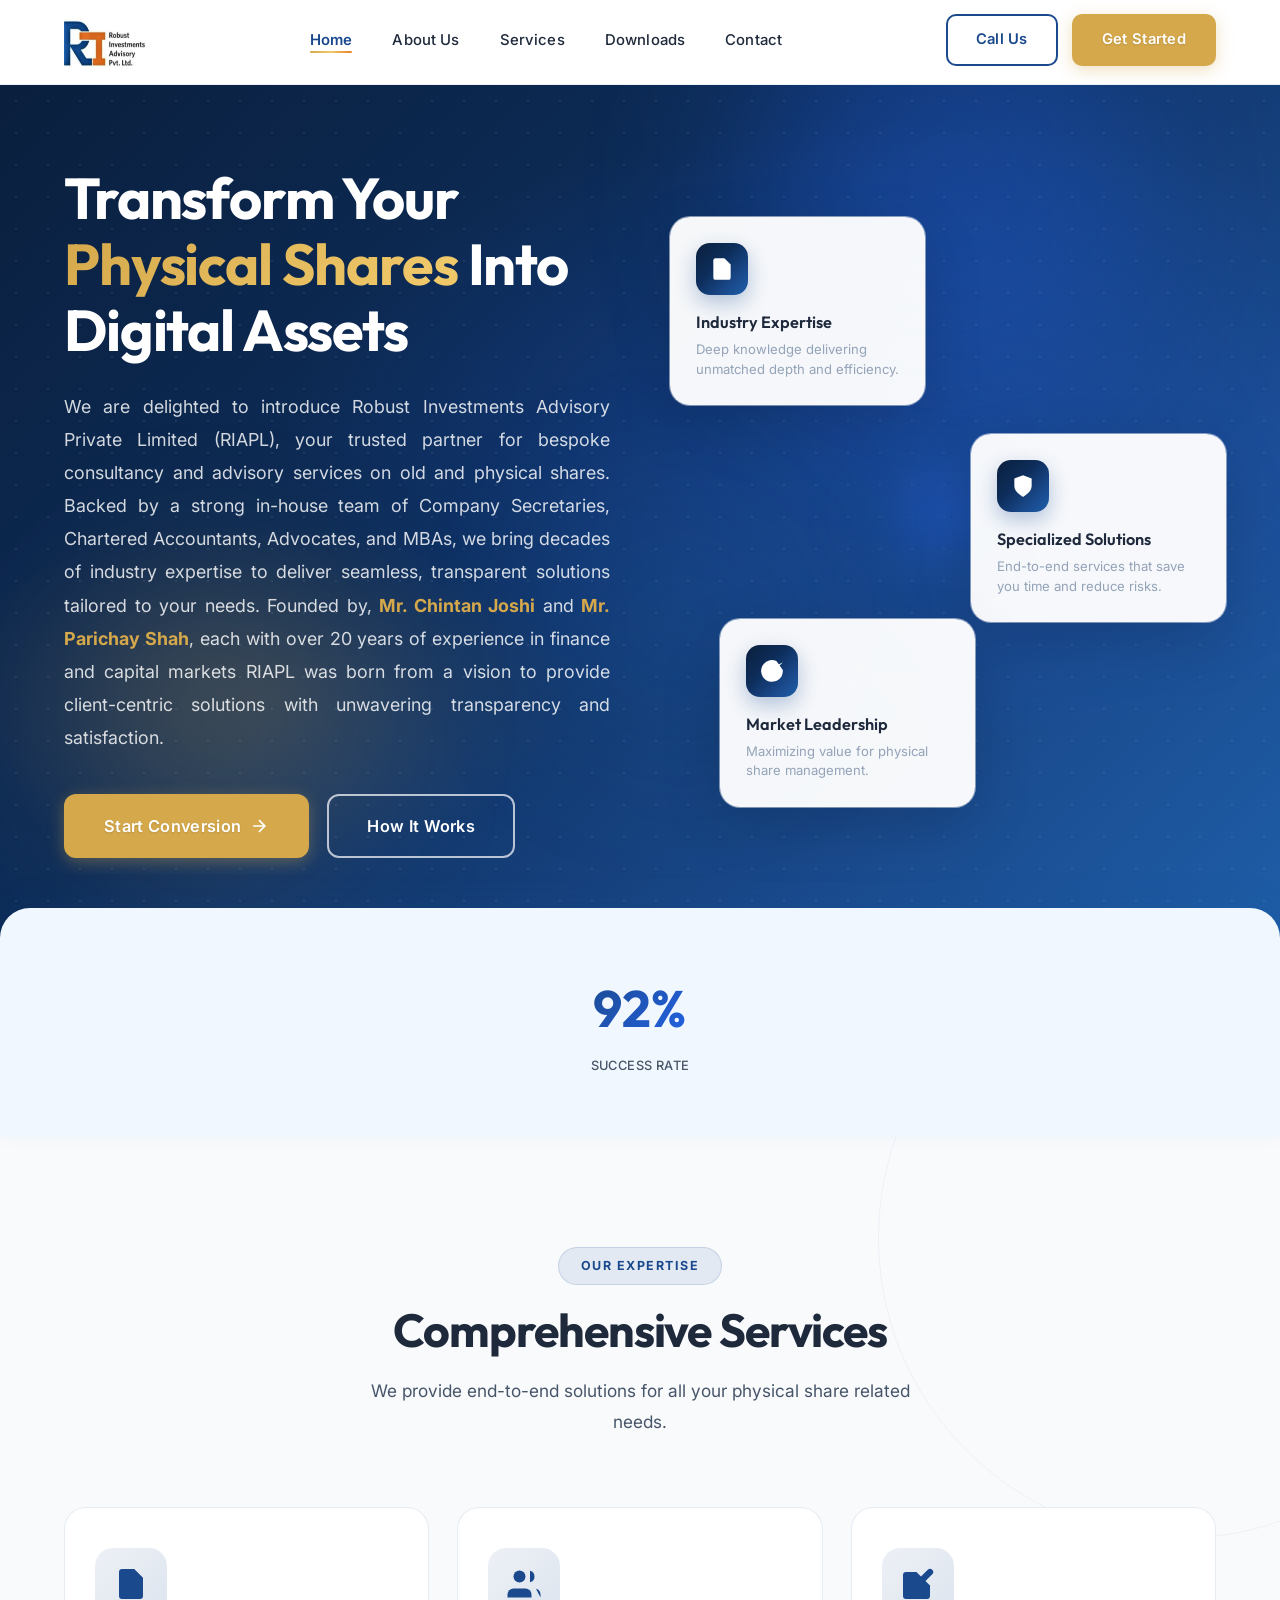
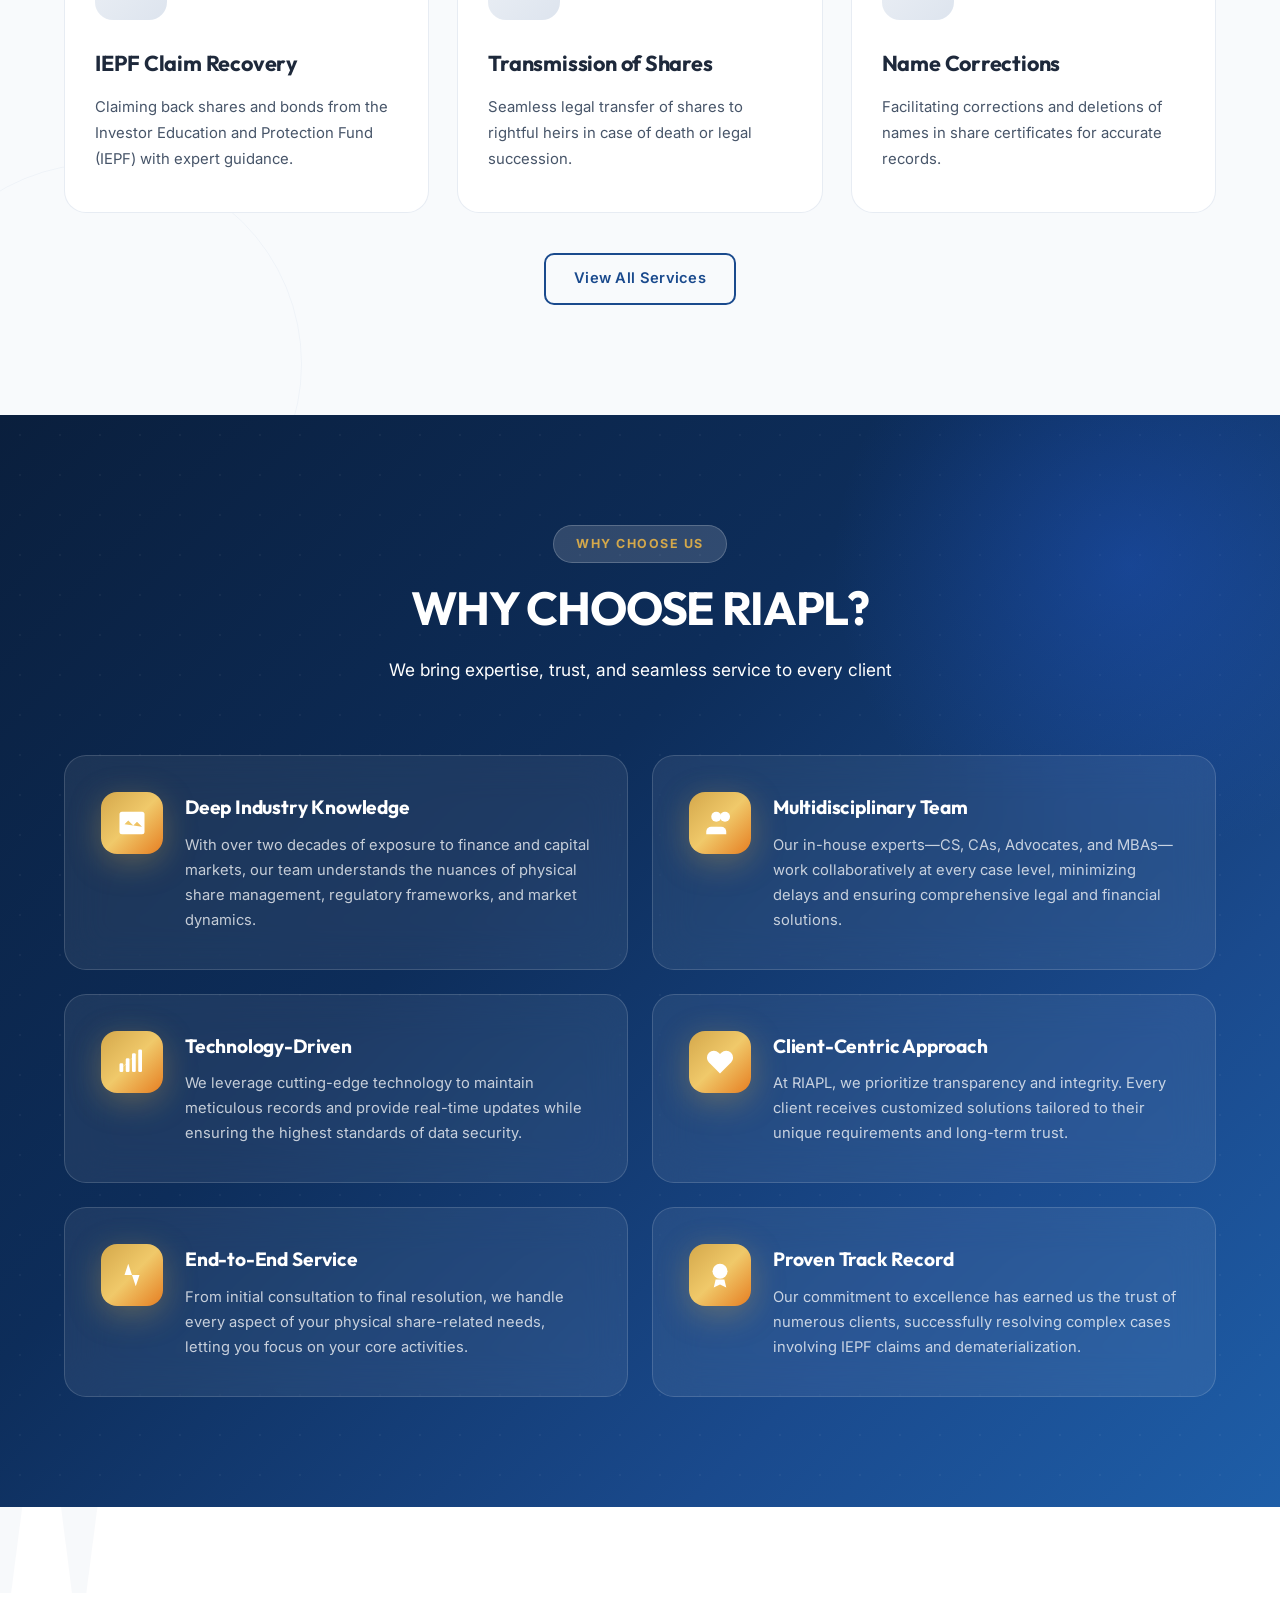
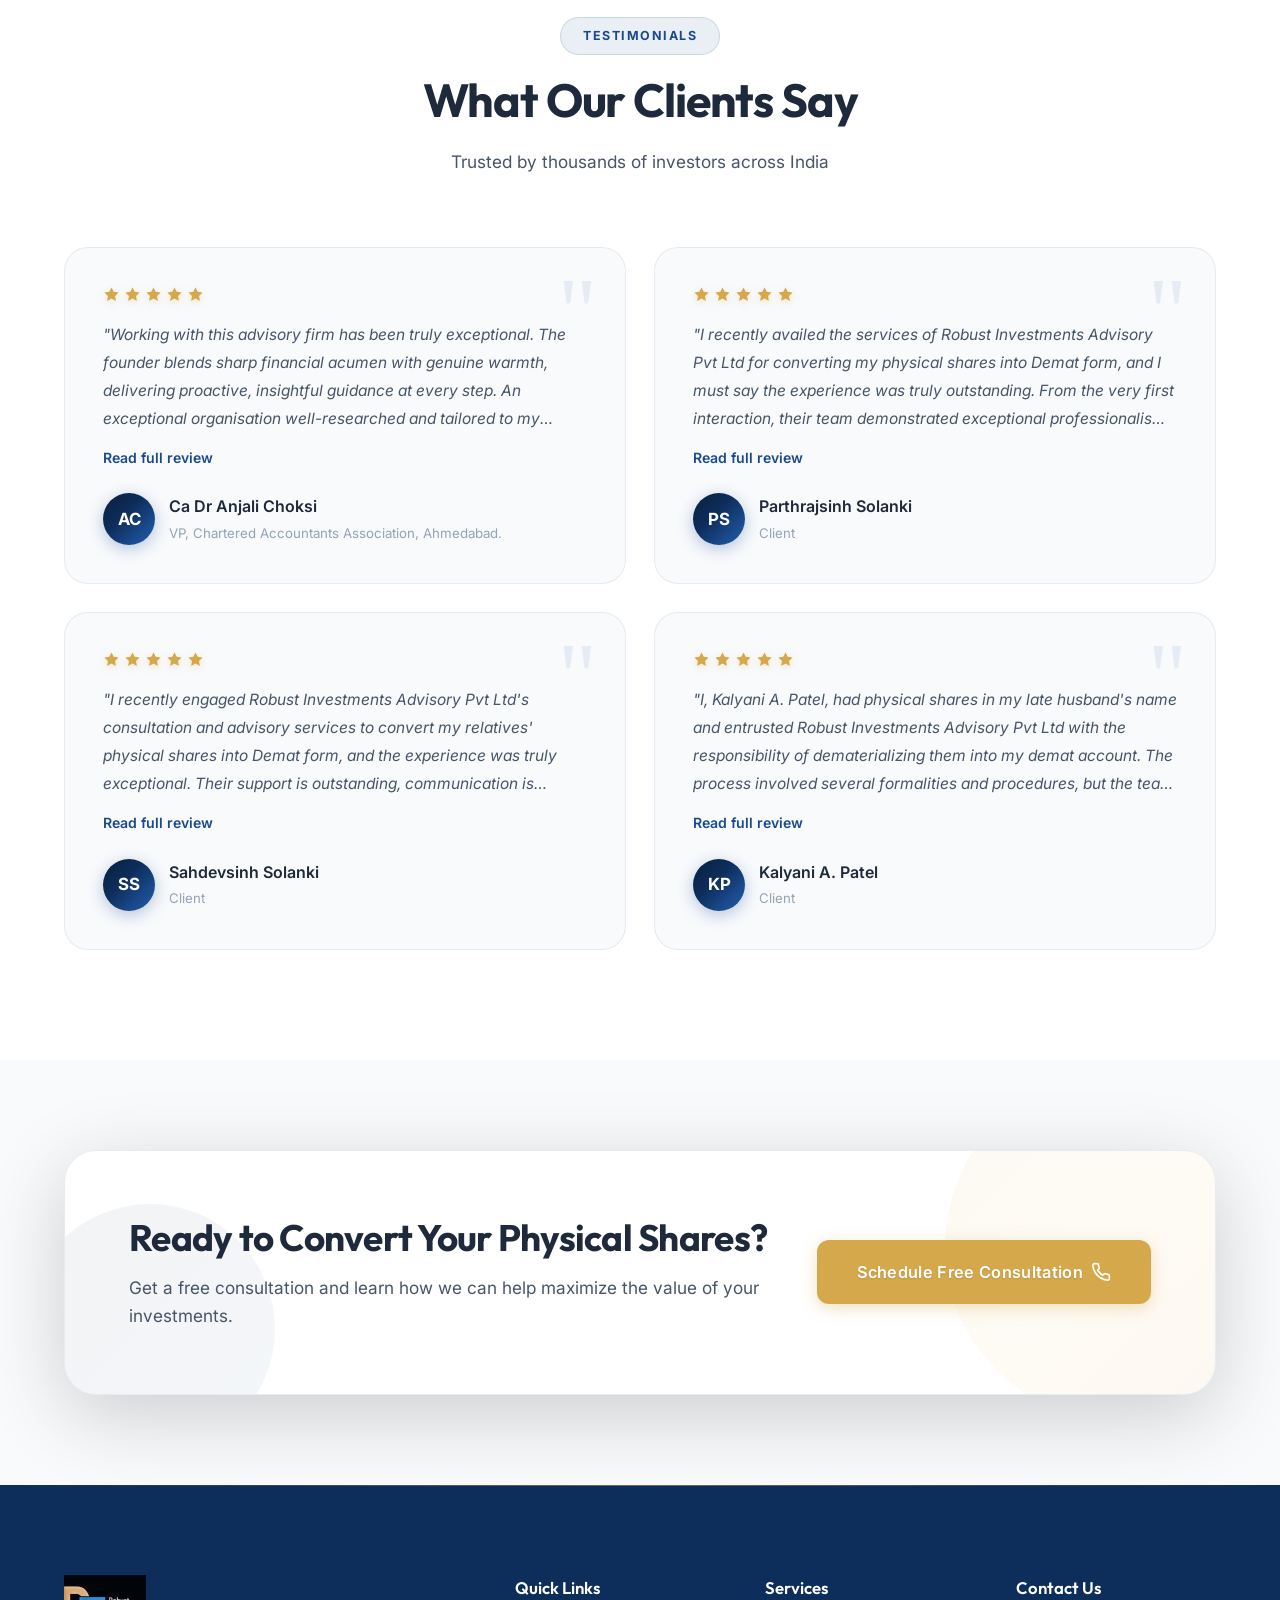
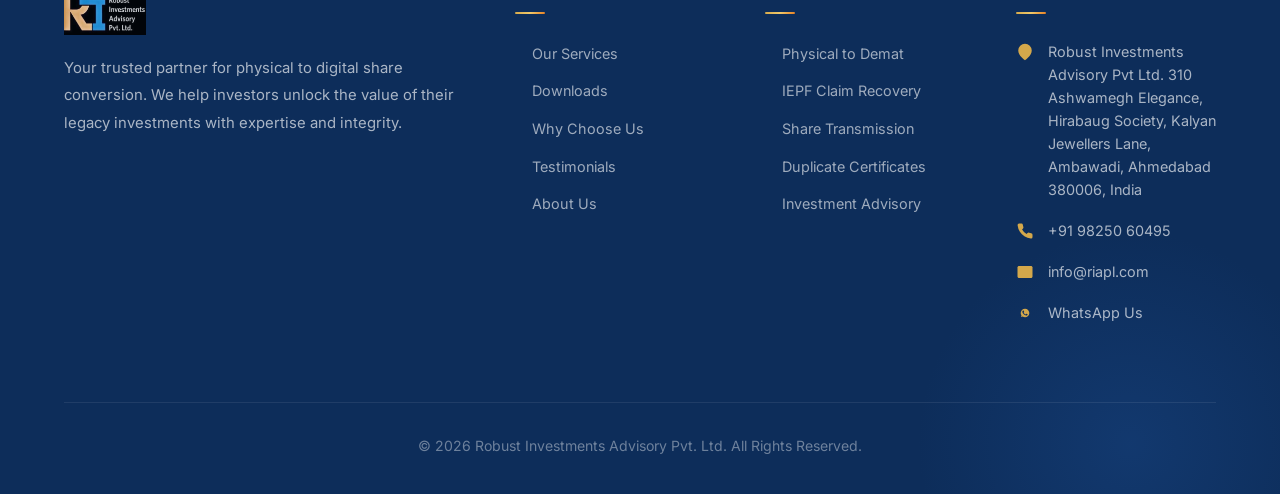
<file: index.html>
<!DOCTYPE html>
<html lang="en">

<head>
    <meta charset="UTF-8">
    <meta name="viewport" content="width=device-width, initial-scale=1.0">
    <title>Robust Investments Advisory Pvt. Ltd. | Physical to Digital Share Conversion</title>
    <meta name="description"
        content="Transform your physical demat pages into digital shares with Robust Investments Advisory. Expert guidance for seamless share dematerialization and conversion services.">
    <link rel="icon" type="image/png" href="assets/logo.png">

    <!-- Fonts -->
    <link rel="preconnect" href="https://fonts.googleapis.com">
    <link rel="preconnect" href="https://fonts.gstatic.com" crossorigin>
    <link
        href="https://fonts.googleapis.com/css2?family=Inter:wght@400;500;600;700&family=Outfit:wght@500;600;700&display=swap"
        rel="stylesheet">

    <!-- Styles -->
    <link rel="stylesheet" href="https://unpkg.com/aos@next/dist/aos.css" />
    <link rel="stylesheet" href="css/styles.css">
</head>

<body>
    <div class="page-transition"></div>

    <!-- Header -->
    <header id="header">
        <div class="container">
            <nav>
                <a href="index.html" class="logo">
                    <img src="assets/logo.png" alt="Robust Investments Advisory">
                </a>

                <ul class="nav-links">
                    <li><a href="index.html" class="active">Home</a></li>
                    <li><a href="html/about.html">About Us</a></li>
                    <li><a href="html/services.html">Services</a></li>
                    <li><a href="html/downloads.html">Downloads</a></li>
                    <li><a href="html/contact.html">Contact</a></li>
                </ul>

                <div class="nav-cta">
                    <a href="tel:+919825060495" class="btn btn-outline">Call Us</a>
                    <a href="html/contact.html" class="btn btn-primary">Get Started</a>
                </div>

                <div class="menu-toggle">
                    <span></span>
                    <span></span>
                    <span></span>
                </div>
            </nav>
        </div>
    </header>

    <!-- Hero Section -->
    <section class="hero" id="home">
        <div class="container">
            <div class="hero-content">
                <div class="hero-text" data-aos="fade-right">
                    <h1>Transform Your <span>Physical Shares</span> Into Digital Assets</h1>
                    <p style="text-align: justify;">We are delighted to introduce Robust Investments Advisory Private
                        Limited (RIAPL), your
                        trusted partner for bespoke consultancy and advisory services on old and physical shares.
                        Backed by a strong in-house team of Company Secretaries, Chartered Accountants, Advocates,
                        and MBAs, we bring decades of industry expertise to deliver seamless, transparent solutions
                        tailored to your needs. Founded by, <b style="color: var(--accent-gold);">Mr. Chintan Joshi</b>
                        and <b style="color: var(--accent-gold);">Mr. Parichay Shah</b>, each with over 20
                        years of experience in finance and capital markets RIAPL was born from a vision to provide
                        client-centric solutions with unwavering transparency and satisfaction.</p>

                    <div class="hero-buttons">
                        <a href="html/contact.html" class="btn btn-primary btn-large">
                            Start Conversion
                            <svg width="20" height="20" viewBox="0 0 24 24" fill="none" stroke="currentColor"
                                stroke-width="2">
                                <path d="M5 12h14M12 5l7 7-7 7" />
                            </svg>
                        </a>
                        <a href="html/services.html" class="btn btn-outline btn-large">How It Works</a>
                    </div>
                </div>

                <div class="hero-visual">
                    <div class="hero-graphic">
                        <div class="floating-card">
                            <div class="card-icon">
                                <svg viewBox="0 0 24 24">
                                    <path d="M14 2H6a2 2 0 0 0-2 2v16a2 2 0 0 0 2 2h12a2 2 0 0 0 2-2V8z" />
                                    <path d="M14 2v6h6M16 13H8M16 17H8M10 9H8" />
                                </svg>
                            </div>
                            <h4>Industry Expertise</h4>
                            <p>Deep knowledge delivering unmatched depth and efficiency.</p>
                        </div>

                        <div class="floating-card">
                            <div class="card-icon">
                                <svg viewBox="0 0 24 24">
                                    <path d="M12 22s8-4 8-10V5l-8-3-8 3v7c0 6 8 10 8 10z" />
                                </svg>
                            </div>
                            <h4>Specialized Solutions</h4>
                            <p>End-to-end services that save you time and reduce risks.</p>
                        </div>

                        <div class="floating-card">
                            <div class="card-icon">
                                <svg viewBox="0 0 24 24">
                                    <path d="M22 11.08V12a10 10 0 1 1-5.93-9.14" />
                                    <path d="M22 4L12 14.01l-3-3" />
                                </svg>
                            </div>
                            <h4>Market Leadership</h4>
                            <p>Maximizing value for physical share management.</p>
                        </div>
                    </div>
                </div>
            </div>
        </div>
    </section>

    <!-- Stats Bar -->
    <section class="stats-bar" data-aos="fade-up">
        <div class="container">
            <div class="hero-stats">
                <div class="stat-item reveal">
                    <h3>99%</h3>
                    <p>Success Rate</p>
                </div>
            </div>
        </div>
    </section>

    <!-- Services Section (Brief) -->
    <section class="services" id="services">
        <div class="container">
            <div class="section-header" data-aos="fade-up">
                <span class="section-tag">Our Expertise</span>
                <h2>Comprehensive Services</h2>
                <p>We provide end-to-end solutions for all your physical share related needs.</p>
            </div>

            <div class="services-grid">
                <div class="service-card" data-aos="fade-up" data-aos-delay="100">
                    <div class="service-icon">
                        <svg viewBox="0 0 24 24">
                            <path d="M14 2H6a2 2 0 0 0-2 2v16a2 2 0 0 0 2 2h12a2 2 0 0 0 2-2V8z" />
                            <path d="M14 2v6h6M12 18v-6M9 15l3 3 3-3" />
                        </svg>
                    </div>
                    <h3>IEPF Claim Recovery</h3>
                    <p>Claiming back shares and bonds from the Investor Education and Protection Fund (IEPF) with expert
                        guidance.</p>
                </div>

                <div class="service-card" data-aos="fade-up" data-aos-delay="300">
                    <div class="service-icon">
                        <svg viewBox="0 0 24 24">
                            <path d="M17 21v-2a4 4 0 0 0-4-4H5a4 4 0 0 0-4 4v2" />
                            <circle cx="9" cy="7" r="4" />
                            <path d="M23 21v-2a4 4 0 0 0-3-3.87M16 3.13a4 4 0 0 1 0 7.75" />
                        </svg>
                    </div>
                    <h3>Transmission of Shares</h3>
                    <p>Seamless legal transfer of shares to rightful heirs in case of death or legal succession.</p>
                </div>

                <div class="service-card" data-aos="fade-up" data-aos-delay="400">
                    <div class="service-icon">
                        <svg viewBox="0 0 24 24">
                            <path d="M11 4H4a2 2 0 0 0-2 2v14a2 2 0 0 0 2 2h14a2 2 0 0 0 2-2v-7" />
                            <path d="M18.5 2.5a2.121 2.121 0 0 1 3 3L12 15l-4 1 1-4 9.5-9.5z" />
                        </svg>
                    </div>
                    <h3>Name Corrections</h3>
                    <p>Facilitating corrections and deletions of names in share certificates for accurate records.</p>
                </div>
            </div>

            <div style="text-align: center; margin-top: 40px;" data-aos="fade-up">
                <a href="html/services.html" class="btn btn-outline">View All Services</a>
            </div>
        </div>
    </section>

    <!-- Why Choose Us -->
    <section class="why-us" id="why-us">
        <div class="container">
            <div class="section-header" data-aos="fade-up">
                <span class="section-tag">Why Choose Us</span>
                <h2>WHY CHOOSE RIAPL?</h2>
                <p>We bring expertise, trust, and seamless service to every client</p>
            </div>

            <div class="features-grid">
                <div class="feature-card" data-aos="fade-right" data-aos-delay="100">
                    <div class="feature-icon">
                        <svg viewBox="0 0 24 24">
                            <path
                                d="M22 19V5a2 2 0 0 0-2-2H4a2 2 0 0 0-2 2v14a2 2 0 0 0 2 2h16a2 2 0 0 0 2-2zM6 13l3-3 4 4 3-3 4 4" />
                        </svg>
                    </div>
                    <div class="feature-content">
                        <h3>Deep Industry Knowledge</h3>
                        <p>With over two decades of exposure to finance and capital markets, our team understands the
                            nuances of physical share management, regulatory frameworks, and market dynamics.</p>
                    </div>
                </div>

                <div class="feature-card" data-aos="fade-right" data-aos-delay="200">
                    <div class="feature-icon">
                        <svg viewBox="0 0 24 24">
                            <path d="M17 21v-2a4 4 0 0 0-4-4H5a4 4 0 0 0-4 4v2" />
                            <circle cx="9" cy="7" r="4" />
                            <circle cx="16" cy="7" r="4" />
                        </svg>
                    </div>
                    <div class="feature-content">
                        <h3>Multidisciplinary Team</h3>
                        <p>Our in-house experts—CS, CAs, Advocates, and MBAs—work collaboratively at every case level,
                            minimizing delays and ensuring comprehensive legal and financial solutions.</p>
                    </div>
                </div>

                <div class="feature-card" data-aos="fade-right" data-aos-delay="300">
                    <div class="feature-icon">
                        <svg viewBox="0 0 24 24">
                            <rect x="2" y="13" width="3" height="7" rx="1" />
                            <rect x="7" y="9" width="3" height="11" rx="1" />
                            <rect x="12" y="5" width="3" height="15" rx="1" />
                            <rect x="17" y="2" width="3" height="18" rx="1" />
                            <polyline points="2,18 7,14 12,9 17,5" stroke-width="1.5" />
                            <polyline points="14,4 17,5 18,8" stroke-width="1.3" fill="none" />
                        </svg>
                    </div>
                    <div class="feature-content">
                        <h3>Technology-Driven</h3>
                        <p>We leverage cutting-edge technology to maintain meticulous records and provide real-time
                            updates while ensuring the highest standards of data security.</p>
                    </div>
                </div>

                <div class="feature-card" data-aos="fade-right" data-aos-delay="400">
                    <div class="feature-icon">
                        <svg viewBox="0 0 24 24">
                            <path
                                d="M20.84 4.61a5.5 5.5 0 0 0-7.78 0L12 5.67l-1.06-1.06a5.5 5.5 0 0 0-7.78 7.78l1.06 1.06L12 21.23l7.78-7.78 1.06-1.06a5.5 5.5 0 0 0 0-7.78z" />
                        </svg>
                    </div>
                    <div class="feature-content">
                        <h3>Client-Centric Approach</h3>
                        <p>At RIAPL, we prioritize transparency and integrity. Every client receives customized
                            solutions tailored to their unique requirements and long-term trust.</p>
                    </div>
                </div>

                <div class="feature-card" data-aos="fade-right" data-aos-delay="500">
                    <div class="feature-icon">
                        <svg viewBox="0 0 24 24">
                            <polyline points="22 12 18 12 15 21 9 3 6 12 2 12" />
                        </svg>
                    </div>
                    <div class="feature-content">
                        <h3>End-to-End Service</h3>
                        <p>From initial consultation to final resolution, we handle every aspect of your physical
                            share-related needs, letting you focus on your core activities.</p>
                    </div>
                </div>

                <div class="feature-card" data-aos="fade-right" data-aos-delay="600">
                    <div class="feature-icon">
                        <svg viewBox="0 0 24 24">
                            <circle cx="12" cy="9" r="6" />
                            <path d="M9 9l2 2 4-4" />
                            <path d="M8.5 15.5L7 22l5-2.5L17 22l-1.5-6.5" />
                        </svg>
                    </div>
                    <div class="feature-content">
                        <h3>Proven Track Record</h3>
                        <p>Our commitment to excellence has earned us the trust of numerous clients, successfully
                            resolving complex cases involving IEPF claims and dematerialization.</p>
                    </div>
                </div>
            </div>
        </div>
    </section>

    <!-- Testimonials -->
    <section class="testimonials" id="testimonials">
        <div class="container">
            <div class="section-header" data-aos="fade-up">
                <span class="section-tag">Testimonials</span>
                <h2>What Our Clients Say</h2>
                <p>Trusted by thousands of investors across India</p>
            </div>

            <div class="testimonials-grid">
                <div class="testimonial-card" data-aos="fade-up" data-aos-delay="100">
                    <div class="stars">
                        <svg viewBox="0 0 24 24">
                            <polygon points="12 2 15.09 8.26 22 9.27 17 14.14 18.18 21.02 12 17.77 5.82 21.02 7 14.14 2 9.27 8.91 8.26 12 2" />
                        </svg>
                        <svg viewBox="0 0 24 24">
                            <polygon points="12 2 15.09 8.26 22 9.27 17 14.14 18.18 21.02 12 17.77 5.82 21.02 7 14.14 2 9.27 8.91 8.26 12 2" />
                        </svg>
                        <svg viewBox="0 0 24 24">
                            <polygon points="12 2 15.09 8.26 22 9.27 17 14.14 18.18 21.02 12 17.77 5.82 21.02 7 14.14 2 9.27 8.91 8.26 12 2" />
                        </svg>
                        <svg viewBox="0 0 24 24">
                            <polygon points="12 2 15.09 8.26 22 9.27 17 14.14 18.18 21.02 12 17.77 5.82 21.02 7 14.14 2 9.27 8.91 8.26 12 2" />
                        </svg>
                        <svg viewBox="0 0 24 24">
                            <polygon points="12 2 15.09 8.26 22 9.27 17 14.14 18.18 21.02 12 17.77 5.82 21.02 7 14.14 2 9.27 8.91 8.26 12 2" />
                        </svg>
                    </div>
                    <div class="testimonial-text">
                        <blockquote>"Working with this advisory firm has been truly exceptional. The founder blends sharp financial acumen with genuine warmth, delivering proactive, insightful guidance at every step. An exceptional organisation well-researched and tailored to my needs.<br><br>If trust and performance matter, this is where your money belongs."</blockquote>
                    </div>
                    <span class="read-more-btn">Read full review</span>
                    <div class="testimonial-author">
                        <div class="author-avatar">AC</div>
                        <div class="author-info">
                            <h4>Ca Dr Anjali Choksi</h4>
                            <p>VP, Chartered Accountants Association, Ahmedabad.</p>
                        </div>
                    </div>
                </div>

                <div class="testimonial-card" data-aos="fade-up" data-aos-delay="200">
                    <div class="stars">
                        <svg viewBox="0 0 24 24">
                            <polygon points="12 2 15.09 8.26 22 9.27 17 14.14 18.18 21.02 12 17.77 5.82 21.02 7 14.14 2 9.27 8.91 8.26 12 2" />
                        </svg>
                        <svg viewBox="0 0 24 24">
                            <polygon points="12 2 15.09 8.26 22 9.27 17 14.14 18.18 21.02 12 17.77 5.82 21.02 7 14.14 2 9.27 8.91 8.26 12 2" />
                        </svg>
                        <svg viewBox="0 0 24 24">
                            <polygon points="12 2 15.09 8.26 22 9.27 17 14.14 18.18 21.02 12 17.77 5.82 21.02 7 14.14 2 9.27 8.91 8.26 12 2" />
                        </svg>
                        <svg viewBox="0 0 24 24">
                            <polygon points="12 2 15.09 8.26 22 9.27 17 14.14 18.18 21.02 12 17.77 5.82 21.02 7 14.14 2 9.27 8.91 8.26 12 2" />
                        </svg>
                        <svg viewBox="0 0 24 24">
                            <polygon points="12 2 15.09 8.26 22 9.27 17 14.14 18.18 21.02 12 17.77 5.82 21.02 7 14.14 2 9.27 8.91 8.26 12 2" />
                        </svg>
                    </div>
                    <div class="testimonial-text">
                        <blockquote>"I recently availed the services of Robust Investments Advisory Pvt Ltd for converting my physical shares into Demat form, and I must say the experience was truly outstanding. From the very first interaction, their team demonstrated exceptional professionalism and clarity. Every step of the process was well-explained, leaving no room for confusion or anxiety. What impressed me most was their process-driven approach — everything was systematic, efficient, and completed well within the promised timelines. The communication throughout was prompt, transparent, and reassuring. Whenever I had a query, the team responded quickly with detailed and helpful answers. The team at Robust Investments is knowledgeable, courteous, and genuinely dedicated to helping their clients. I am extremely satisfied with their service and would highly recommend them to anyone looking to convert physical shares into Demat form with complete peace of mind."</blockquote>
                    </div>
                    <span class="read-more-btn">Read full review</span>
                    <div class="testimonial-author">
                        <div class="author-avatar">PS</div>
                        <div class="author-info">
                            <h4>Parthrajsinh Solanki</h4>
                            <p>Client</p>
                        </div>
                    </div>
                </div>

                <div class="testimonial-card" data-aos="fade-up" data-aos-delay="300">
                    <div class="stars">
                        <svg viewBox="0 0 24 24">
                            <polygon points="12 2 15.09 8.26 22 9.27 17 14.14 18.18 21.02 12 17.77 5.82 21.02 7 14.14 2 9.27 8.91 8.26 12 2" />
                        </svg>
                        <svg viewBox="0 0 24 24">
                            <polygon points="12 2 15.09 8.26 22 9.27 17 14.14 18.18 21.02 12 17.77 5.82 21.02 7 14.14 2 9.27 8.91 8.26 12 2" />
                        </svg>
                        <svg viewBox="0 0 24 24">
                            <polygon points="12 2 15.09 8.26 22 9.27 17 14.14 18.18 21.02 12 17.77 5.82 21.02 7 14.14 2 9.27 8.91 8.26 12 2" />
                        </svg>
                        <svg viewBox="0 0 24 24">
                            <polygon points="12 2 15.09 8.26 22 9.27 17 14.14 18.18 21.02 12 17.77 5.82 21.02 7 14.14 2 9.27 8.91 8.26 12 2" />
                        </svg>
                        <svg viewBox="0 0 24 24">
                            <polygon points="12 2 15.09 8.26 22 9.27 17 14.14 18.18 21.02 12 17.77 5.82 21.02 7 14.14 2 9.27 8.91 8.26 12 2" />
                        </svg>
                    </div>
                    <div class="testimonial-text">
                        <blockquote>"I recently engaged Robust Investments Advisory Pvt Ltd's consultation and advisory services to convert my relatives' physical shares into Demat form, and the experience was truly exceptional. Their support is outstanding, communication is prompt and clear, and the process-driven team and organization made everything seamless and stress-free. I am very happy with the outstanding results and will definitely recommend them to everyone I know!"</blockquote>
                    </div>
                    <span class="read-more-btn">Read full review</span>
                    <div class="testimonial-author">
                        <div class="author-avatar">SS</div>
                        <div class="author-info">
                            <h4>Sahdevsinh Solanki</h4>
                            <p>Client</p>
                        </div>
                    </div>
                </div>

                <div class="testimonial-card" data-aos="fade-up" data-aos-delay="400">
                    <div class="stars">
                        <svg viewBox="0 0 24 24">
                            <polygon points="12 2 15.09 8.26 22 9.27 17 14.14 18.18 21.02 12 17.77 5.82 21.02 7 14.14 2 9.27 8.91 8.26 12 2" />
                        </svg>
                        <svg viewBox="0 0 24 24">
                            <polygon points="12 2 15.09 8.26 22 9.27 17 14.14 18.18 21.02 12 17.77 5.82 21.02 7 14.14 2 9.27 8.91 8.26 12 2" />
                        </svg>
                        <svg viewBox="0 0 24 24">
                            <polygon points="12 2 15.09 8.26 22 9.27 17 14.14 18.18 21.02 12 17.77 5.82 21.02 7 14.14 2 9.27 8.91 8.26 12 2" />
                        </svg>
                        <svg viewBox="0 0 24 24">
                            <polygon points="12 2 15.09 8.26 22 9.27 17 14.14 18.18 21.02 12 17.77 5.82 21.02 7 14.14 2 9.27 8.91 8.26 12 2" />
                        </svg>
                        <svg viewBox="0 0 24 24">
                            <polygon points="12 2 15.09 8.26 22 9.27 17 14.14 18.18 21.02 12 17.77 5.82 21.02 7 14.14 2 9.27 8.91 8.26 12 2" />
                        </svg>
                    </div>
                    <div class="testimonial-text">
                        <blockquote>"I, Kalyani A. Patel, had physical shares in my late husband's name and entrusted Robust Investments Advisory Pvt Ltd with the responsibility of dematerializing them into my demat account. The process involved several formalities and procedures, but the team handled everything with great professionalism and efficiency. I am truly happy with their work. They successfully completed the entire process smoothly and kept me informed at every stage. Their dedication, expertise, and customer-centric approach gave me complete peace of mind during this transition. I sincerely appreciate their efforts and highly recommend Robust Investments Advisory Pvt Ltd to anyone seeking reliable investment advisory and demat services."</blockquote>
                    </div>
                    <span class="read-more-btn">Read full review</span>
                    <div class="testimonial-author">
                        <div class="author-avatar">KP</div>
                        <div class="author-info">
                            <h4>Kalyani A. Patel</h4>
                            <p>Client</p>
                        </div>
                    </div>
                </div>
            </div>
        </div>
    </section>

    <!-- CTA Section -->
    <section class="cta">
        <div class="container" data-aos="zoom-in">
            <div class="cta-box">
                <div class="cta-content">
                    <h2>Ready to Convert Your Physical Shares?</h2>
                    <p>Get a free consultation and learn how we can help maximize the value of your investments.</p>
                </div>
                <div class="cta-actions">
                    <a href="tel:+919825060495" class="btn btn-primary btn-large">
                        Schedule Free Consultation
                        <svg width="20" height="20" viewBox="0 0 24 24" fill="none" stroke="currentColor"
                            stroke-width="2">
                            <path
                                d="M22 16.92v3a2 2 0 0 1-2.18 2 19.79 19.79 0 0 1-8.63-3.07 19.5 19.5 0 0 1-6-6 19.79 19.79 0 0 1-3.07-8.67A2 2 0 0 1 4.11 2h3a2 2 0 0 1 2 1.72 12.84 12.84 0 0 0 .7 2.81 2 2 0 0 1-.45 2.11L8.09 9.91a16 16 0 0 0 6 6l1.27-1.27a2 2 0 0 1 2.11-.45 12.84 12.84 0 0 0 2.81.7A2 2 0 0 1 22 16.92z" />
                        </svg>
                    </a>
                </div>
            </div>
        </div>
    </section>

    <!-- Footer -->
    <footer>
        <div class="container">
            <div class="footer-content">
                <div class="footer-brand">
                    <img src="assets/logo.png" alt="Robust Investments Advisory">
                    <p>Your trusted partner for physical to digital share conversion. We help investors unlock the value
                        of their legacy investments with expertise and integrity.</p>
                </div>

                <div class="footer-column">
                    <h4>Quick Links</h4>
                    <ul>
                        <li><a href="html/services.html">Our Services</a></li>
                        <li><a href="html/downloads.html">Downloads</a></li>
                        <li><a href="html/about.html">Why Choose Us</a></li>
                        <li><a href="#testimonials">Testimonials</a></li>
                        <li><a href="html/about.html">About Us</a></li>
                    </ul>
                </div>

                <div class="footer-column">
                    <h4>Services</h4>
                    <ul>
                        <li><a href="html/services.html">Physical to Demat</a></li>
                        <li><a href="html/services.html">IEPF Claim Recovery</a></li>
                        <li><a href="html/services.html">Share Transmission</a></li>
                        <li><a href="html/services.html">Duplicate Certificates</a></li>
                        <li><a href="html/services.html">Investment Advisory</a></li>
                    </ul>
                </div>

                <div class="footer-column">
                    <h4>Contact Us</h4>
                    <div class="contact-item">
                        <svg viewBox="0 0 24 24">
                            <path d="M21 10c0 7-9 13-9 13s-9-6-9-13a9 9 0 0 1 18 0z" />
                            <circle cx="12" cy="10" r="3" />
                        </svg>
                        <span><a href="https://maps.app.goo.gl/g95TgRDLA7wdfubs6" target="_blank"
                                style="color: inherit; text-decoration: none; transition: color 0.3s;">Robust Investments Advisory Pvt Ltd. 310 Ashwamegh Elegance, Hirabaug Society, Kalyan Jewellers Lane, Ambawadi, Ahmedabad 380006, India</a></span>
                    </div>
                    <div class="contact-item">
                        <svg viewBox="0 0 24 24">
                            <path
                                d="M22 16.92v3a2 2 0 0 1-2.18 2 19.79 19.79 0 0 1-8.63-3.07 19.5 19.5 0 0 1-6-6 19.79 19.79 0 0 1-3.07-8.67A2 2 0 0 1 4.11 2h3a2 2 0 0 1 2 1.72 12.84 12.84 0 0 0 .7 2.81 2 2 0 0 1-.45 2.11L8.09 9.91a16 16 0 0 0 6 6l1.27-1.27a2 2 0 0 1 2.11-.45 12.84 12.84 0 0 0 2.81.7A2 2 0 0 1 22 16.92z" />
                        </svg>
                        <span><a href="tel:+919825060495" style="color: inherit; text-decoration: none;">+91 98250 60495</a></span>
                    </div>
                    <div class="contact-item">
                        <svg viewBox="0 0 24 24">
                            <path d="M4 4h16c1.1 0 2 .9 2 2v12c0 1.1-.9 2-2 2H4c-1.1 0-2-.9-2-2V6c0-1.1.9-2 2-2z" />
                            <polyline points="22,6 12,13 2,6" />
                        </svg>
                        <span><a href="mailto:info@riapl.com" style="color: inherit; text-decoration: none;">info@riapl.com</a></span>
                    </div>
                    <div class="contact-item">
                        <svg viewBox="0 0 24 24" fill="currentColor">
                            <path d="M12.031 6.172c-3.181 0-5.767 2.586-5.768 5.766-.001 1.298.38 2.27 1.019 3.284l-.582 2.128 2.182-.573c.978.58 1.911.928 3.145.929 3.178 0 5.767-2.587 5.768-5.766 0-3.187-2.59-5.768-5.764-5.768zm3.393 8.243c-.144.405-.837.774-1.17.824-.299.045-.677.063-1.092-.069-.252-.08-.575-.187-.988-.365-1.739-.751-2.874-2.502-2.961-2.617-.087-.116-.708-.941-.708-1.797 0-.855.448-1.274.607-1.446.159-.171.347-.214.462-.214.116 0 .231.001.332.006.106.005.249-.04.39.298.145.347.491 1.2.535 1.287.043.087.072.188.014.304-.058.116-.087.188-.173.289-.087.101-.183.226-.26.303-.087.087-.177.183-.076.357.101.174.45 1.05.965 1.507.514.456 1.139.696 1.312.781.174.085.275.056.377-.043.101-.101.433-.506.549-.68.116-.174.231-.145.39-.087.159.058 1.012.477 1.185.564.174.087.29.13.332.202.043.072.043.405-.101.811z" />
                        </svg>
                        <span><a href="https://wa.me/919825060495" target="_blank" style="color: inherit; text-decoration: none;">WhatsApp Us</a></span>
                    </div>
                </div>
            </div>

            <div class="footer-bottom">
                <p>&copy; 2026 Robust Investments Advisory Pvt. Ltd. All Rights Reserved.</p>
            </div>
        </div>
    </footer>

    <!-- Testimonial Modal -->
    <div class="testimonial-modal" id="testimonialModal">
        <div class="modal-content">
            <button class="close-modal" aria-label="Close modal">
                <svg viewBox="0 0 24 24" fill="none" stroke="currentColor" stroke-width="2" stroke-linecap="round" stroke-linejoin="round">
                    <line x1="18" y1="6" x2="6" y2="18"></line>
                    <line x1="6" y1="6" x2="18" y2="18"></line>
                </svg>
            </button>
            <div class="modal-quote">
                <svg width="40" height="40" viewBox="0 0 24 24" fill="var(--primary-blue)" opacity="0.1">
                    <path d="M14.017 21v-7.391c0-5.704 3.731-9.57 8.983-10.609l.995 2.151c-2.432.917-3.995 3.638-3.995 5.849h4v10h-9.983zm-14.017 0v-7.391c0-5.704 3.748-9.57 9-10.609l.996 2.151c-2.433.917-3.996 3.638-3.996 5.849h3.983v10h-9.983z"/>
                </svg>
                <div class="modal-quote-text"></div>
            </div>
            <div class="testimonial-author" style="margin-top: 30px;">
                <div class="author-avatar" id="modalAvatar"></div>
                <div class="author-info">
                    <h4 id="modalAuthorName"></h4>
                    <p id="modalAuthorTitle"></p>
                </div>
            </div>
        </div>
    </div>

    <!-- Scripts -->
    <script src="https://unpkg.com/aos@next/dist/aos.js"></script>
    <script src="js/script.js"></script>
</body>

</html>
</file>
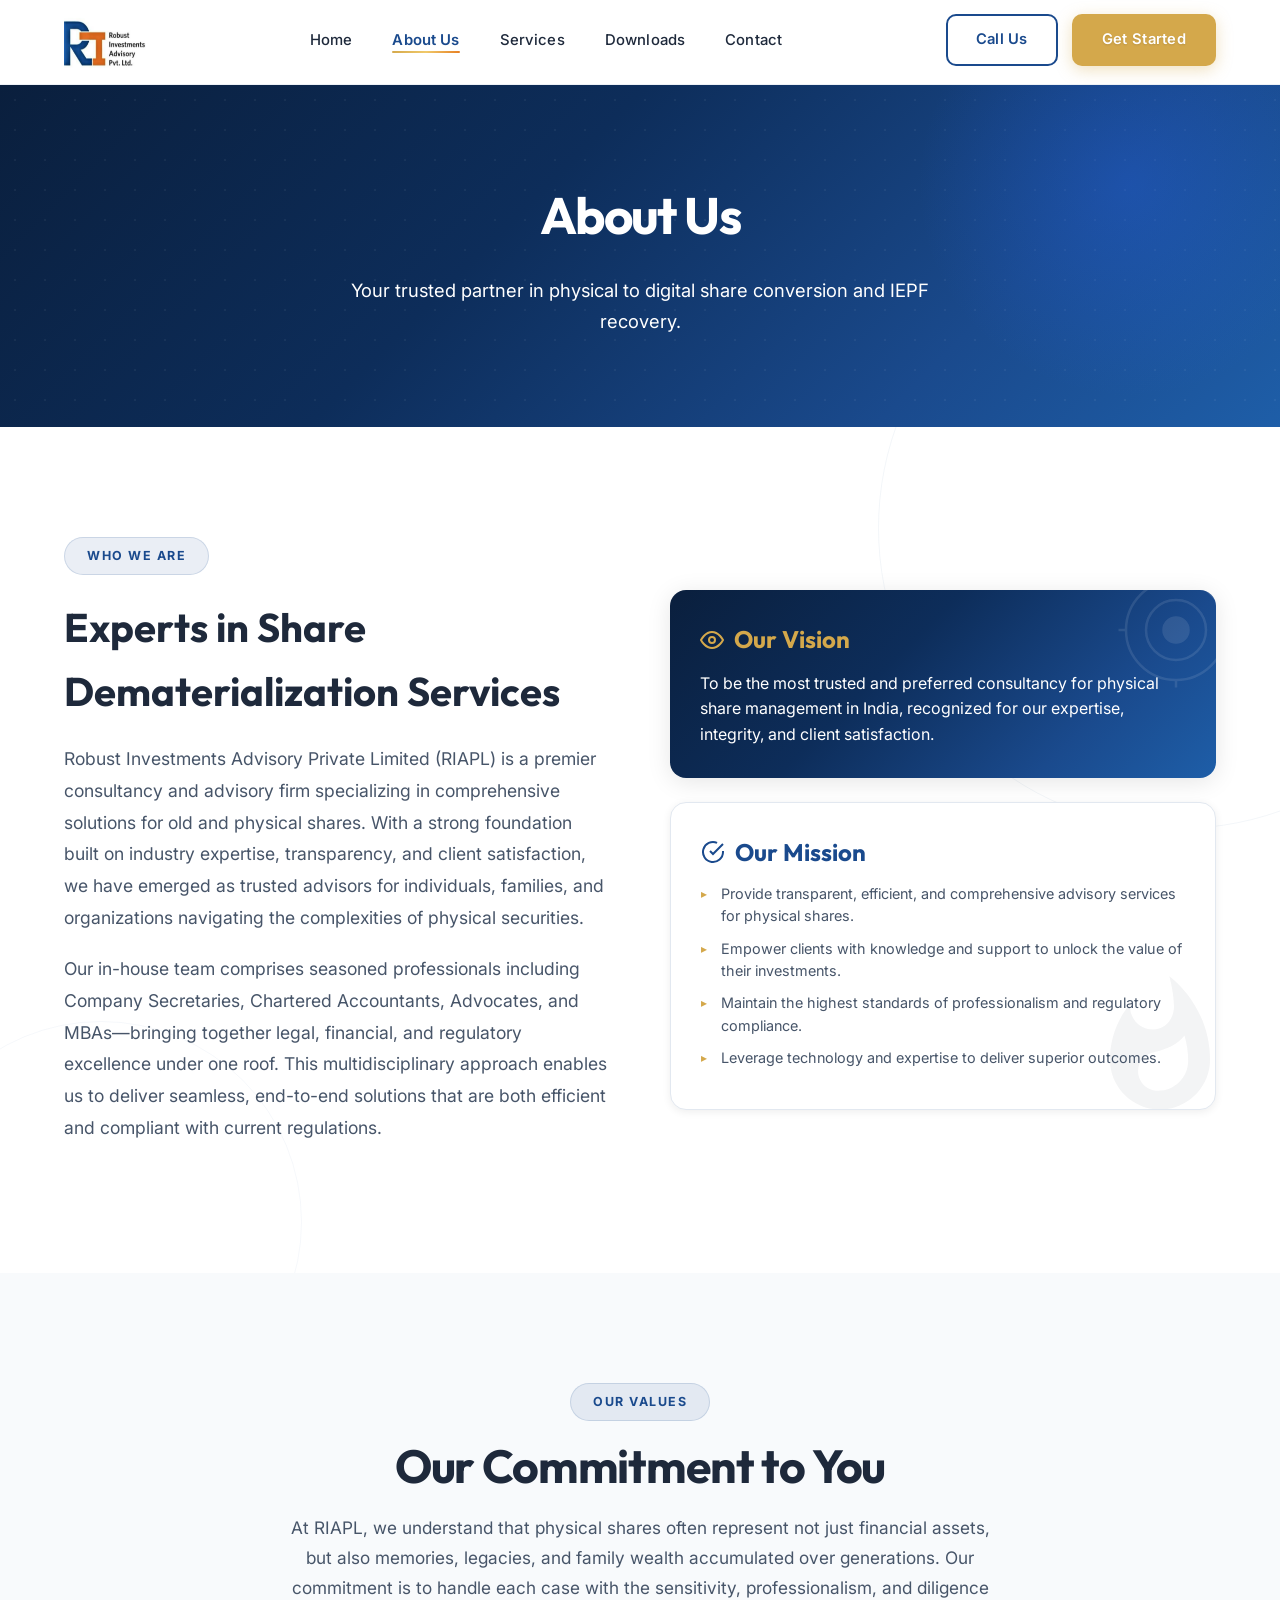
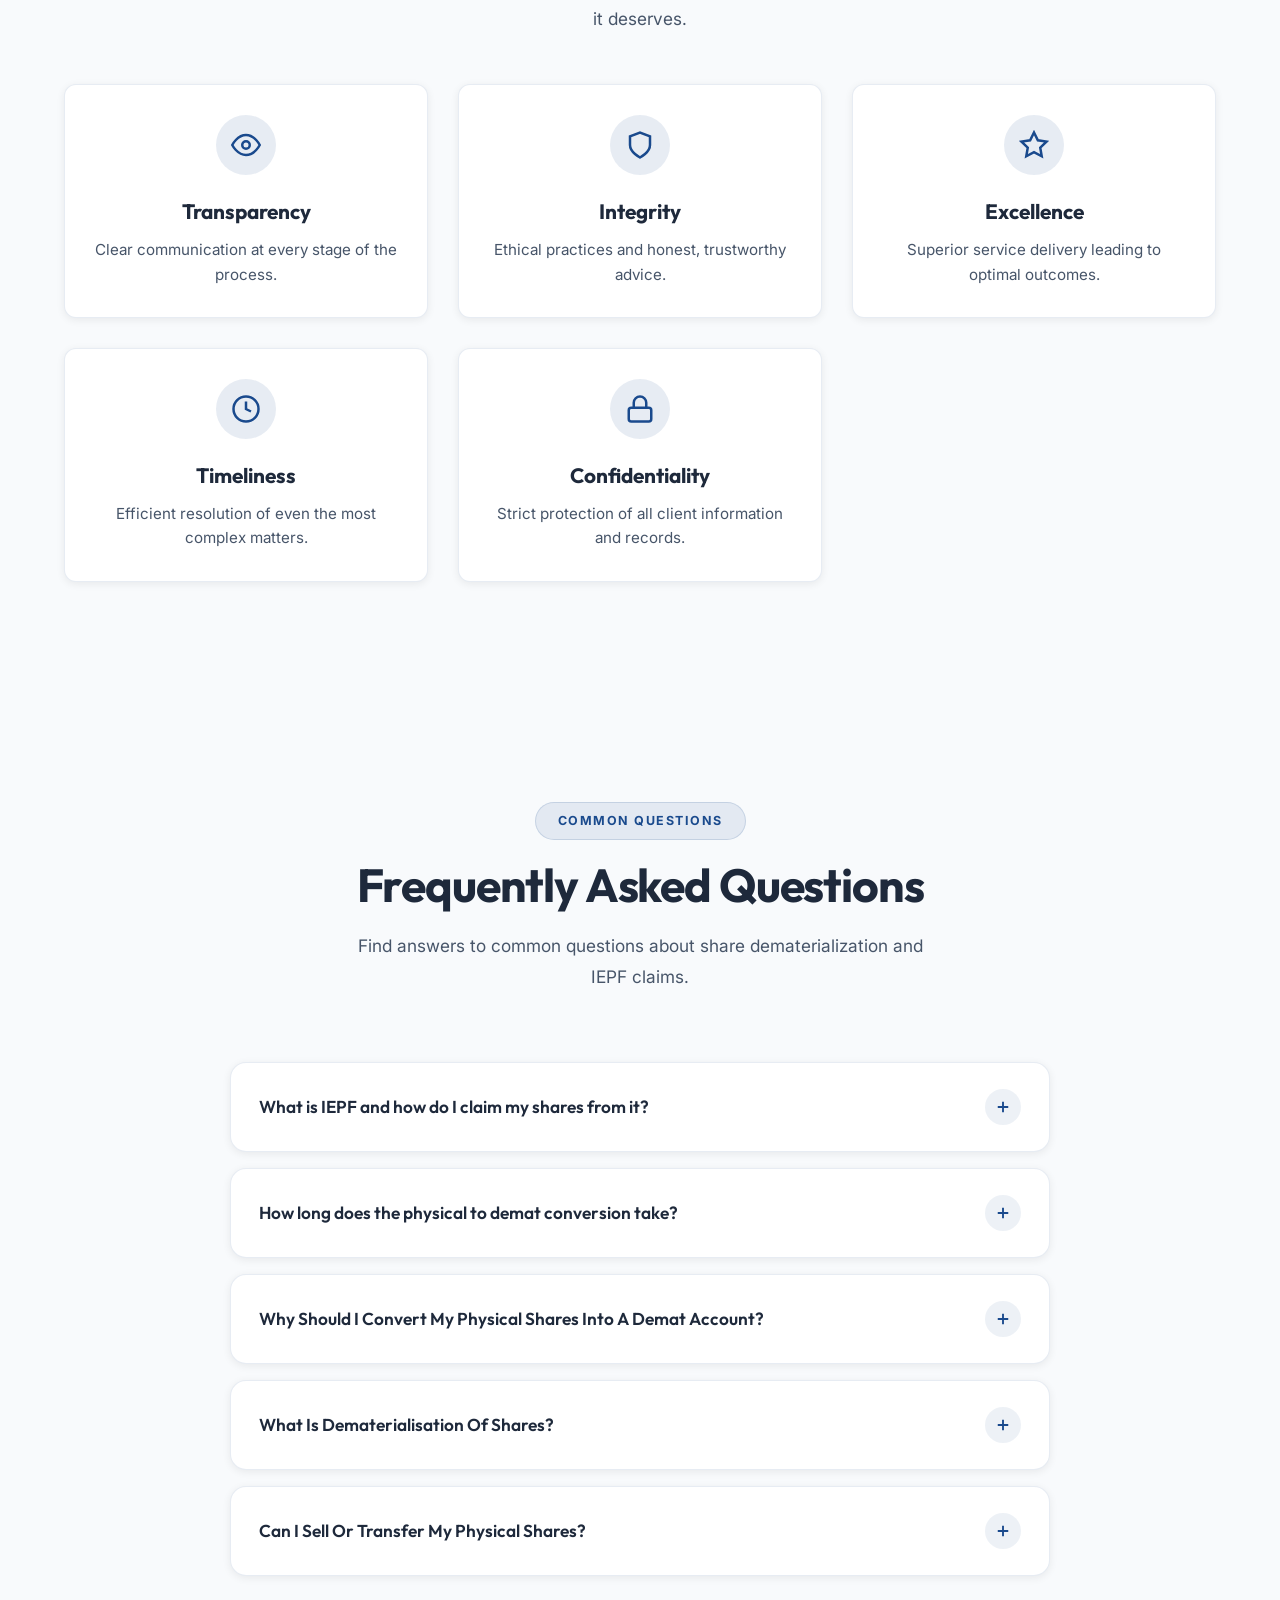
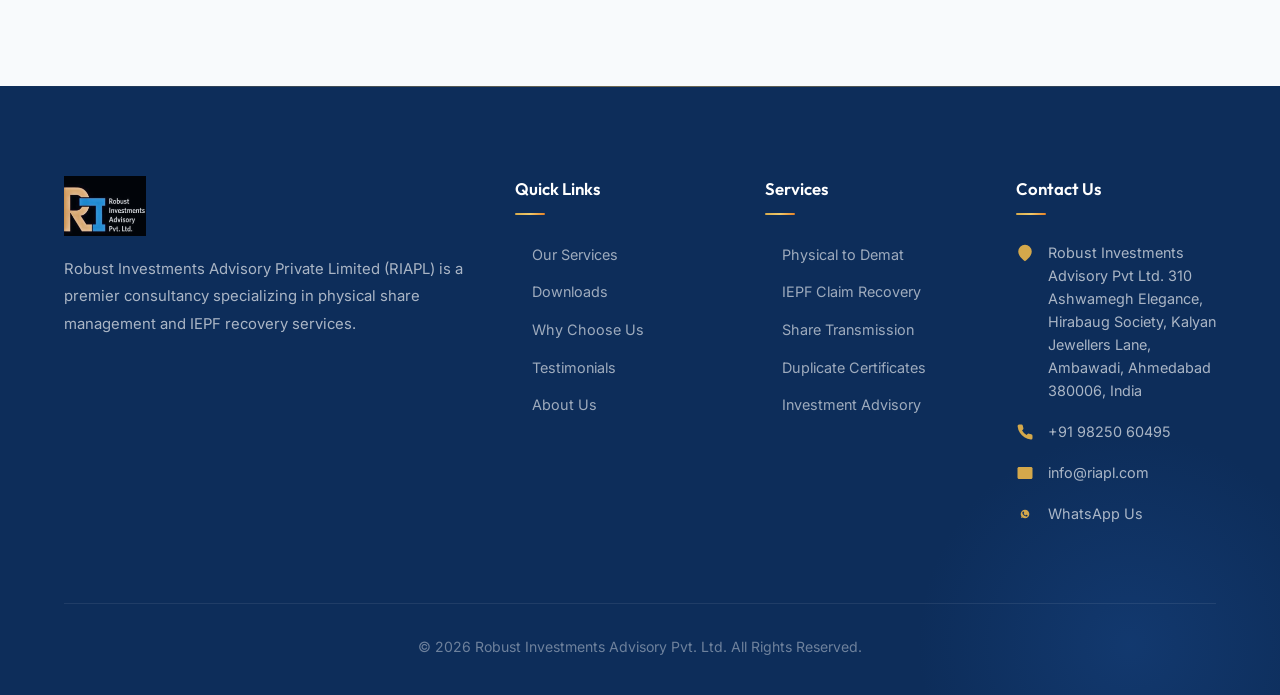
<file: html/about.html>
<!DOCTYPE html>
<html lang="en">

<head>
    <meta charset="UTF-8">
    <meta name="viewport" content="width=device-width, initial-scale=1.0">
    <title>About Us | Robust Investments Advisory</title>
    <meta name="description"
        content="Learn about Robust Investments Advisory, your trusted partner for share dematerialization and investment services.">
    <link rel="icon" type="image/png" href="../assets/logo.png">

    <!-- Fonts -->
    <link rel="preconnect" href="https://fonts.googleapis.com">
    <link rel="preconnect" href="https://fonts.gstatic.com" crossorigin>
    <link
        href="https://fonts.googleapis.com/css2?family=Inter:wght@400;500;600;700&family=Outfit:wght@500;600;700&display=swap"
        rel="stylesheet">

    <!-- Styles -->
    <link rel="stylesheet" href="../css/styles.css">
</head>

<body>
    <div class="page-transition"></div>

    <!-- Header -->
    <header id="header">
        <div class="container">
            <nav>
                <a href="../index.html" class="logo">
                    <img src="../assets/logo.png" alt="Robust Investments Advisory">
                </a>

                <ul class="nav-links">
                    <li><a href="../index.html">Home</a></li>
                    <li><a href="about.html" class="active">About Us</a></li>
                    <li><a href="services.html">Services</a></li>
                    <li><a href="downloads.html">Downloads</a></li>
                    <li><a href="contact.html">Contact</a></li>
                </ul>

                <div class="nav-cta">
                    <a href="tel:+919825060495" class="btn btn-outline">Call Us</a>
                    <a href="contact.html" class="btn btn-primary">Get Started</a>
                </div>

                <div class="menu-toggle">
                    <span></span>
                    <span></span>
                    <span></span>
                </div>
            </nav>
        </div>
    </header>

    <!-- Page Header -->
    <section class="page-header">
        <div class="container">
            <h1>About Us</h1>
            <p>Your trusted partner in physical to digital share conversion and IEPF recovery.</p>
        </div>
    </section>

    <!-- About Content -->
    <section class="services" style="background: var(--white);">
        <div class="container">
            <div class="hero-content">
                <div class="about-text-content">
                    <span class="section-tag" style="margin-bottom: 20px;">Who We Are</span>
                    <h2 class="section-title-large">Experts in Share Dematerialization Services</h2>
                    <p class="about-p-main">
                        Robust Investments Advisory Private Limited (RIAPL) is a premier consultancy and advisory firm
                        specializing in comprehensive solutions for old and physical shares. With a strong foundation
                        built on industry expertise, transparency, and client satisfaction, we have emerged as trusted
                        advisors for individuals, families, and organizations navigating the complexities of physical
                        securities.
                    </p>
                    <p class="about-p-main">
                        Our in-house team comprises seasoned professionals including Company Secretaries, Chartered
                        Accountants, Advocates, and MBAs—bringing together legal, financial, and regulatory excellence
                        under one roof. This multidisciplinary approach enables us to deliver seamless, end-to-end
                        solutions that are both efficient and compliant with current regulations.
                    </p>
                </div>
                <div class="mission-vision-wrapper">
                    <!-- Vision Card -->
                    <div
                        style="background: var(--hero-gradient); padding: 30px; border-radius: 16px; color: var(--white); box-shadow: var(--shadow-md); position: relative; overflow: hidden;">
                        <div style="position: absolute; right: -20px; top: -20px; opacity: 0.1;">
                            <svg viewBox="0 0 24 24" width="120" height="120" fill="currentColor" stroke="currentColor"
                                stroke-width="0.5">
                                <circle cx="12" cy="12" r="10" fill="none" />
                                <circle cx="12" cy="12" r="6" fill="none" />
                                <circle cx="12" cy="12" r="2.5" />
                                <line x1="12" y1="2" x2="12" y2="0.5" />
                                <line x1="12" y1="22" x2="12" y2="23.5" />
                                <line x1="2" y1="12" x2="0.5" y2="12" />
                                <line x1="22" y1="12" x2="23.5" y2="12" />
                            </svg>
                        </div>
                        <h3
                            style="font-family: var(--font-heading); font-size: 1.5rem; margin-bottom: 12px; color: var(--accent-gold); display: flex; align-items: center; gap: 10px;">
                            <svg viewBox="0 0 24 24" width="24" height="24" fill="none" stroke="currentColor"
                                stroke-width="2">
                                <path d="M1 12s4-8 11-8 11 8 11 8-4 8-11 8-11-8-11-8z"></path>
                                <circle cx="12" cy="12" r="3"></circle>
                            </svg>
                            Our Vision
                        </h3>
                        <p style="font-size: 1rem; line-height: 1.6; position: relative; z-index: 1;">
                            To be the most trusted and preferred consultancy for physical share management in India,
                            recognized for our expertise, integrity, and client satisfaction.
                        </p>
                    </div>

                    <!-- Mission Card -->
                    <div
                        style="background: var(--white); padding: 30px; border-radius: 16px; border: 1px solid var(--light-gray); box-shadow: var(--shadow-sm); position: relative; overflow: hidden;">
                        <div style="position: absolute; right: -20px; bottom: -20px; opacity: 0.05;">
                            <svg viewBox="0 0 24 24" width="150" height="150" fill="currentColor">
                                <path
                                    d="M13.5.67s.74 2.65.74 4.8c0 2.06-1.35 3.73-3.41 3.73-2.07 0-3.63-1.67-3.63-3.73l.03-.36C5.21 7.51 4 10.62 4 14c0 4.42 3.58 8 8 8s8-3.58 8-8C20 8.61 17.41 3.8 13.5.67zM11.71 19c-1.78 0-3.22-1.4-3.22-3.14 0-1.62 1.05-2.76 2.81-3.12 1.77-.36 3.6-1.21 4.62-2.58.39 1.29.59 2.65.59 4.04 0 2.65-2.15 4.8-4.8 4.8z" />
                            </svg>
                        </div>
                        <h3
                            style="font-family: var(--font-heading); font-size: 1.5rem; margin-bottom: 12px; color: var(--primary-blue); display: flex; align-items: center; gap: 10px;">
                            <svg viewBox="0 0 24 24" width="24" height="24" fill="none" stroke="currentColor"
                                stroke-width="2">
                                <path d="M22 11.08V12a10 10 0 1 1-5.93-9.14"></path>
                                <polyline points="22 4 12 14.01 9 11.01"></polyline>
                            </svg>
                            Our Mission
                        </h3>
                        <ul class="service-list" style="margin-top: 0; position: relative; z-index: 1;">
                            <li>Provide transparent, efficient, and comprehensive advisory services for physical shares.
                            </li>
                            <li>Empower clients with knowledge and support to unlock the value of their investments.
                            </li>
                            <li>Maintain the highest standards of professionalism and regulatory compliance.</li>
                            <li>Leverage technology and expertise to deliver superior outcomes.</li>
                        </ul>
                    </div>
                </div>
            </div>
        </div>
    </section>

    <!-- Our Commitment Section -->
    <section class="commitment-section" style="padding: var(--section-padding); background: var(--off-white);">
        <div class="container">
            <div class="section-header" style="text-align: center; margin-bottom: 50px;">
                <span class="section-tag">Our Values</span>
                <h2>Our Commitment to You</h2>
                <p style="max-width: 700px; margin: 0 auto;">At RIAPL, we understand that physical shares often
                    represent not just financial assets, but also memories, legacies, and family wealth accumulated over
                    generations. Our commitment is to handle each case with the sensitivity, professionalism, and
                    diligence it deserves.</p>
            </div>

            <div class="values-grid"
                style="display: grid; grid-template-columns: repeat(auto-fit, minmax(280px, 1fr)); gap: 30px;">
                <!-- Transparency -->
                <div class="value-card"
                    style="background: var(--white); padding: 30px; border-radius: 12px; box-shadow: var(--shadow-sm); text-align: center; transition: var(--transition-medium);">
                    <div class="value-icon"
                        style="width: 60px; height: 60px; background: rgba(26, 74, 141, 0.1); border-radius: 50%; display: flex; align-items: center; justify-content: center; margin: 0 auto 20px; color: var(--primary-blue);">
                        <svg viewBox="0 0 24 24" width="30" height="30" fill="none" stroke="currentColor"
                            stroke-width="2">
                            <path d="M1 12s4-8 11-8 11 8 11 8-4 8-11 8-11-8-11-8z"></path>
                            <circle cx="12" cy="12" r="3"></circle>
                        </svg>
                    </div>
                    <h3
                        style="font-family: var(--font-heading); font-size: 1.3rem; margin-bottom: 10px; color: var(--text-dark);">
                        Transparency</h3>
                    <p style="color: var(--dark-gray); font-size: 0.95rem;">Clear communication at every stage of the
                        process.</p>
                </div>

                <!-- Integrity -->
                <div class="value-card"
                    style="background: var(--white); padding: 30px; border-radius: 12px; box-shadow: var(--shadow-sm); text-align: center; transition: var(--transition-medium);">
                    <div class="value-icon"
                        style="width: 60px; height: 60px; background: rgba(26, 74, 141, 0.1); border-radius: 50%; display: flex; align-items: center; justify-content: center; margin: 0 auto 20px; color: var(--primary-blue);">
                        <svg viewBox="0 0 24 24" width="30" height="30" fill="none" stroke="currentColor"
                            stroke-width="2">
                            <path d="M12 22s8-4 8-10V5l-8-3-8 3v7c0 6 8 10 8 10z"></path>
                        </svg>
                    </div>
                    <h3
                        style="font-family: var(--font-heading); font-size: 1.3rem; margin-bottom: 10px; color: var(--text-dark);">
                        Integrity</h3>
                    <p style="color: var(--dark-gray); font-size: 0.95rem;">Ethical practices and honest, trustworthy
                        advice.</p>
                </div>

                <!-- Excellence -->
                <div class="value-card"
                    style="background: var(--white); padding: 30px; border-radius: 12px; box-shadow: var(--shadow-sm); text-align: center; transition: var(--transition-medium);">
                    <div class="value-icon"
                        style="width: 60px; height: 60px; background: rgba(26, 74, 141, 0.1); border-radius: 50%; display: flex; align-items: center; justify-content: center; margin: 0 auto 20px; color: var(--primary-blue);">
                        <svg viewBox="0 0 24 24" width="30" height="30" fill="none" stroke="currentColor"
                            stroke-width="2">
                            <polygon
                                points="12 2 15.09 8.26 22 9.27 17 14.14 18.18 21.02 12 17.77 5.82 21.02 7 14.14 2 9.27 8.91 8.26 12 2">
                            </polygon>
                        </svg>
                    </div>
                    <h3
                        style="font-family: var(--font-heading); font-size: 1.3rem; margin-bottom: 10px; color: var(--text-dark);">
                        Excellence</h3>
                    <p style="color: var(--dark-gray); font-size: 0.95rem;">Superior service delivery leading to optimal
                        outcomes.</p>
                </div>

                <!-- Timeliness -->
                <div class="value-card"
                    style="background: var(--white); padding: 30px; border-radius: 12px; box-shadow: var(--shadow-sm); text-align: center; transition: var(--transition-medium);">
                    <div class="value-icon"
                        style="width: 60px; height: 60px; background: rgba(26, 74, 141, 0.1); border-radius: 50%; display: flex; align-items: center; justify-content: center; margin: 0 auto 20px; color: var(--primary-blue);">
                        <svg viewBox="0 0 24 24" width="30" height="30" fill="none" stroke="currentColor"
                            stroke-width="2">
                            <circle cx="12" cy="12" r="10"></circle>
                            <polyline points="12 6 12 12 16 14"></polyline>
                        </svg>
                    </div>
                    <h3
                        style="font-family: var(--font-heading); font-size: 1.3rem; margin-bottom: 10px; color: var(--text-dark);">
                        Timeliness</h3>
                    <p style="color: var(--dark-gray); font-size: 0.95rem;">Efficient resolution of even the most
                        complex matters.</p>
                </div>

                <!-- Confidentiality -->
                <div class="value-card"
                    style="background: var(--white); padding: 30px; border-radius: 12px; box-shadow: var(--shadow-sm); text-align: center; transition: var(--transition-medium);">
                    <div class="value-icon"
                        style="width: 60px; height: 60px; background: rgba(26, 74, 141, 0.1); border-radius: 50%; display: flex; align-items: center; justify-content: center; margin: 0 auto 20px; color: var(--primary-blue);">
                        <svg viewBox="0 0 24 24" width="30" height="30" fill="none" stroke="currentColor"
                            stroke-width="2">
                            <rect x="3" y="11" width="18" height="11" rx="2" ry="2"></rect>
                            <path d="M7 11V7a5 5 0 0 1 10 0v4"></path>
                        </svg>
                    </div>
                    <h3
                        style="font-family: var(--font-heading); font-size: 1.3rem; margin-bottom: 10px; color: var(--text-dark);">
                        Confidentiality</h3>
                    <p style="color: var(--dark-gray); font-size: 0.95rem;">Strict protection of all client information
                        and records.</p>
                </div>
            </div>
        </div>
    </section>

    <!-- FAQs -->
    <section class="faq" id="faq">
        <div class="container">
            <div class="section-header">
                <span class="section-tag">Common Questions</span>
                <h2>Frequently Asked Questions</h2>
                <p>Find answers to common questions about share dematerialization and IEPF claims.</p>
            </div>

            <div class="faq-grid">
                <div class="faq-item">
                    <button class="faq-question">
                        <span>What is IEPF and how do I claim my shares from it?</span>
                        <svg viewBox="0 0 24 24">
                            <path d="M12 5v14M5 12h14" />
                        </svg>
                    </button>
                    <div class="faq-answer">
                        <p>IEPF stands for Investor Education and Protection Fund. If shares or dividends remain unclaimed for seven consecutive years, they are transferred to the IEPF. RIAPL specializes in the complex legal process of reclaiming these assets for the rightful owners.</p>
                    </div>
                </div>

                <div class="faq-item">
                    <button class="faq-question">
                        <span>How long does the physical to demat conversion take?</span>
                        <svg viewBox="0 0 24 24">
                            <path d="M12 5v14M5 12h14" />
                        </svg>
                    </button>
                    <div class="faq-answer">
                        <p>The timeline varies depending on the company's Registrar and Transfer Agent (RTA) and the completeness of documentation. Typically, it takes anywhere from 6 months to 2 years. Our team audits your documents upfront to minimize delays.</p>
                    </div>
                </div>
                <div class="faq-item">
                    <button class="faq-question">
                        <span>Why Should I Convert My Physical Shares Into A Demat Account?</span>
                        <svg viewBox="0 0 24 24">
                            <path d="M12 5v14M5 12h14" />
                        </svg>
                    </button>
                    <div class="faq-answer">
                        <p>SEBI has made it mandatory to hold shares in demat form for smooth trading, transfer, and security from loss or damage.</p>
                    </div>
                </div>

                <div class="faq-item">
                    <button class="faq-question">
                        <span>What Is Dematerialisation Of Shares?</span>
                        <svg viewBox="0 0 24 24">
                            <path d="M12 5v14M5 12h14" />
                        </svg>
                    </button>
                    <div class="faq-answer">
                        <p>Dematerialisation is the process of converting physical share certificates into electronic form, which can be held in a demat account.</p>
                    </div>
                </div>

                <div class="faq-item">
                    <button class="faq-question">
                        <span>Can I Sell Or Transfer My Physical Shares?</span>
                        <svg viewBox="0 0 24 24">
                            <path d="M12 5v14M5 12h14" />
                        </svg>
                    </button>
                    <div class="faq-answer">
                        <p>No, as per SEBI rules, you must first convert your physical shares into demat form to sell or transfer them.</p>
                    </div>
                </div>
            </div>
        </div>
    </section>

    <!-- Footer -->
    <footer>
        <div class="container">
            <div class="footer-content">
                <div class="footer-brand">
                    <img src="../assets/logo.png" alt="Robust Investments Advisory">
                    <p>Robust Investments Advisory Private Limited (RIAPL) is a premier consultancy specializing in
                        physical share management and IEPF recovery services.</p>
                </div>

                <div class="footer-column">
                    <h4>Quick Links</h4>
                    <ul>
                        <li><a href="services.html">Our Services</a></li>
                        <li><a href="downloads.html">Downloads</a></li>
                        <li><a href="about.html">Why Choose Us</a></li>
                        <li><a href="../index.html#testimonials">Testimonials</a></li>
                        <li><a href="about.html">About Us</a></li>
                    </ul>
                </div>

                <div class="footer-column">
                    <h4>Services</h4>
                    <ul>
                        <li><a href="services.html">Physical to Demat</a></li>
                        <li><a href="services.html">IEPF Claim Recovery</a></li>
                        <li><a href="services.html">Share Transmission</a></li>
                        <li><a href="services.html">Duplicate Certificates</a></li>
                        <li><a href="services.html">Investment Advisory</a></li>
                    </ul>
                </div>

                <div class="footer-column">
                    <h4>Contact Us</h4>
                    <div class="contact-item">
                        <svg viewBox="0 0 24 24">
                            <path d="M21 10c0 7-9 13-9 13s-9-6-9-13a9 9 0 0 1 18 0z" />
                            <circle cx="12" cy="10" r="3" />
                        </svg>
                        <span><a href="https://maps.app.goo.gl/g95TgRDLA7wdfubs6" target="_blank"
                                style="color: inherit; text-decoration: none; transition: color 0.3s;">Robust Investments Advisory Pvt Ltd. 310 Ashwamegh Elegance, Hirabaug Society, Kalyan Jewellers Lane, Ambawadi, Ahmedabad 380006, India</a></span>
                    </div>
                    <div class="contact-item">
                        <svg viewBox="0 0 24 24">
                            <path
                                d="M22 16.92v3a2 2 0 0 1-2.18 2 19.79 19.79 0 0 1-8.63-3.07 19.5 19.5 0 0 1-6-6 19.79 19.79 0 0 1-3.07-8.67A2 2 0 0 1 4.11 2h3a2 2 0 0 1 2 1.72 12.84 12.84 0 0 0 .7 2.81 2 2 0 0 1-.45 2.11L8.09 9.91a16 16 0 0 0 6 6l1.27-1.27a2 2 0 0 1 2.11-.45 12.84 12.84 0 0 0 2.81.7A2 2 0 0 1 22 16.92z" />
                        </svg>
                        <span><a href="tel:+919825060495" style="color: inherit; text-decoration: none;">+91 98250 60495</a></span>
                    </div>
                    <div class="contact-item">
                        <svg viewBox="0 0 24 24">
                            <path d="M4 4h16c1.1 0 2 .9 2 2v12c0 1.1-.9 2-2 2H4c-1.1 0-2-.9-2-2V6c0-1.1.9-2 2-2z" />
                            <polyline points="22,6 12,13 2,6" />
                        </svg>
                        <span><a href="mailto:info@riapl.com" style="color: inherit; text-decoration: none;">info@riapl.com</a></span>
                    </div>
                    <div class="contact-item">
                        <svg viewBox="0 0 24 24" fill="currentColor">
                            <path d="M12.031 6.172c-3.181 0-5.767 2.586-5.768 5.766-.001 1.298.38 2.27 1.019 3.284l-.582 2.128 2.182-.573c.978.58 1.911.928 3.145.929 3.178 0 5.767-2.587 5.768-5.766 0-3.187-2.59-5.768-5.764-5.768zm3.393 8.243c-.144.405-.837.774-1.17.824-.299.045-.677.063-1.092-.069-.252-.08-.575-.187-.988-.365-1.739-.751-2.874-2.502-2.961-2.617-.087-.116-.708-.941-.708-1.797 0-.855.448-1.274.607-1.446.159-.171.347-.214.462-.214.116 0 .231.001.332.006.106.005.249-.04.39.298.145.347.491 1.2.535 1.287.043.087.072.188.014.304-.058.116-.087.188-.173.289-.087.101-.183.226-.26.303-.087.087-.177.183-.076.357.101.174.45 1.05.965 1.507.514.456 1.139.696 1.312.781.174.085.275.056.377-.043.101-.101.433-.506.549-.68.116-.174.231-.145.39-.087.159.058 1.012.477 1.185.564.174.087.29.13.332.202.043.072.043.405-.101.811z" />
                        </svg>
                        <span><a href="https://wa.me/919825060495" target="_blank" style="color: inherit; text-decoration: none;">WhatsApp Us</a></span>
                    </div>
                </div>
            </div>

            <div class="footer-bottom">
                <p>&copy; 2026 Robust Investments Advisory Pvt. Ltd. All Rights Reserved.</p>
            </div>
        </div>
    </footer>

    <!-- Scripts -->
    <script src="../js/script.js"></script>
</body>

</html>
</file>
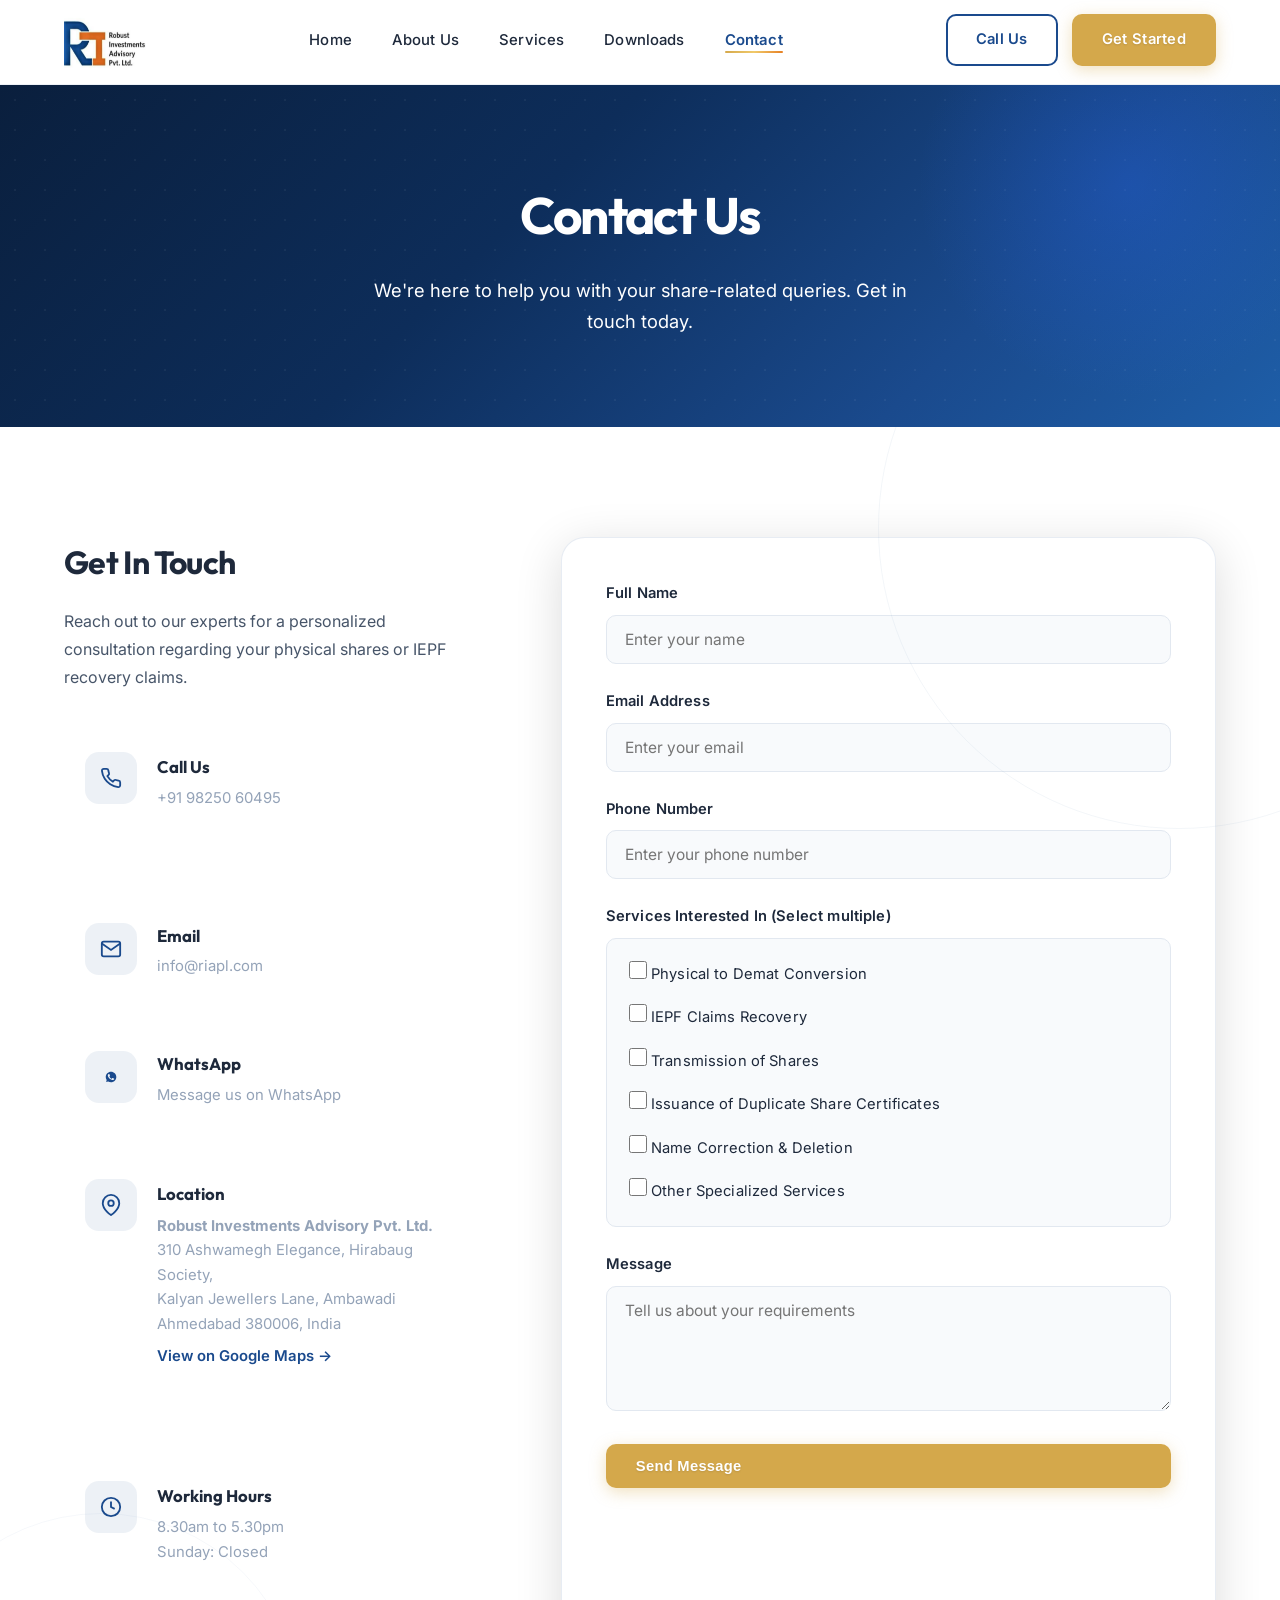
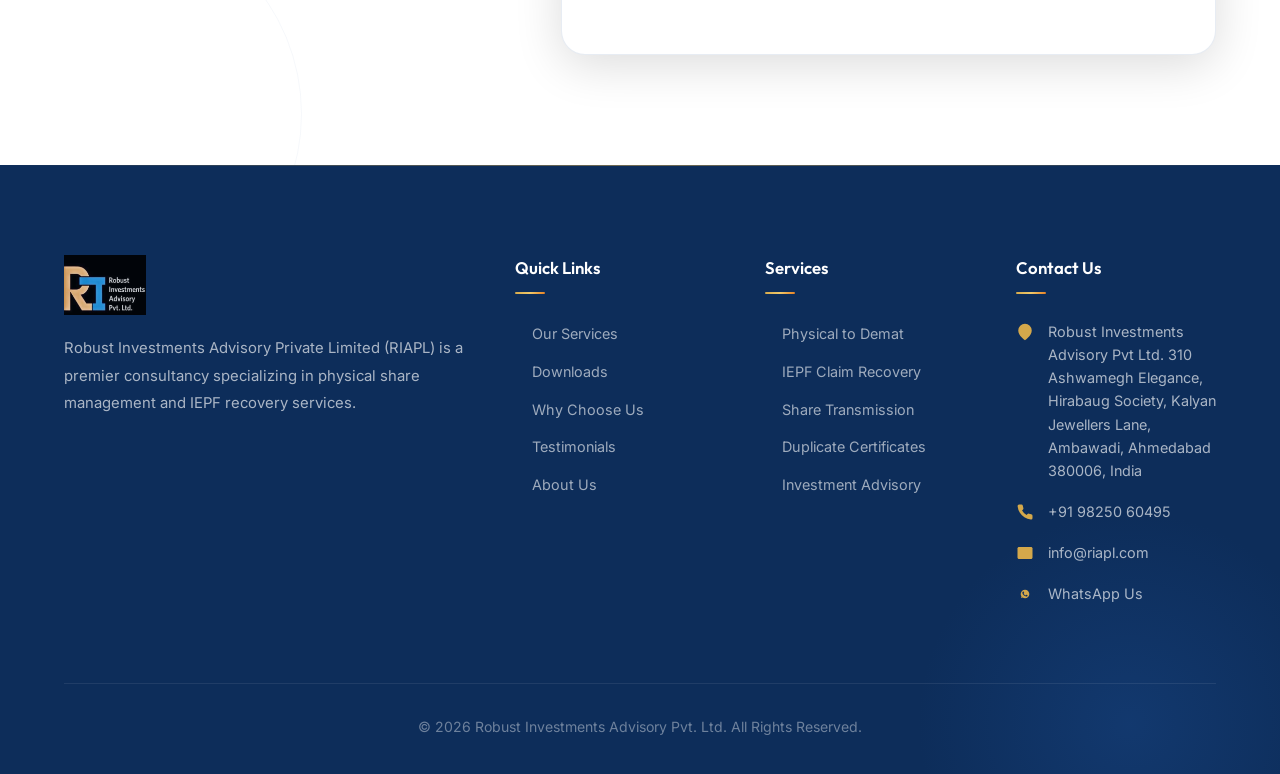
<file: html/contact.html>
<!DOCTYPE html>
<html lang="en">

<head>
    <meta charset="UTF-8">
    <meta name="viewport" content="width=device-width, initial-scale=1.0">
    <title>Contact Us | Robust Investments Advisory</title>
    <meta name="description"
        content="Get in touch with Robust Investments Advisory for expert guidance on physical share conversion and dematerialization.">
    <link rel="icon" type="image/png" href="../assets/logo.png">

    <!-- Fonts -->
    <link rel="preconnect" href="https://fonts.googleapis.com">
    <link rel="preconnect" href="https://fonts.gstatic.com" crossorigin>
    <link
        href="https://fonts.googleapis.com/css2?family=Inter:wght@400;500;600;700&family=Outfit:wght@500;600;700&display=swap"
        rel="stylesheet">

    <!-- Styles -->
    <link rel="stylesheet" href="../css/styles.css">
</head>

<body>
    <div class="page-transition"></div>

    <!-- Header -->
    <header id="header">
        <div class="container">
            <nav>
                <a href="../index.html" class="logo">
                    <img src="../assets/logo.png" alt="Robust Investments Advisory">
                </a>

                <ul class="nav-links">
                    <li><a href="../index.html">Home</a></li>
                    <li><a href="about.html">About Us</a></li>
                    <li><a href="services.html">Services</a></li>
                    <li><a href="downloads.html">Downloads</a></li>
                    <li><a href="contact.html" class="active">Contact</a></li>
                </ul>

                <div class="nav-cta">
                    <a href="tel:+919825060495" class="btn btn-outline">Call Us</a>
                    <a href="contact.html" class="btn btn-primary">Get Started</a>
                </div>

                <div class="menu-toggle">
                    <span></span>
                    <span></span>
                    <span></span>
                </div>
            </nav>
        </div>
    </header>

    <!-- Page Header -->
    <section class="page-header">
        <div class="container">
            <h1>Contact Us</h1>
            <p>We're here to help you with your share-related queries. Get in touch today.</p>
        </div>
    </section>

    <!-- Contact Section -->
    <section class="services" style="background: var(--white);">
        <div class="container">
            <div class="contact-grid">
                <!-- Contact Info -->
                <div class="contact-info">
                    <h2 class="contact-title">Get In Touch</h2>
                    <p class="contact-text">Reach out to our experts for a personalized consultation regarding your
                        physical
                        shares or IEPF recovery claims.</p>

                    <div class="contact-details">
                        <div class="contact-detail-item">
                            <div class="icon">
                                <svg viewBox="0 0 24 24" fill="none" stroke="currentColor" stroke-width="2">
                                    <path
                                        d="M22 16.92v3a2 2 0 0 1-2.18 2 19.79 19.79 0 0 1-8.63-3.07 19.5 19.5 0 0 1-6-6 19.79 19.79 0 0 1-3.07-8.67A2 2 0 0 1 4.11 2h3a2 2 0 0 1 2 1.72 12.84 12.84 0 0 0 .7 2.81 2 2 0 0 1-.45 2.11L8.09 9.91a16 16 0 0 0 6 6l1.27-1.27a2 2 0 0 1 2.11-.45 12.84 12.84 0 0 0 2.81.7A2 2 0 0 1 22 16.92z" />
                                </svg>
                            </div>
                            <div class="contact-text">
                                <h3>Call Us</h3>
                                <p><a href="tel:+919825060495" style="color: inherit; text-decoration: none;">+91 98250 60495</a></p>
                            </div>
                        </div>

                        <div class="contact-detail-item">
                            <div class="icon">
                                <svg viewBox="0 0 24 24" fill="none" stroke="currentColor" stroke-width="2">
                                    <path
                                        d="M4 4h16c1.1 0 2 .9 2 2v12c0 1.1-.9 2-2 2H4c-1.1 0-2-.9-2-2V6c0-1.1.9-2 2-2z" />
                                    <polyline points="22,6 12,13 2,6" />
                                </svg>
                            </div>
                            <div>
                                <h3>Email</h3>
                                <p><a href="mailto:info@riapl.com" style="color: inherit; text-decoration: none;">info@riapl.com</a></p>
                            </div>
                        </div>

                        <div class="contact-detail-item">
                            <div class="icon">
                                <svg viewBox="0 0 24 24" fill="currentColor">
                                    <path d="M12.031 6.172c-3.181 0-5.767 2.586-5.768 5.766-.001 1.298.38 2.27 1.019 3.284l-.582 2.128 2.182-.573c.978.58 1.911.928 3.145.929 3.178 0 5.767-2.587 5.768-5.766 0-3.187-2.59-5.768-5.764-5.768zm3.393 8.243c-.144.405-.837.774-1.17.824-.299.045-.677.063-1.092-.069-.252-.08-.575-.187-.988-.365-1.739-.751-2.874-2.502-2.961-2.617-.087-.116-.708-.941-.708-1.797 0-.855.448-1.274.607-1.446.159-.171.347-.214.462-.214.116 0 .231.001.332.006.106.005.249-.04.39.298.145.347.491 1.2.535 1.287.043.087.072.188.014.304-.058.116-.087.188-.173.289-.087.101-.183.226-.26.303-.087.087-.177.183-.076.357.101.174.45 1.05.965 1.507.514.456 1.139.696 1.312.781.174.085.275.056.377-.043.101-.101.433-.506.549-.68.116-.174.231-.145.39-.087.159.058 1.012.477 1.185.564.174.087.29.13.332.202.043.072.043.405-.101.811z" />
                                </svg>
                            </div>
                            <div class="text">
                                <h3>WhatsApp</h3>
                                <p><a href="https://wa.me/919825060495" target="_blank" style="color: inherit; text-decoration: none;">Message us on WhatsApp</a></p>
                            </div>
                        </div>

                        <div class="contact-detail-item">
                            <div class="icon">
                                <svg viewBox="0 0 24 24" fill="none" stroke="currentColor" stroke-width="2">
                                    <path d="M21 10c0 7-9 13-9 13s-9-6-9-13a9 9 0 0 1 18 0z" />
                                    <circle cx="12" cy="10" r="3" />
                                </svg>
                            </div>
                            <div class="contact-text">
                                <h3>Location</h3>
                                <p><strong>Robust Investments Advisory Pvt. Ltd.</strong><br>310 Ashwamegh Elegance,
                                    Hirabaug Society,<br>Kalyan Jewellers Lane, Ambawadi<br>Ahmedabad 380006,
                                    India<br><a href="https://maps.app.goo.gl/g95TgRDLA7wdfubs6" target="_blank"
                                        style="color: var(--primary-blue); font-weight: 600; text-decoration: none; display: inline-block; margin-top: 8px;">View
                                        on Google Maps &rarr;</a></p>
                            </div>
                        </div>

                        <div class="contact-detail-item">
                            <div class="icon">
                                <svg viewBox="0 0 24 24" fill="none" stroke="currentColor" stroke-width="2">
                                    <circle cx="12" cy="12" r="10"></circle>
                                    <polyline points="12 6 12 12 16 14"></polyline>
                                </svg>
                            </div>
                            <div class="contact-text">
                                <h3>Working Hours</h3>
                                <p>8.30am to 5.30pm<br>Sunday: Closed</p>
                            </div>
                        </div>
                    </div>
                </div>

                <!-- Contact Form -->
                <div class="contact-form-wrapper">
                    <form class="contact-form">
                        <div class="form-group">
                            <label for="name">Full Name</label>
                            <input type="text" id="name" name="name" placeholder="Enter your name" required>
                        </div>
                        <div class="form-group">
                            <label for="email">Email Address</label>
                            <input type="email" id="email" name="email" placeholder="Enter your email" required>
                        </div>
                        <div class="form-group">
                            <label for="phone">Phone Number</label>
                            <input type="tel" id="phone" name="phone" placeholder="Enter your phone number" required>
                        </div>
                        <div class="form-group">
                            <label>Services Interested In (Select multiple)</label>
                            <div class="checkbox-group">
                                <label class="checkbox-label"><input type="checkbox" name="service" value="conversion">
                                    Physical to Demat Conversion</label>
                                <label class="checkbox-label"><input type="checkbox" name="service" value="iepf"> IEPF
                                    Claims Recovery</label>
                                <label class="checkbox-label"><input type="checkbox" name="service"
                                        value="transmission"> Transmission of Shares</label>
                                <label class="checkbox-label"><input type="checkbox" name="service" value="duplicate">
                                    Issuance of Duplicate Share Certificates</label>
                                <label class="checkbox-label"><input type="checkbox" name="service"
                                        value="name_correction"> Name Correction & Deletion</label>
                                <label class="checkbox-label"><input type="checkbox" name="service" value="other"> Other
                                    Specialized Services</label>
                            </div>
                        </div>
                        <div class="form-group">
                            <label for="message">Message</label>
                            <textarea id="message" name="message" rows="5" placeholder="Tell us about your requirements" required></textarea>
                        </div>
                        <button type="submit" class="btn btn-primary" style="width: 100%;">Send Message</button>
                    </form>
                </div>
            </div>
        </div>
    </section>

    <!-- Footer -->
    <footer>
        <div class="container">
            <div class="footer-content">
                <div class="footer-brand">
                    <img src="../assets/logo.png" alt="Robust Investments Advisory">
                    <p>Robust Investments Advisory Private Limited (RIAPL) is a premier consultancy specializing in
                        physical share management and IEPF recovery services.</p>
                </div>

                <div class="footer-column">
                    <h4>Quick Links</h4>
                    <ul>
                        <li><a href="services.html">Our Services</a></li>
                        <li><a href="downloads.html">Downloads</a></li>
                        <li><a href="about.html">Why Choose Us</a></li>
                        <li><a href="../index.html#testimonials">Testimonials</a></li>
                        <li><a href="about.html">About Us</a></li>
                    </ul>
                </div>

                <div class="footer-column">
                    <h4>Services</h4>
                    <ul>
                        <li><a href="services.html">Physical to Demat</a></li>
                        <li><a href="services.html">IEPF Claim Recovery</a></li>
                        <li><a href="services.html">Share Transmission</a></li>
                        <li><a href="services.html">Duplicate Certificates</a></li>
                        <li><a href="services.html">Investment Advisory</a></li>
                    </ul>
                </div>

                <div class="footer-column">
                    <h4>Contact Us</h4>
                    <div class="contact-item">
                        <svg viewBox="0 0 24 24">
                            <path d="M21 10c0 7-9 13-9 13s-9-6-9-13a9 9 0 0 1 18 0z" />
                            <circle cx="12" cy="10" r="3" />
                        </svg>
                        <span><a href="https://maps.app.goo.gl/g95TgRDLA7wdfubs6" target="_blank"
                                style="color: inherit; text-decoration: none; transition: color 0.3s;">Robust Investments Advisory Pvt Ltd. 310 Ashwamegh Elegance, Hirabaug Society, Kalyan Jewellers Lane, Ambawadi, Ahmedabad 380006, India</a></span>
                    </div>
                    <div class="contact-item">
                        <svg viewBox="0 0 24 24">
                            <path
                                d="M22 16.92v3a2 2 0 0 1-2.18 2 19.79 19.79 0 0 1-8.63-3.07 19.5 19.5 0 0 1-6-6 19.79 19.79 0 0 1-3.07-8.67A2 2 0 0 1 4.11 2h3a2 2 0 0 1 2 1.72 12.84 12.84 0 0 0 .7 2.81 2 2 0 0 1-.45 2.11L8.09 9.91a16 16 0 0 0 6 6l1.27-1.27a2 2 0 0 1 2.11-.45 12.84 12.84 0 0 0 2.81.7A2 2 0 0 1 22 16.92z" />
                        </svg>
                        <span><a href="tel:+919825060495" style="color: inherit; text-decoration: none;">+91 98250 60495</a></span>
                    </div>
                    <div class="contact-item">
                        <svg viewBox="0 0 24 24">
                            <path d="M4 4h16c1.1 0 2 .9 2 2v12c0 1.1-.9 2-2 2H4c-1.1 0-2-.9-2-2V6c0-1.1.9-2 2-2z" />
                            <polyline points="22,6 12,13 2,6" />
                        </svg>
                        <span><a href="mailto:info@riapl.com" style="color: inherit; text-decoration: none;">info@riapl.com</a></span>
                    </div>
                    <div class="contact-item">
                        <svg viewBox="0 0 24 24" fill="currentColor">
                            <path d="M12.031 6.172c-3.181 0-5.767 2.586-5.768 5.766-.001 1.298.38 2.27 1.019 3.284l-.582 2.128 2.182-.573c.978.58 1.911.928 3.145.929 3.178 0 5.767-2.587 5.768-5.766 0-3.187-2.59-5.768-5.764-5.768zm3.393 8.243c-.144.405-.837.774-1.17.824-.299.045-.677.063-1.092-.069-.252-.08-.575-.187-.988-.365-1.739-.751-2.874-2.502-2.961-2.617-.087-.116-.708-.941-.708-1.797 0-.855.448-1.274.607-1.446.159-.171.347-.214.462-.214.116 0 .231.001.332.006.106.005.249-.04.39.298.145.347.491 1.2.535 1.287.043.087.072.188.014.304-.058.116-.087.188-.173.289-.087.101-.183.226-.26.303-.087.087-.177.183-.076.357.101.174.45 1.05.965 1.507.514.456 1.139.696 1.312.781.174.085.275.056.377-.043.101-.101.433-.506.549-.68.116-.174.231-.145.39-.087.159.058 1.012.477 1.185.564.174.087.29.13.332.202.043.072.043.405-.101.811z" />
                        </svg>
                        <span><a href="https://wa.me/919825060495" target="_blank" style="color: inherit; text-decoration: none;">WhatsApp Us</a></span>
                    </div>
                </div>
            </div>

            <div class="footer-bottom">
                <p>&copy; 2026 Robust Investments Advisory Pvt. Ltd. All Rights Reserved.</p>
            </div>
        </div>
    </footer>

    <!-- Scripts -->
    <script src="../js/script.js"></script>
</body>

</html>
</file>
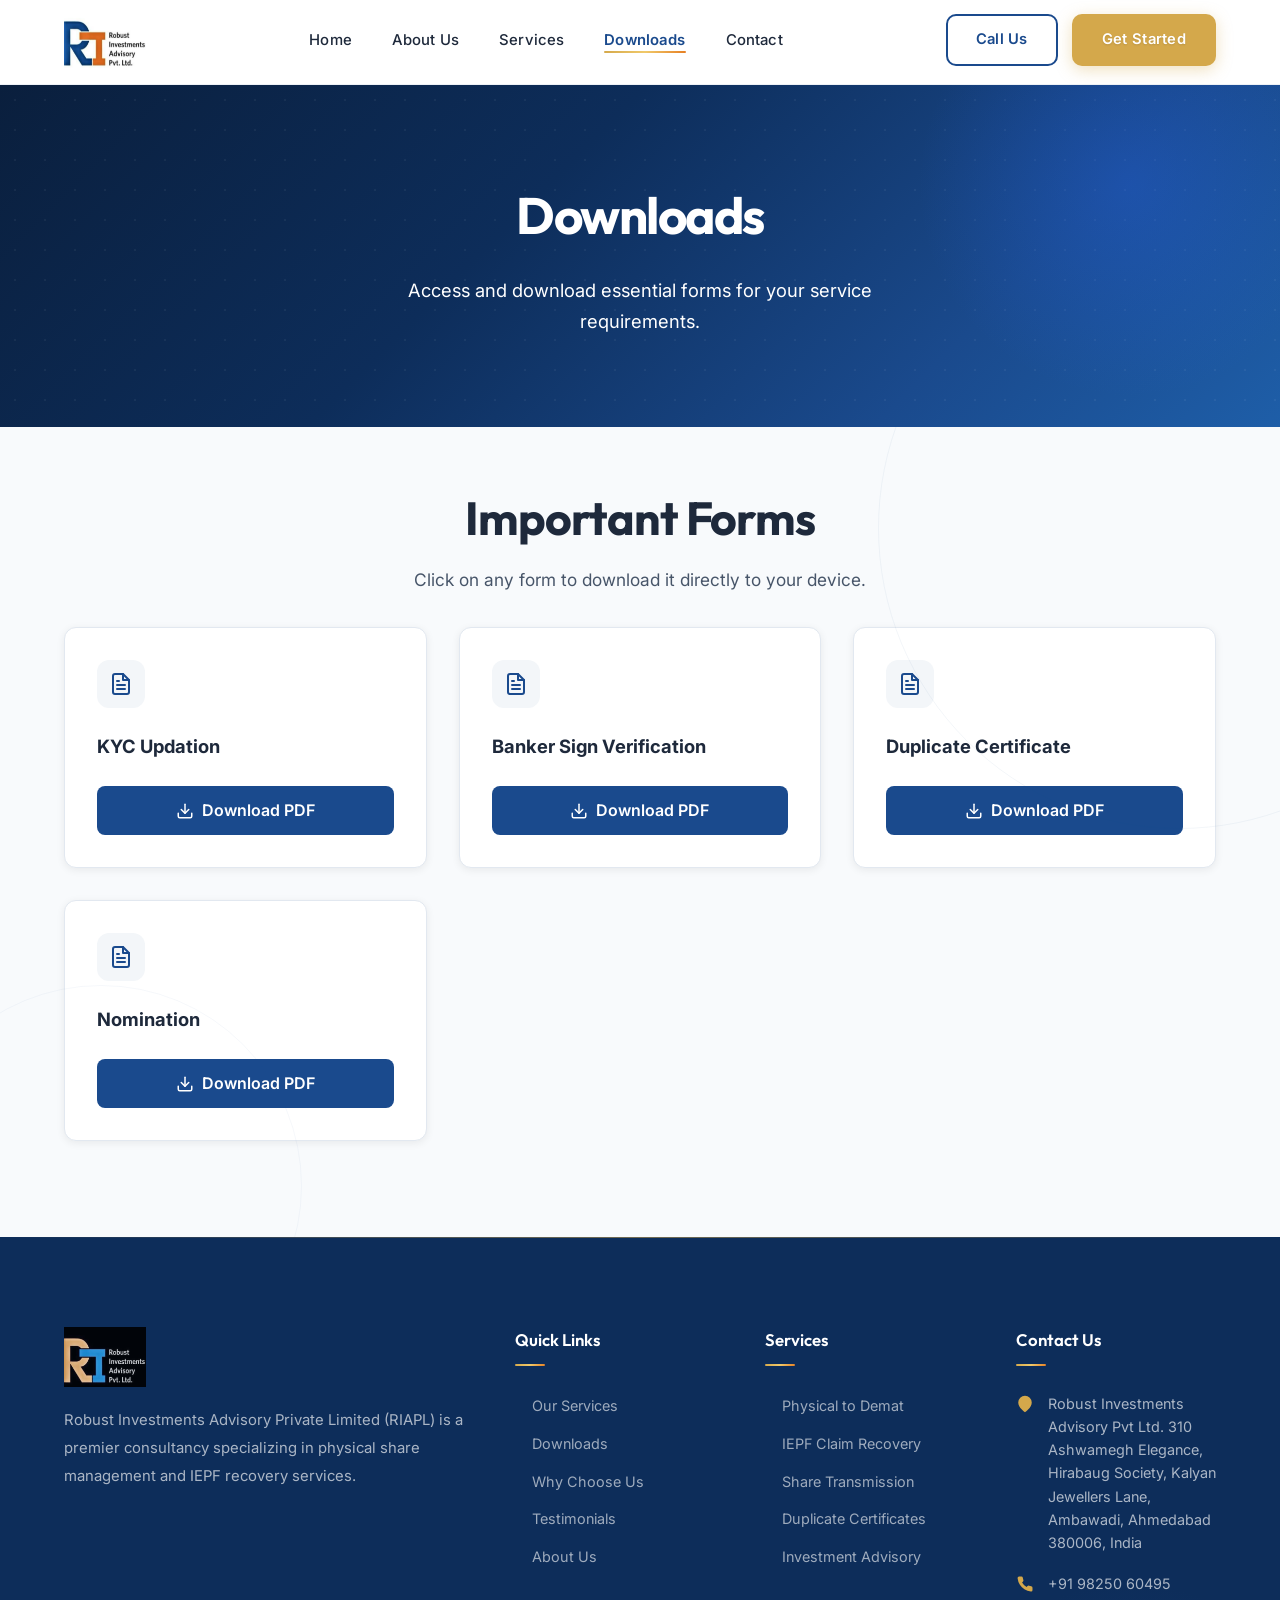
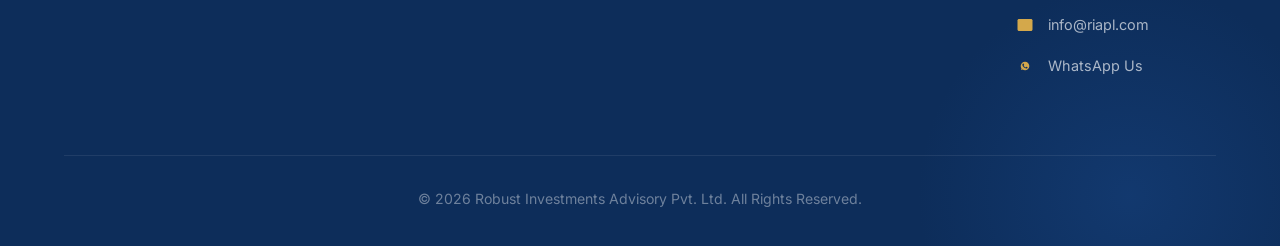
<file: html/downloads.html>
<!DOCTYPE html>
<html lang="en">

<head>
    <meta charset="UTF-8">
    <meta name="viewport" content="width=device-width, initial-scale=1.0">
    <title>Downloads | Robust Investments Advisory</title>
    <meta name="description"
        content="Download important forms and documents for your dematerialization and share services.">
    <link rel="icon" type="image/png" href="../assets/logo.png">

    <!-- Fonts -->
    <link rel="preconnect" href="https://fonts.googleapis.com">
    <link rel="preconnect" href="https://fonts.gstatic.com" crossorigin>
    <link
        href="https://fonts.googleapis.com/css2?family=Inter:wght@400;500;600;700&family=Outfit:wght@500;600;700&display=swap"
        rel="stylesheet">

    <!-- Styles -->
    <link rel="stylesheet" href="../css/styles.css">
</head>

<body>
    <div class="page-transition"></div>

    <!-- Header -->
    <header id="header">
        <div class="container">
            <nav>
                <a href="../index.html" class="logo">
                    <img src="../assets/logo.png" alt="Robust Investments Advisory">
                </a>

                <ul class="nav-links">
                    <li><a href="../index.html">Home</a></li>
                    <li><a href="about.html">About Us</a></li>
                    <li><a href="services.html">Services</a></li>
                    <li><a href="downloads.html" class="active">Downloads</a></li>
                    <li><a href="contact.html">Contact</a></li>
                </ul>

                <div class="nav-cta">
                    <a href="tel:+919825060495" class="btn btn-outline">Call Us</a>
                    <a href="contact.html" class="btn btn-primary">Get Started</a>
                </div>

                <div class="menu-toggle">
                    <span></span>
                    <span></span>
                    <span></span>
                </div>
            </nav>
        </div>
    </header>

    <!-- Page Header -->
    <section class="page-header">
        <div class="container">
            <h1>Downloads</h1>
            <p>Access and download essential forms for your service requirements.</p>
        </div>
    </section>

    <!-- Downloads Section -->
    <section class="services" style="padding-top: 4rem; padding-bottom: 6rem;">
        <div class="container">
            <div class="section-header" style="text-align: center; margin-bottom: 2rem;">
                <h2>Important Forms</h2>
                <p>Click on any form to download it directly to your device.</p>
            </div>
            
            <div class="downloads-grid">
                
                <div class="download-card">
                    <div class="download-icon">
                        <svg viewBox="0 0 24 24">
                            <path d="M14 2H6a2 2 0 0 0-2 2v16a2 2 0 0 0 2 2h12a2 2 0 0 0 2-2V8z"></path>
                            <polyline points="14 2 14 8 20 8"></polyline>
                            <line x1="16" y1="13" x2="8" y2="13"></line>
                            <line x1="16" y1="17" x2="8" y2="17"></line>
                            <polyline points="10 9 9 9 8 9"></polyline>
                        </svg>
                    </div>
                    <h3 style="margin-bottom: 1.5rem;">KYC Updation</h3>
                    <a href="../assets/forms/Form ISR - 1 (KYC UPDATION).pdf" download class="download-btn">
                        <svg viewBox="0 0 24 24">
                            <path d="M21 15v4a2 2 0 0 1-2 2H5a2 2 0 0 1-2-2v-4"></path>
                            <polyline points="7 10 12 15 17 10"></polyline>
                            <line x1="12" y1="15" x2="12" y2="3"></line>
                        </svg>
                        Download PDF
                    </a>
                </div>

                <div class="download-card">
                    <div class="download-icon">
                        <svg viewBox="0 0 24 24">
                            <path d="M14 2H6a2 2 0 0 0-2 2v16a2 2 0 0 0 2 2h12a2 2 0 0 0 2-2V8z"></path>
                            <polyline points="14 2 14 8 20 8"></polyline>
                            <line x1="16" y1="13" x2="8" y2="13"></line>
                            <line x1="16" y1="17" x2="8" y2="17"></line>
                            <polyline points="10 9 9 9 8 9"></polyline>
                        </svg>
                    </div>
                    <h3 style="margin-bottom: 1.5rem;">Banker Sign Verification</h3>
                    <a href="../assets/forms/Form ISR - 2 (BANKER SIGN VERIFICATION).pdf" download class="download-btn">
                        <svg viewBox="0 0 24 24">
                            <path d="M21 15v4a2 2 0 0 1-2 2H5a2 2 0 0 1-2-2v-4"></path>
                            <polyline points="7 10 12 15 17 10"></polyline>
                            <line x1="12" y1="15" x2="12" y2="3"></line>
                        </svg>
                        Download PDF
                    </a>
                </div>

                <div class="download-card">
                    <div class="download-icon">
                        <svg viewBox="0 0 24 24">
                            <path d="M14 2H6a2 2 0 0 0-2 2v16a2 2 0 0 0 2 2h12a2 2 0 0 0 2-2V8z"></path>
                            <polyline points="14 2 14 8 20 8"></polyline>
                            <line x1="16" y1="13" x2="8" y2="13"></line>
                            <line x1="16" y1="17" x2="8" y2="17"></line>
                            <polyline points="10 9 9 9 8 9"></polyline>
                        </svg>
                    </div>
                    <h3 style="margin-bottom: 1.5rem;">Duplicate Certificate</h3>
                    <a href="../assets/forms/Form ISR - 4 (DUPLICATE CERTI).pdf" download class="download-btn">
                        <svg viewBox="0 0 24 24">
                            <path d="M21 15v4a2 2 0 0 1-2 2H5a2 2 0 0 1-2-2v-4"></path>
                            <polyline points="7 10 12 15 17 10"></polyline>
                            <line x1="12" y1="15" x2="12" y2="3"></line>
                        </svg>
                        Download PDF
                    </a>
                </div>

                <div class="download-card">
                    <div class="download-icon">
                        <svg viewBox="0 0 24 24">
                            <path d="M14 2H6a2 2 0 0 0-2 2v16a2 2 0 0 0 2 2h12a2 2 0 0 0 2-2V8z"></path>
                            <polyline points="14 2 14 8 20 8"></polyline>
                            <line x1="16" y1="13" x2="8" y2="13"></line>
                            <line x1="16" y1="17" x2="8" y2="17"></line>
                            <polyline points="10 9 9 9 8 9"></polyline>
                        </svg>
                    </div>
                    <h3 style="margin-bottom: 1.5rem;">Nomination</h3>
                    <a href="../assets/forms/Form SH - 13 (NOMINATION).pdf" download class="download-btn">
                        <svg viewBox="0 0 24 24">
                            <path d="M21 15v4a2 2 0 0 1-2 2H5a2 2 0 0 1-2-2v-4"></path>
                            <polyline points="7 10 12 15 17 10"></polyline>
                            <line x1="12" y1="15" x2="12" y2="3"></line>
                        </svg>
                        Download PDF
                    </a>
                </div>

            </div>
        </div>
    </section>

    <!-- Footer -->
    <footer>
        <div class="container">
            <div class="footer-content">
                <div class="footer-brand">
                    <img src="../assets/logo.png" alt="Robust Investments Advisory">
                    <p>Robust Investments Advisory Private Limited (RIAPL) is a premier consultancy specializing in
                        physical share management and IEPF recovery services.</p>
                </div>

                <div class="footer-column">
                    <h4>Quick Links</h4>
                    <ul>
                        <li><a href="services.html">Our Services</a></li>
                        <li><a href="downloads.html">Downloads</a></li>
                        <li><a href="about.html">Why Choose Us</a></li>
                        <li><a href="../index.html#testimonials">Testimonials</a></li>
                        <li><a href="about.html">About Us</a></li>
                    </ul>
                </div>

                <div class="footer-column">
                    <h4>Services</h4>
                    <ul>
                        <li><a href="services.html">Physical to Demat</a></li>
                        <li><a href="services.html">IEPF Claim Recovery</a></li>
                        <li><a href="services.html">Share Transmission</a></li>
                        <li><a href="services.html">Duplicate Certificates</a></li>
                        <li><a href="services.html">Investment Advisory</a></li>
                    </ul>
                </div>

                <div class="footer-column">
                    <h4>Contact Us</h4>
                    <div class="contact-item">
                        <svg viewBox="0 0 24 24">
                            <path d="M21 10c0 7-9 13-9 13s-9-6-9-13a9 9 0 0 1 18 0z" />
                            <circle cx="12" cy="10" r="3" />
                        </svg>
                        <span><a href="https://maps.app.goo.gl/g95TgRDLA7wdfubs6" target="_blank"
                                style="color: inherit; text-decoration: none; transition: color 0.3s;">Robust Investments Advisory Pvt Ltd. 310 Ashwamegh Elegance, Hirabaug Society, Kalyan Jewellers Lane, Ambawadi, Ahmedabad 380006, India</a></span>
                    </div>
                    <div class="contact-item">
                        <svg viewBox="0 0 24 24">
                            <path
                                d="M22 16.92v3a2 2 0 0 1-2.18 2 19.79 19.79 0 0 1-8.63-3.07 19.5 19.5 0 0 1-6-6 19.79 19.79 0 0 1-3.07-8.67A2 2 0 0 1 4.11 2h3a2 2 0 0 1 2 1.72 12.84 12.84 0 0 0 .7 2.81 2 2 0 0 1-.45 2.11L8.09 9.91a16 16 0 0 0 6 6l1.27-1.27a2 2 0 0 1 2.11-.45 12.84 12.84 0 0 0 2.81.7A2 2 0 0 1 22 16.92z" />
                        </svg>
                        <span><a href="tel:+919825060495" style="color: inherit; text-decoration: none;">+91 98250 60495</a></span>
                    </div>
                    <div class="contact-item">
                        <svg viewBox="0 0 24 24">
                            <path d="M4 4h16c1.1 0 2 .9 2 2v12c0 1.1-.9 2-2 2H4c-1.1 0-2-.9-2-2V6c0-1.1.9-2 2-2z" />
                            <polyline points="22,6 12,13 2,6" />
                        </svg>
                        <span><a href="mailto:info@riapl.com" style="color: inherit; text-decoration: none;">info@riapl.com</a></span>
                    </div>
                    <div class="contact-item">
                        <svg viewBox="0 0 24 24" fill="currentColor">
                            <path d="M12.031 6.172c-3.181 0-5.767 2.586-5.768 5.766-.001 1.298.38 2.27 1.019 3.284l-.582 2.128 2.182-.573c.978.58 1.911.928 3.145.929 3.178 0 5.767-2.587 5.768-5.766 0-3.187-2.59-5.768-5.764-5.768zm3.393 8.243c-.144.405-.837.774-1.17.824-.299.045-.677.063-1.092-.069-.252-.08-.575-.187-.988-.365-1.739-.751-2.874-2.502-2.961-2.617-.087-.116-.708-.941-.708-1.797 0-.855.448-1.274.607-1.446.159-.171.347-.214.462-.214.116 0 .231.001.332.006.106.005.249-.04.39.298.145.347.491 1.2.535 1.287.043.087.072.188.014.304-.058.116-.087.188-.173.289-.087.101-.183.226-.26.303-.087.087-.177.183-.076.357.101.174.45 1.05.965 1.507.514.456 1.139.696 1.312.781.174.085.275.056.377-.043.101-.101.433-.506.549-.68.116-.174.231-.145.39-.087.159.058 1.012.477 1.185.564.174.087.29.13.332.202.043.072.043.405-.101.811z" />
                        </svg>
                        <span><a href="https://wa.me/919825060495" target="_blank" style="color: inherit; text-decoration: none;">WhatsApp Us</a></span>
                    </div>
                </div>
            </div>

            <div class="footer-bottom">
                <p>&copy; 2026 Robust Investments Advisory Pvt. Ltd. All Rights Reserved.</p>
            </div>
        </div>
    </footer>

    <!-- Scripts -->
    <script src="../js/script.js"></script>
</body>

</html>
</file>
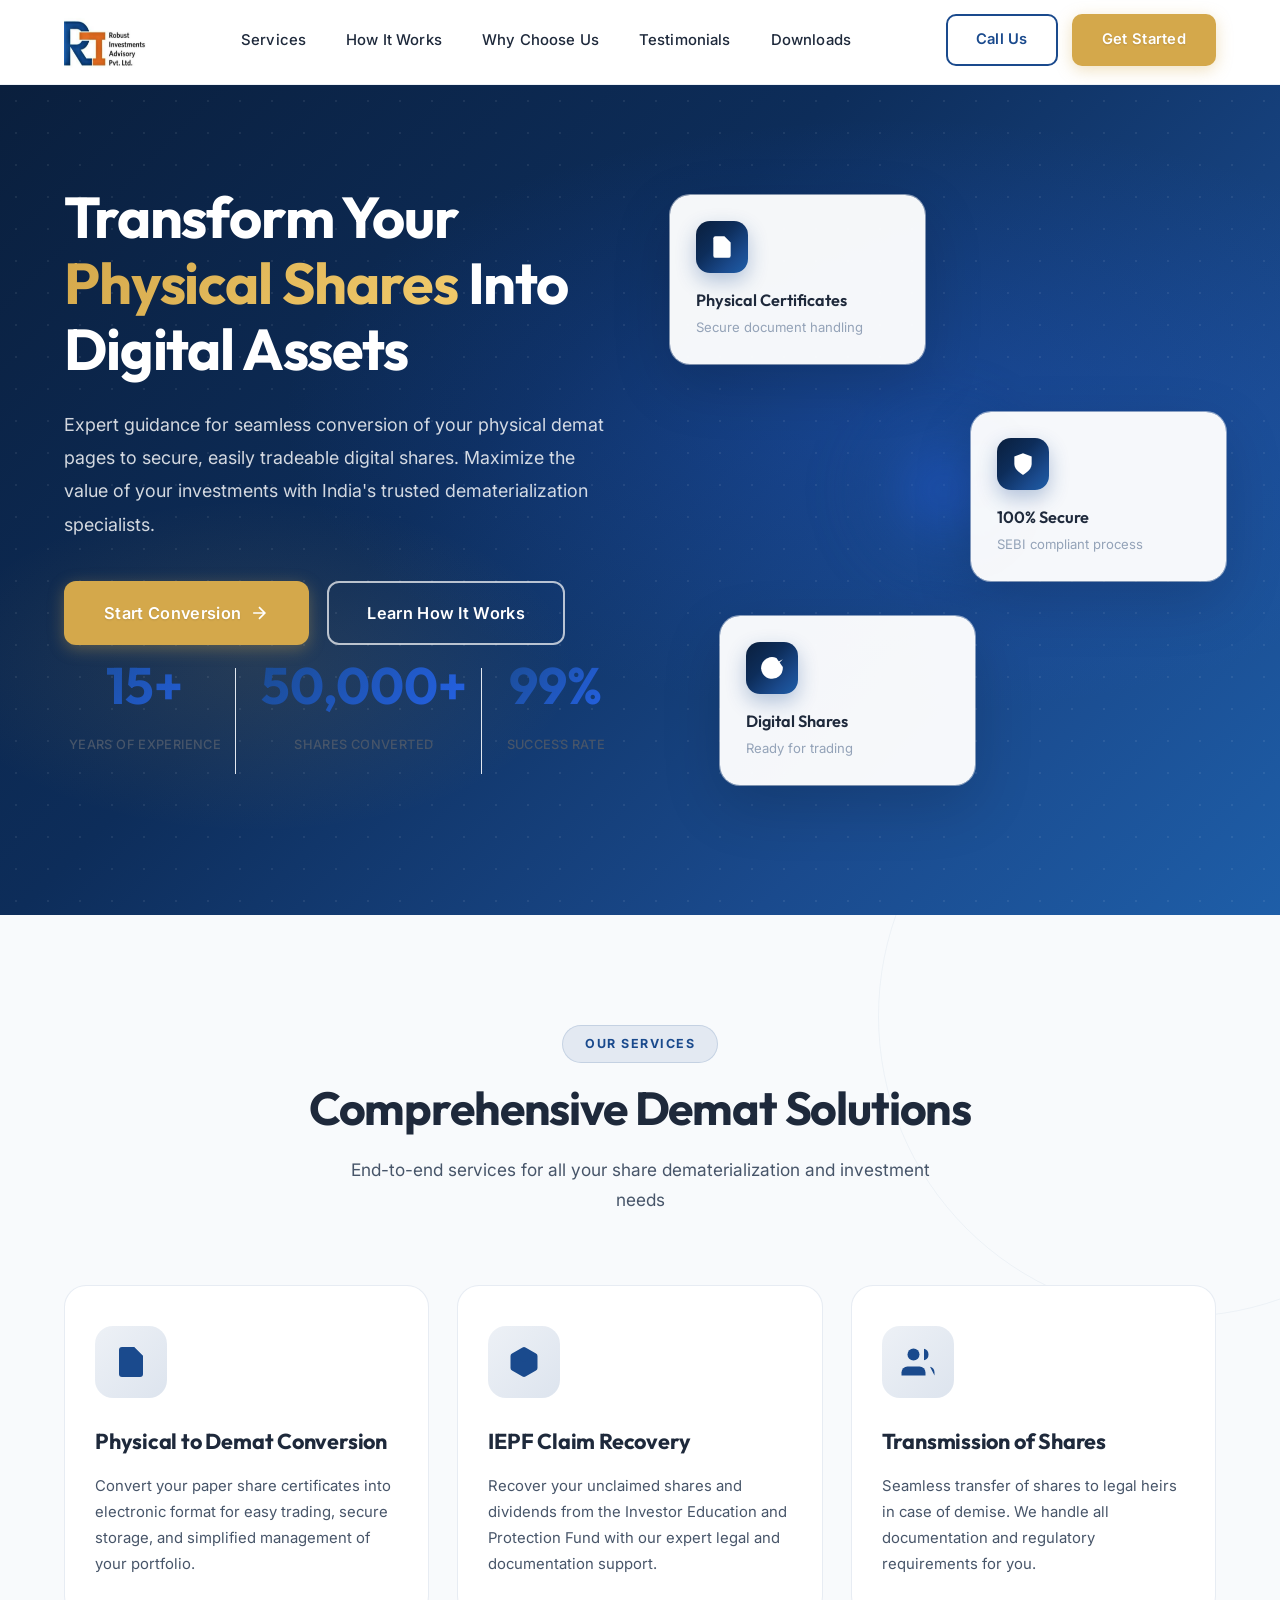
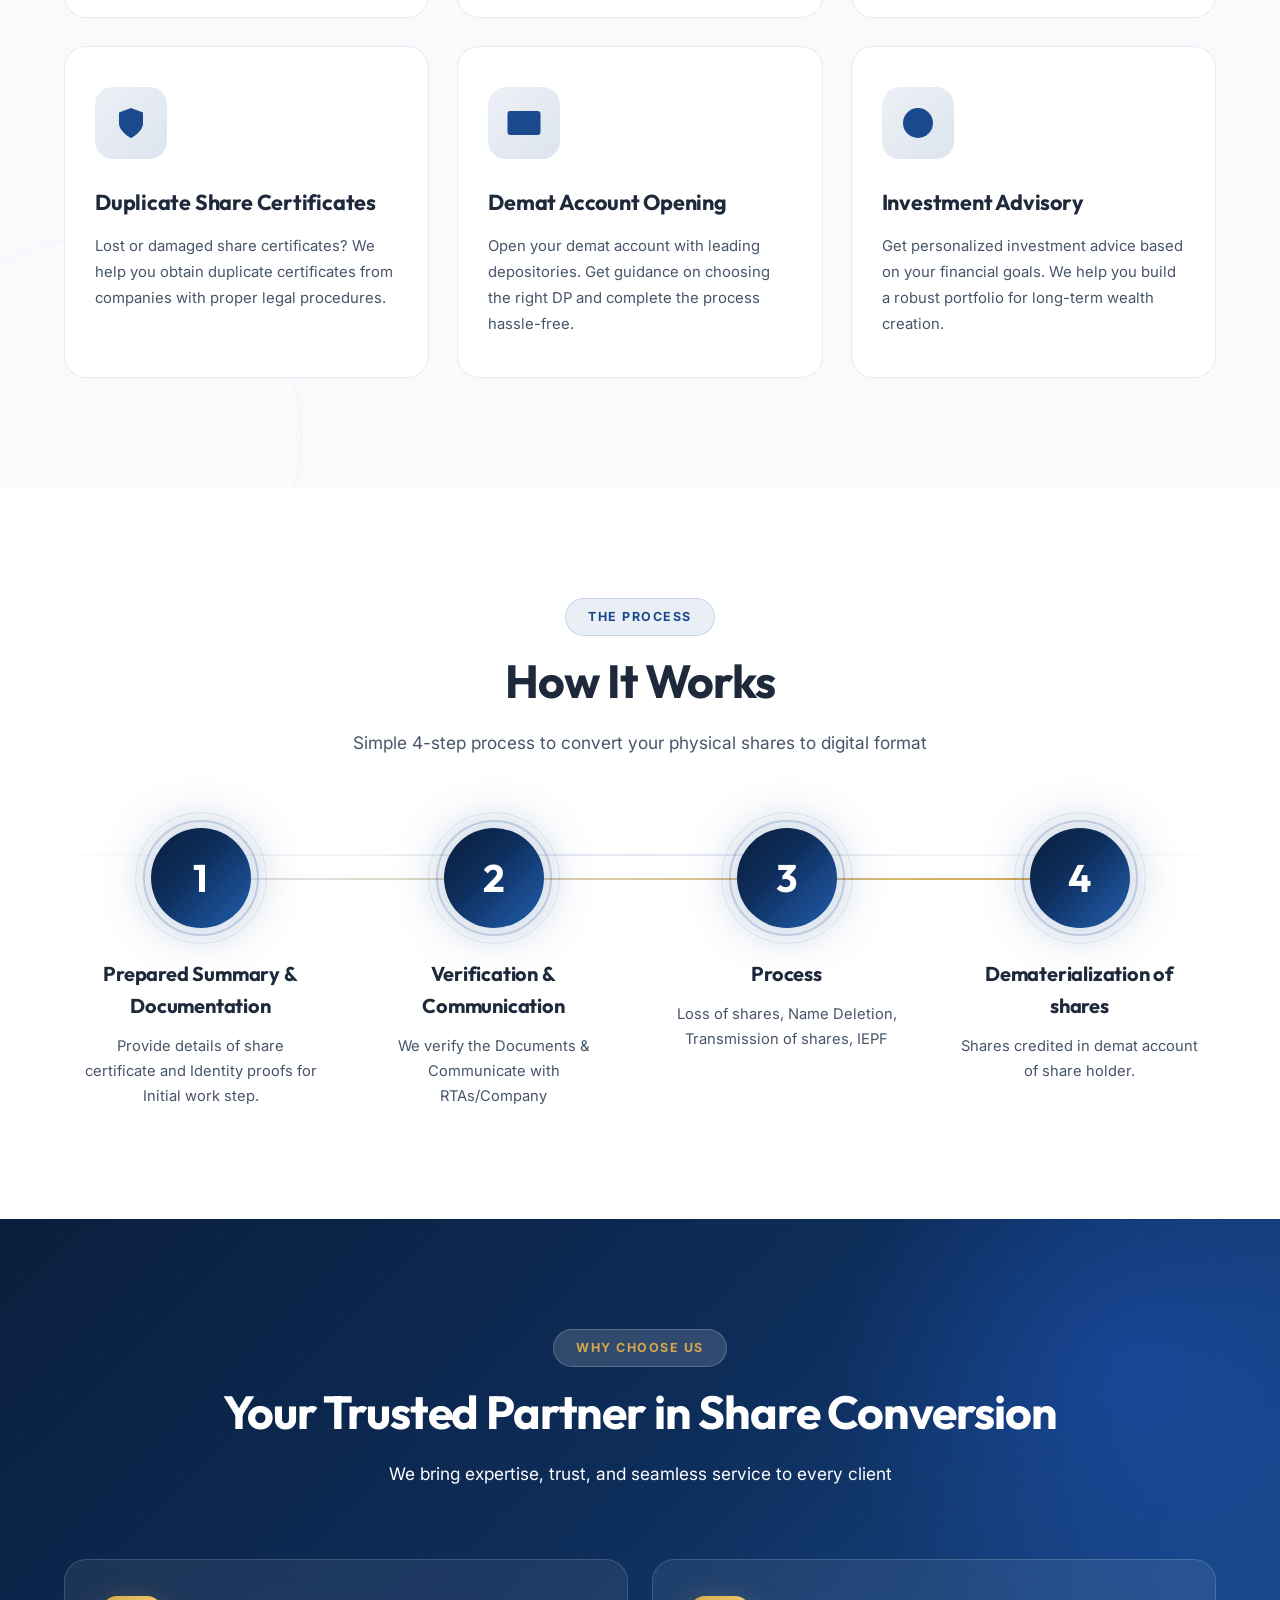
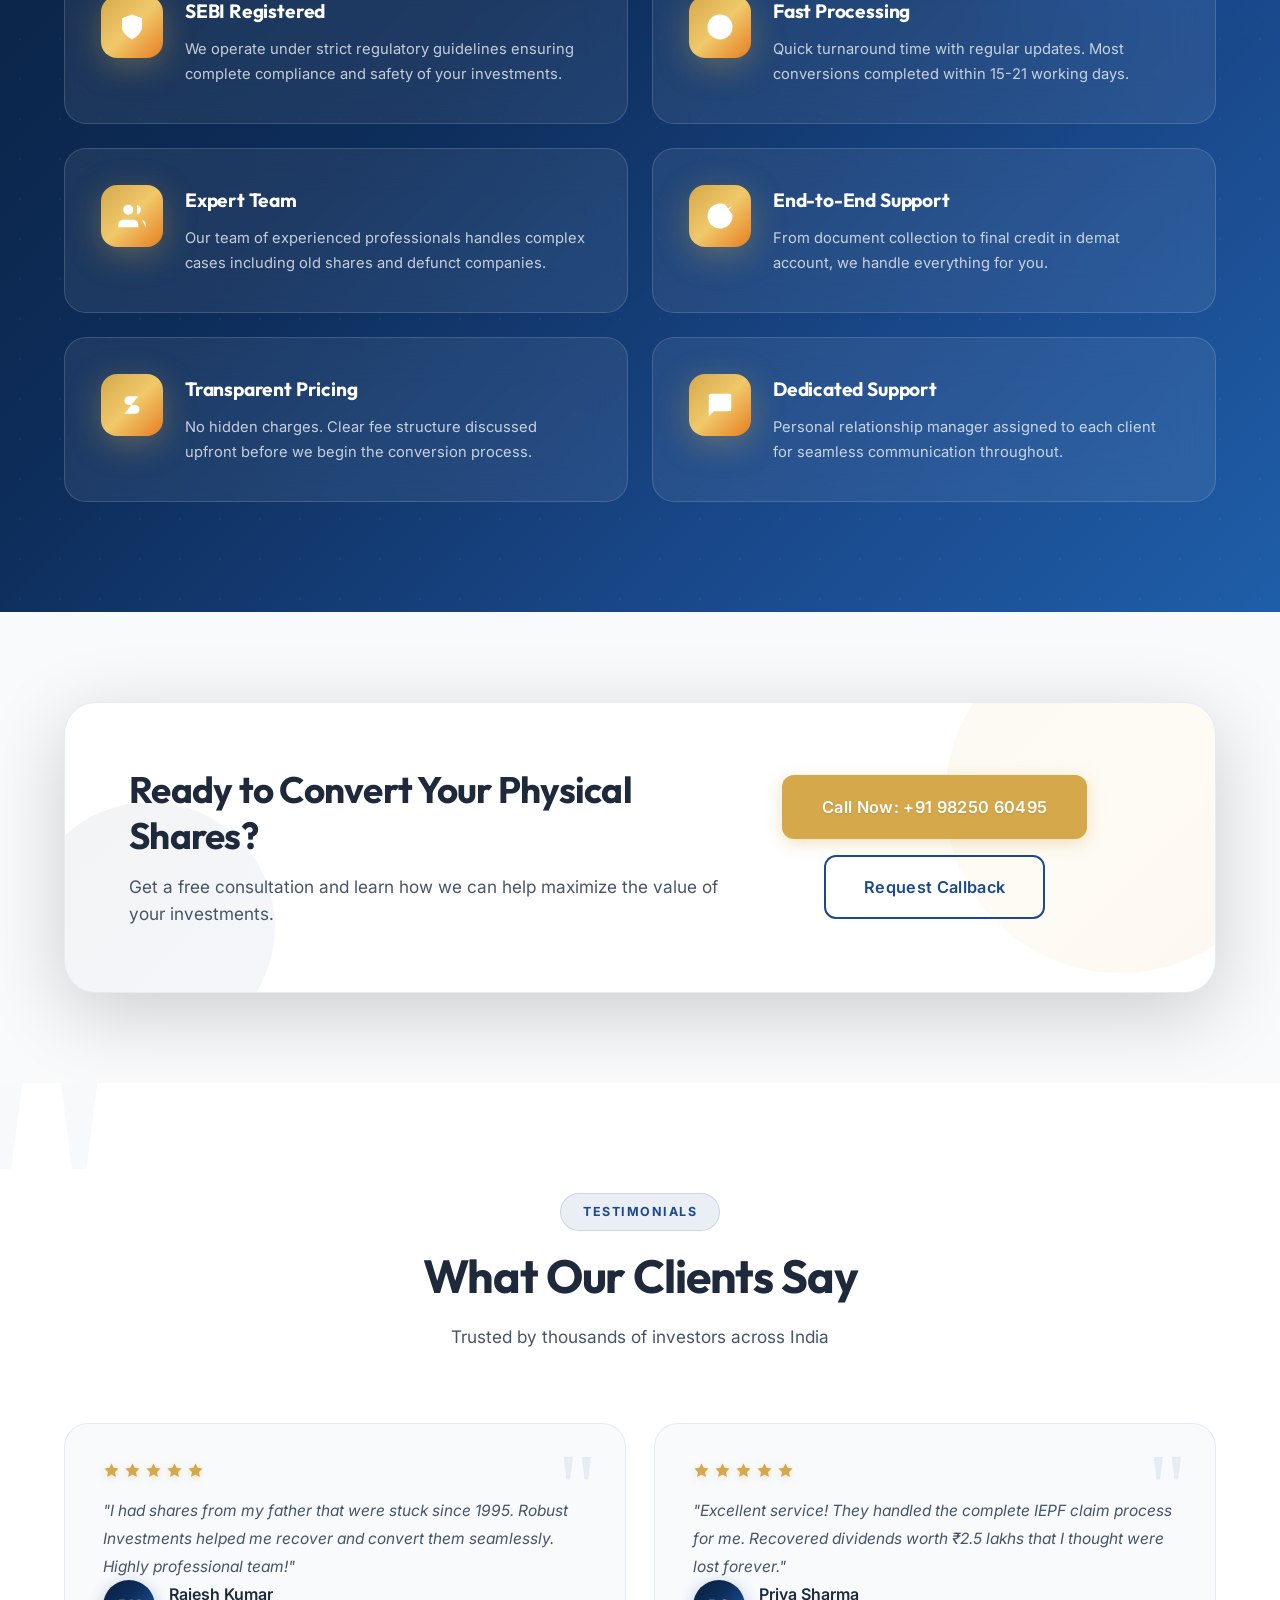
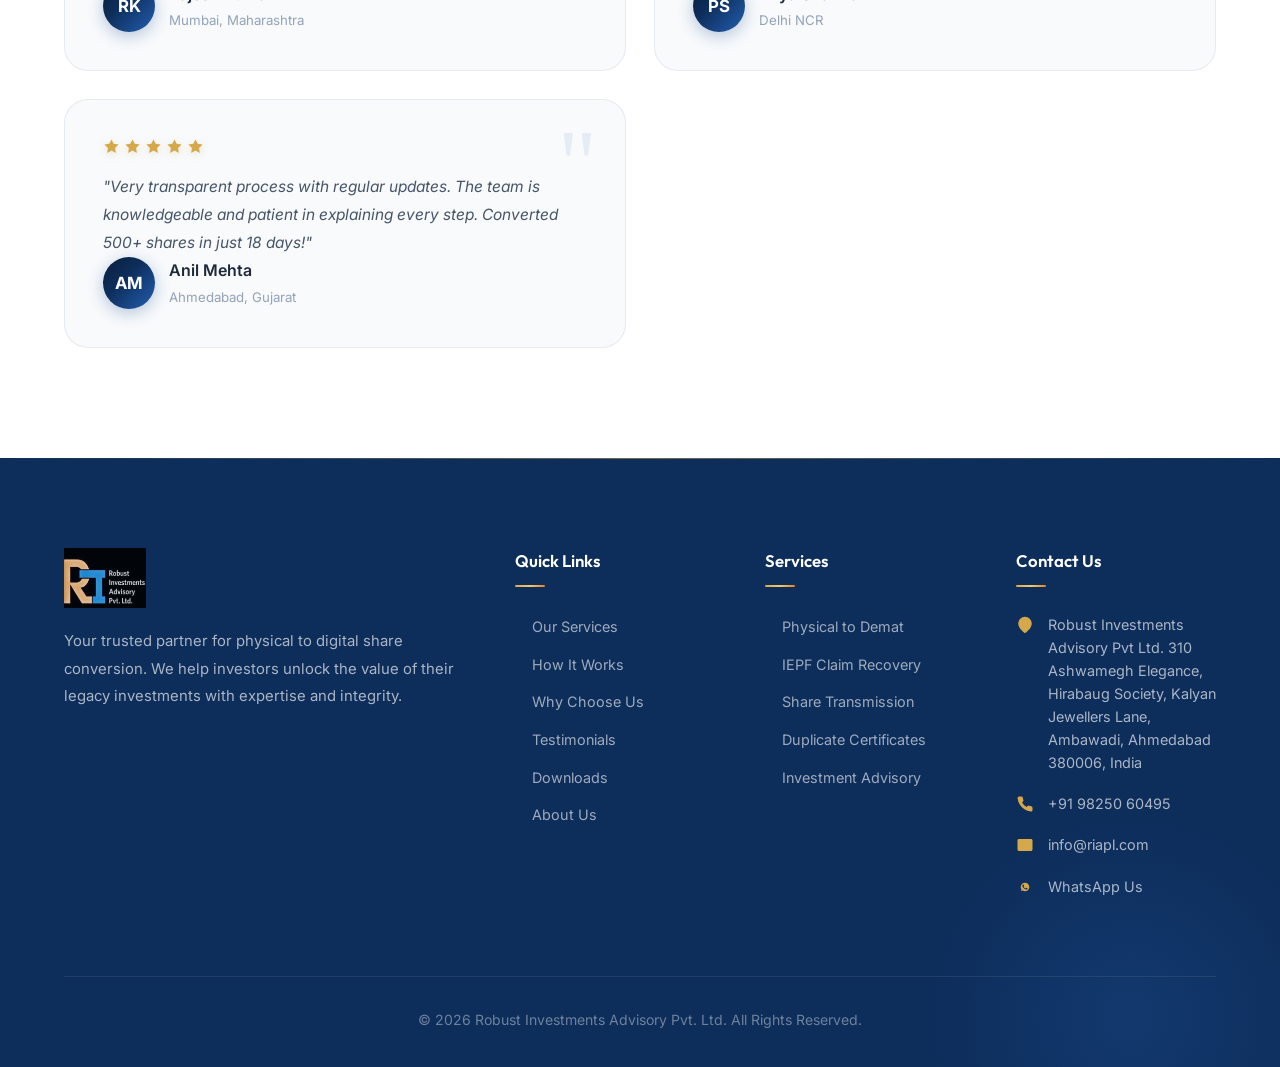
<file: html/robust.html>
<!DOCTYPE html>
<html lang="en">

<head>
    <meta charset="UTF-8">
    <meta name="viewport" content="width=device-width, initial-scale=1.0">
    <title>Robust Investments Advisory Pvt. Ltd. | Physical to Digital Share Conversion</title>
    <meta name="description"
        content="Transform your physical demat pages into digital shares with Robust Investments Advisory. Expert guidance for seamless share dematerialization and conversion services.">

    <!-- Fonts -->
    <link rel="preconnect" href="https://fonts.googleapis.com">
    <link rel="preconnect" href="https://fonts.gstatic.com" crossorigin>
    <link
        href="https://fonts.googleapis.com/css2?family=Inter:wght@400;500;600;700&family=Outfit:wght@500;600;700&display=swap"
        rel="stylesheet">

    <!-- Styles -->
    <link rel="stylesheet" href="../css/styles.css">
</head>

<body>
    <div class="page-transition"></div>

    <!-- Header -->
    <header id="header">
        <div class="container">
            <nav>
                <a href="../index.html" class="logo">
                    <img src="../assets/logo.png" alt="Robust Investments Advisory">
                </a>

                <ul class="nav-links">
                    <li><a href="#services">Services</a></li>
                    <li><a href="#process">How It Works</a></li>
                    <li><a href="#why-us">Why Choose Us</a></li>
                    <li><a href="#testimonials">Testimonials</a></li>
                    <li><a href="downloads.html">Downloads</a></li>
                </ul>

                <div class="nav-cta">
                    <a href="tel:+919825060495" class="btn btn-outline">Call Us</a>
                    <a href="contact.html" class="btn btn-primary">Get Started</a>
                </div>

                <div class="menu-toggle">
                    <span></span>
                    <span></span>
                    <span></span>
                </div>
            </nav>
        </div>
    </header>

    <!-- Hero Section -->
    <section class="hero">
        <div class="container">
            <div class="hero-content">
                <div class="hero-text">
                    <h1>Transform Your <span>Physical Shares</span> Into Digital Assets</h1>
                    <p>Expert guidance for seamless conversion of your physical demat pages to secure, easily tradeable
                        digital shares. Maximize the value of your investments with India's trusted dematerialization
                        specialists.</p>

                    <div class="hero-buttons">
                        <a href="#contact" class="btn btn-primary btn-large">
                            Start Conversion
                            <svg width="20" height="20" viewBox="0 0 24 24" fill="none" stroke="currentColor"
                                stroke-width="2">
                                <path d="M5 12h14M12 5l7 7-7 7" />
                            </svg>
                        </a>
                        <a href="#process" class="btn btn-outline btn-large">Learn How It Works</a>
                    </div>

                    <div class="hero-stats">
                        <div class="stat-item">
                            <h3>15+</h3>
                            <p>Years of Experience</p>
                        </div>
                        <div class="stat-item">
                            <h3>50,000+</h3>
                            <p>Shares Converted</p>
                        </div>
                        <div class="stat-item">
                            <h3>99%</h3>
                            <p>Success Rate</p>
                        </div>
                    </div>
                </div>

                <div class="hero-visual">
                    <div class="hero-graphic">
                        <div class="floating-card">
                            <div class="card-icon">
                                <svg viewBox="0 0 24 24">
                                    <path d="M14 2H6a2 2 0 0 0-2 2v16a2 2 0 0 0 2 2h12a2 2 0 0 0 2-2V8z" />
                                    <path d="M14 2v6h6M16 13H8M16 17H8M10 9H8" />
                                </svg>
                            </div>
                            <h4>Physical Certificates</h4>
                            <p>Secure document handling</p>
                        </div>

                        <div class="floating-card">
                            <div class="card-icon">
                                <svg viewBox="0 0 24 24">
                                    <path d="M12 22s8-4 8-10V5l-8-3-8 3v7c0 6 8 10 8 10z" />
                                </svg>
                            </div>
                            <h4>100% Secure</h4>
                            <p>SEBI compliant process</p>
                        </div>

                        <div class="floating-card">
                            <div class="card-icon">
                                <svg viewBox="0 0 24 24">
                                    <path d="M22 11.08V12a10 10 0 1 1-5.93-9.14" />
                                    <path d="M22 4L12 14.01l-3-3" />
                                </svg>
                            </div>
                            <h4>Digital Shares</h4>
                            <p>Ready for trading</p>
                        </div>
                    </div>
                </div>
            </div>
        </div>
    </section>

    <!-- Services Section -->
    <section class="services" id="services">
        <div class="container">
            <div class="section-header">
                <span class="section-tag">Our Services</span>
                <h2>Comprehensive Demat Solutions</h2>
                <p>End-to-end services for all your share dematerialization and investment needs</p>
            </div>

            <div class="services-grid">
                <div class="service-card">
                    <div class="service-icon">
                        <svg viewBox="0 0 24 24">
                            <path d="M14 2H6a2 2 0 0 0-2 2v16a2 2 0 0 0 2 2h12a2 2 0 0 0 2-2V8z" />
                            <path d="M14 2v6h6M12 18v-6M9 15l3 3 3-3" />
                        </svg>
                    </div>
                    <h3>Physical to Demat Conversion</h3>
                    <p>Convert your paper share certificates into electronic format for easy trading, secure storage,
                        and simplified management of your portfolio.</p>
                </div>

                <div class="service-card">
                    <div class="service-icon">
                        <svg viewBox="0 0 24 24">
                            <path
                                d="M21 16V8a2 2 0 0 0-1-1.73l-7-4a2 2 0 0 0-2 0l-7 4A2 2 0 0 0 3 8v8a2 2 0 0 0 1 1.73l7 4a2 2 0 0 0 2 0l7-4A2 2 0 0 0 21 16z" />
                            <path d="M3.27 6.96L12 12.01l8.73-5.05M12 22.08V12" />
                        </svg>
                    </div>
                    <h3>IEPF Claim Recovery</h3>
                    <p>Recover your unclaimed shares and dividends from the Investor Education and Protection Fund with
                        our expert legal and documentation support.</p>
                </div>

                <div class="service-card">
                    <div class="service-icon">
                        <svg viewBox="0 0 24 24">
                            <path d="M17 21v-2a4 4 0 0 0-4-4H5a4 4 0 0 0-4 4v2" />
                            <circle cx="9" cy="7" r="4" />
                            <path d="M23 21v-2a4 4 0 0 0-3-3.87M16 3.13a4 4 0 0 1 0 7.75" />
                        </svg>
                    </div>
                    <h3>Transmission of Shares</h3>
                    <p>Seamless transfer of shares to legal heirs in case of demise. We handle all documentation and
                        regulatory requirements for you.</p>
                </div>

                <div class="service-card">
                    <div class="service-icon">
                        <svg viewBox="0 0 24 24">
                            <path d="M12 22s8-4 8-10V5l-8-3-8 3v7c0 6 8 10 8 10z" />
                        </svg>
                    </div>
                    <h3>Duplicate Share Certificates</h3>
                    <p>Lost or damaged share certificates? We help you obtain duplicate certificates from companies with
                        proper legal procedures.</p>
                </div>

                <div class="service-card">
                    <div class="service-icon">
                        <svg viewBox="0 0 24 24">
                            <rect x="1" y="4" width="22" height="16" rx="2" ry="2" />
                            <line x1="1" y1="10" x2="23" y2="10" />
                        </svg>
                    </div>
                    <h3>Demat Account Opening</h3>
                    <p>Open your demat account with leading depositories. Get guidance on choosing the right DP and
                        complete the process hassle-free.</p>
                </div>

                <div class="service-card">
                    <div class="service-icon">
                        <svg viewBox="0 0 24 24">
                            <circle cx="12" cy="12" r="10" />
                            <path d="M9.09 9a3 3 0 0 1 5.83 1c0 2-3 3-3 3M12 17h.01" />
                        </svg>
                    </div>
                    <h3>Investment Advisory</h3>
                    <p>Get personalized investment advice based on your financial goals. We help you build a robust
                        portfolio for long-term wealth creation.</p>
                </div>
            </div>
        </div>
    </section>

    <!-- How It Works -->
    <section class="process" id="process">
        <div class="container">
            <div class="section-header">
                <span class="section-tag">The Process</span>
                <h2>How It Works</h2>
                <p>Simple 4-step process to convert your physical shares to digital format</p>
            </div>

            <div class="process-steps">
                <div class="step">
                    <div class="step-number">1</div>
                    <h3>Prepared Summary & Documentation</h3>
                    <p>Provide details of share certificate and Identity proofs for Initial work step.</p>
                </div>

                <div class="step">
                    <div class="step-number">2</div>
                    <h3>Verification & Communication</h3>
                    <p>We verify the Documents & Communicate with RTAs/Company</p>
                </div>

                <div class="step">
                    <div class="step-number">3</div>
                    <h3>Process</h3>
                    <p>Loss of shares, Name Deletion, Transmission of shares, IEPF</p>
                </div>

                <div class="step">
                    <div class="step-number">4</div>
                    <h3>Dematerialization of shares</h3>
                    <p>Shares credited in demat account of share holder.</p>
                </div>
            </div>
        </div>
    </section>

    <!-- Why Choose Us -->
    <section class="why-us" id="why-us">
        <div class="container">
            <div class="section-header">
                <span class="section-tag">Why Choose Us</span>
                <h2>Your Trusted Partner in Share Conversion</h2>
                <p>We bring expertise, trust, and seamless service to every client</p>
            </div>

            <div class="features-grid">
                <div class="feature-card">
                    <div class="feature-icon">
                        <svg viewBox="0 0 24 24">
                            <path d="M12 22s8-4 8-10V5l-8-3-8 3v7c0 6 8 10 8 10z" />
                        </svg>
                    </div>
                    <div class="feature-content">
                        <h3>SEBI Registered</h3>
                        <p>We operate under strict regulatory guidelines ensuring complete compliance and safety of your
                            investments.</p>
                    </div>
                </div>

                <div class="feature-card">
                    <div class="feature-icon">
                        <svg viewBox="0 0 24 24">
                            <circle cx="12" cy="12" r="10" />
                            <path d="M12 6v6l4 2" />
                        </svg>
                    </div>
                    <div class="feature-content">
                        <h3>Fast Processing</h3>
                        <p>Quick turnaround time with regular updates. Most conversions completed within 15-21 working
                            days.</p>
                    </div>
                </div>

                <div class="feature-card">
                    <div class="feature-icon">
                        <svg viewBox="0 0 24 24">
                            <path d="M17 21v-2a4 4 0 0 0-4-4H5a4 4 0 0 0-4 4v2" />
                            <circle cx="9" cy="7" r="4" />
                            <path d="M23 21v-2a4 4 0 0 0-3-3.87M16 3.13a4 4 0 0 1 0 7.75" />
                        </svg>
                    </div>
                    <div class="feature-content">
                        <h3>Expert Team</h3>
                        <p>Our team of experienced professionals handles complex cases including old shares and defunct
                            companies.</p>
                    </div>
                </div>

                <div class="feature-card">
                    <div class="feature-icon">
                        <svg viewBox="0 0 24 24">
                            <path d="M22 11.08V12a10 10 0 1 1-5.93-9.14" />
                            <path d="M22 4L12 14.01l-3-3" />
                        </svg>
                    </div>
                    <div class="feature-content">
                        <h3>End-to-End Support</h3>
                        <p>From document collection to final credit in demat account, we handle everything for you.</p>
                    </div>
                </div>

                <div class="feature-card">
                    <div class="feature-icon">
                        <svg viewBox="0 0 24 24">
                            <line x1="12" y1="1" x2="12" y2="23" />
                            <path d="M17 5H9.5a3.5 3.5 0 0 0 0 7h5a3.5 3.5 0 0 1 0 7H6" />
                        </svg>
                    </div>
                    <div class="feature-content">
                        <h3>Transparent Pricing</h3>
                        <p>No hidden charges. Clear fee structure discussed upfront before we begin the conversion
                            process.</p>
                    </div>
                </div>

                <div class="feature-card">
                    <div class="feature-icon">
                        <svg viewBox="0 0 24 24">
                            <path d="M21 15a2 2 0 0 1-2 2H7l-4 4V5a2 2 0 0 1 2-2h14a2 2 0 0 1 2 2z" />
                        </svg>
                    </div>
                    <div class="feature-content">
                        <h3>Dedicated Support</h3>
                        <p>Personal relationship manager assigned to each client for seamless communication throughout.
                        </p>
                    </div>
                </div>
            </div>
        </div>
    </section>

    <!-- CTA Section -->
    <section class="cta" id="contact">
        <div class="container">
            <div class="cta-box">
                <div class="cta-content">
                    <h2>Ready to Convert Your Physical Shares?</h2>
                    <p>Get a free consultation and learn how we can help maximize the value of your investments.</p>
                </div>
                <div class="cta-buttons" data-aos="fade-up" data-aos-delay="200">
                    <a href="tel:+919825060495" class="btn btn-primary btn-large">
                        Call Now: +91 98250 60495
                    </a>
                    <a href="contact.html" class="btn btn-outline btn-large">Request Callback</a>
                </div>
            </div>
        </div>
    </section>

    <!-- Testimonials -->
    <section class="testimonials" id="testimonials">
        <div class="container">
            <div class="section-header">
                <span class="section-tag">Testimonials</span>
                <h2>What Our Clients Say</h2>
                <p>Trusted by thousands of investors across India</p>
            </div>

            <div class="testimonials-grid">
                <div class="testimonial-card">
                    <div class="stars">
                        <svg viewBox="0 0 24 24">
                            <polygon
                                points="12 2 15.09 8.26 22 9.27 17 14.14 18.18 21.02 12 17.77 5.82 21.02 7 14.14 2 9.27 8.91 8.26 12 2" />
                        </svg>
                        <svg viewBox="0 0 24 24">
                            <polygon
                                points="12 2 15.09 8.26 22 9.27 17 14.14 18.18 21.02 12 17.77 5.82 21.02 7 14.14 2 9.27 8.91 8.26 12 2" />
                        </svg>
                        <svg viewBox="0 0 24 24">
                            <polygon
                                points="12 2 15.09 8.26 22 9.27 17 14.14 18.18 21.02 12 17.77 5.82 21.02 7 14.14 2 9.27 8.91 8.26 12 2" />
                        </svg>
                        <svg viewBox="0 0 24 24">
                            <polygon
                                points="12 2 15.09 8.26 22 9.27 17 14.14 18.18 21.02 12 17.77 5.82 21.02 7 14.14 2 9.27 8.91 8.26 12 2" />
                        </svg>
                        <svg viewBox="0 0 24 24">
                            <polygon
                                points="12 2 15.09 8.26 22 9.27 17 14.14 18.18 21.02 12 17.77 5.82 21.02 7 14.14 2 9.27 8.91 8.26 12 2" />
                        </svg>
                    </div>
                    <blockquote>"I had shares from my father that were stuck since 1995. Robust Investments helped me
                        recover and convert them seamlessly. Highly professional team!"</blockquote>
                    <div class="testimonial-author">
                        <div class="author-avatar">RK</div>
                        <div class="author-info">
                            <h4>Rajesh Kumar</h4>
                            <p>Mumbai, Maharashtra</p>
                        </div>
                    </div>
                </div>

                <div class="testimonial-card">
                    <div class="stars">
                        <svg viewBox="0 0 24 24">
                            <polygon
                                points="12 2 15.09 8.26 22 9.27 17 14.14 18.18 21.02 12 17.77 5.82 21.02 7 14.14 2 9.27 8.91 8.26 12 2" />
                        </svg>
                        <svg viewBox="0 0 24 24">
                            <polygon
                                points="12 2 15.09 8.26 22 9.27 17 14.14 18.18 21.02 12 17.77 5.82 21.02 7 14.14 2 9.27 8.91 8.26 12 2" />
                        </svg>
                        <svg viewBox="0 0 24 24">
                            <polygon
                                points="12 2 15.09 8.26 22 9.27 17 14.14 18.18 21.02 12 17.77 5.82 21.02 7 14.14 2 9.27 8.91 8.26 12 2" />
                        </svg>
                        <svg viewBox="0 0 24 24">
                            <polygon
                                points="12 2 15.09 8.26 22 9.27 17 14.14 18.18 21.02 12 17.77 5.82 21.02 7 14.14 2 9.27 8.91 8.26 12 2" />
                        </svg>
                        <svg viewBox="0 0 24 24">
                            <polygon
                                points="12 2 15.09 8.26 22 9.27 17 14.14 18.18 21.02 12 17.77 5.82 21.02 7 14.14 2 9.27 8.91 8.26 12 2" />
                        </svg>
                    </div>
                    <blockquote>"Excellent service! They handled the complete IEPF claim process for me. Recovered
                        dividends worth ₹2.5 lakhs that I thought were lost forever."</blockquote>
                    <div class="testimonial-author">
                        <div class="author-avatar">PS</div>
                        <div class="author-info">
                            <h4>Priya Sharma</h4>
                            <p>Delhi NCR</p>
                        </div>
                    </div>
                </div>

                <div class="testimonial-card">
                    <div class="stars">
                        <svg viewBox="0 0 24 24">
                            <polygon
                                points="12 2 15.09 8.26 22 9.27 17 14.14 18.18 21.02 12 17.77 5.82 21.02 7 14.14 2 9.27 8.91 8.26 12 2" />
                        </svg>
                        <svg viewBox="0 0 24 24">
                            <polygon
                                points="12 2 15.09 8.26 22 9.27 17 14.14 18.18 21.02 12 17.77 5.82 21.02 7 14.14 2 9.27 8.91 8.26 12 2" />
                        </svg>
                        <svg viewBox="0 0 24 24">
                            <polygon
                                points="12 2 15.09 8.26 22 9.27 17 14.14 18.18 21.02 12 17.77 5.82 21.02 7 14.14 2 9.27 8.91 8.26 12 2" />
                        </svg>
                        <svg viewBox="0 0 24 24">
                            <polygon
                                points="12 2 15.09 8.26 22 9.27 17 14.14 18.18 21.02 12 17.77 5.82 21.02 7 14.14 2 9.27 8.91 8.26 12 2" />
                        </svg>
                        <svg viewBox="0 0 24 24">
                            <polygon
                                points="12 2 15.09 8.26 22 9.27 17 14.14 18.18 21.02 12 17.77 5.82 21.02 7 14.14 2 9.27 8.91 8.26 12 2" />
                        </svg>
                    </div>
                    <blockquote>"Very transparent process with regular updates. The team is knowledgeable and patient in
                        explaining every step. Converted 500+ shares in just 18 days!"</blockquote>
                    <div class="testimonial-author">
                        <div class="author-avatar">AM</div>
                        <div class="author-info">
                            <h4>Anil Mehta</h4>
                            <p>Ahmedabad, Gujarat</p>
                        </div>
                    </div>
                </div>
            </div>
        </div>
    </section>

    <!-- Footer -->
    <footer>
        <div class="container">
            <div class="footer-content">
                <div class="footer-brand">
                    <img src="../assets/logo.png" alt="Robust Investments Advisory">
                    <p>Your trusted partner for physical to digital share conversion. We help investors unlock the value
                        of their legacy investments with expertise and integrity.</p>
                </div>

                <div class="footer-column">
                    <h4>Quick Links</h4>
                    <ul>
                        <li><a href="#services">Our Services</a></li>
                        <li><a href="#process">How It Works</a></li>
                        <li><a href="#why-us">Why Choose Us</a></li>
                        <li><a href="#testimonials">Testimonials</a></li>
                        <li><a href="downloads.html">Downloads</a></li>
                        <li><a href="#">About Us</a></li>
                    </ul>
                </div>

                <div class="footer-column">
                    <h4>Services</h4>
                    <ul>
                        <li><a href="#">Physical to Demat</a></li>
                        <li><a href="#">IEPF Claim Recovery</a></li>
                        <li><a href="#">Share Transmission</a></li>
                        <li><a href="#">Duplicate Certificates</a></li>
                        <li><a href="#">Investment Advisory</a></li>
                    </ul>
                </div>

                <div class="footer-column">
                    <h4>Contact Us</h4>
                    <div class="contact-item">
                        <svg viewBox="0 0 24 24">
                            <path d="M21 10c0 7-9 13-9 13s-9-6-9-13a9 9 0 0 1 18 0z" />
                            <circle cx="12" cy="10" r="3" />
                        </svg>
                        <span><a href="https://maps.app.goo.gl/g95TgRDLA7wdfubs6" target="_blank"
                                style="color: inherit; text-decoration: none; transition: color 0.3s;">Robust Investments Advisory Pvt Ltd. 310 Ashwamegh Elegance, Hirabaug Society, Kalyan Jewellers Lane, Ambawadi, Ahmedabad 380006, India</a></span>
                    </div>
                    <div class="contact-item">
                        <svg viewBox="0 0 24 24">
                            <path
                                d="M22 16.92v3a2 2 0 0 1-2.18 2 19.79 19.79 0 0 1-8.63-3.07 19.5 19.5 0 0 1-6-6 19.79 19.79 0 0 1-3.07-8.67A2 2 0 0 1 4.11 2h3a2 2 0 0 1 2 1.72 12.84 12.84 0 0 0 .7 2.81 2 2 0 0 1-.45 2.11L8.09 9.91a16 16 0 0 0 6 6l1.27-1.27a2 2 0 0 1 2.11-.45 12.84 12.84 0 0 0 2.81.7A2 2 0 0 1 22 16.92z" />
                        </svg>
                        <span><a href="tel:+919825060495" style="color: inherit; text-decoration: none;">+91 98250 60495</a></span>
                    </div>
                    <div class="contact-item">
                        <svg viewBox="0 0 24 24">
                            <path d="M4 4h16c1.1 0 2 .9 2 2v12c0 1.1-.9 2-2 2H4c-1.1 0-2-.9-2-2V6c0-1.1.9-2 2-2z" />
                            <polyline points="22,6 12,13 2,6" />
                        </svg>
                        <span><a href="mailto:info@riapl.com" style="color: inherit; text-decoration: none;">info@riapl.com</a></span>
                    </div>
                    <div class="contact-item">
                        <svg viewBox="0 0 24 24" fill="currentColor">
                            <path d="M12.031 6.172c-3.181 0-5.767 2.586-5.768 5.766-.001 1.298.38 2.27 1.019 3.284l-.582 2.128 2.182-.573c.978.58 1.911.928 3.145.929 3.178 0 5.767-2.587 5.768-5.766 0-3.187-2.59-5.768-5.764-5.768zm3.393 8.243c-.144.405-.837.774-1.17.824-.299.045-.677.063-1.092-.069-.252-.08-.575-.187-.988-.365-1.739-.751-2.874-2.502-2.961-2.617-.087-.116-.708-.941-.708-1.797 0-.855.448-1.274.607-1.446.159-.171.347-.214.462-.214.116 0 .231.001.332.006.106.005.249-.04.39.298.145.347.491 1.2.535 1.287.043.087.072.188.014.304-.058.116-.087.188-.173.289-.087.101-.183.226-.26.303-.087.087-.177.183-.076.357.101.174.45 1.05.965 1.507.514.456 1.139.696 1.312.781.174.085.275.056.377-.043.101-.101.433-.506.549-.68.116-.174.231-.145.39-.087.159.058 1.012.477 1.185.564.174.087.29.13.332.202.043.072.043.405-.101.811z" />
                        </svg>
                        <span><a href="https://wa.me/919825060495" target="_blank" style="color: inherit; text-decoration: none;">WhatsApp Us</a></span>
                    </div>
                </div>
            </div>

            <div class="footer-bottom">
                <p>&copy; 2026 Robust Investments Advisory Pvt. Ltd. All Rights Reserved.</p>
            </div>
        </div>
    </footer>

    <!-- Header Scroll Effect Script -->
    <script>
        // Header scroll effect
        window.addEventListener('scroll', function () {
            const header = document.getElementById('header');
            if (window.scrollY > 50) {
                header.classList.add('scrolled');
            } else {
                header.classList.remove('scrolled');
            }
        });

        // Smooth scroll for anchor links
        document.querySelectorAll('a[href^="#"]').forEach(anchor => {
            anchor.addEventListener('click', function (e) {
                e.preventDefault();
                const target = document.querySelector(this.getAttribute('href'));
                if (target) {
                    target.scrollIntoView({
                        behavior: 'smooth',
                        block: 'start'
                    });
                }
            });
        });

        // Mobile menu toggle
        const menuToggle = document.querySelector('.menu-toggle');
        const navLinks = document.querySelector('.nav-links');

        if (menuToggle) {
            menuToggle.addEventListener('click', function () {
                navLinks.classList.toggle('active');
            });
        }
    </script>
</body>

</html>
</file>
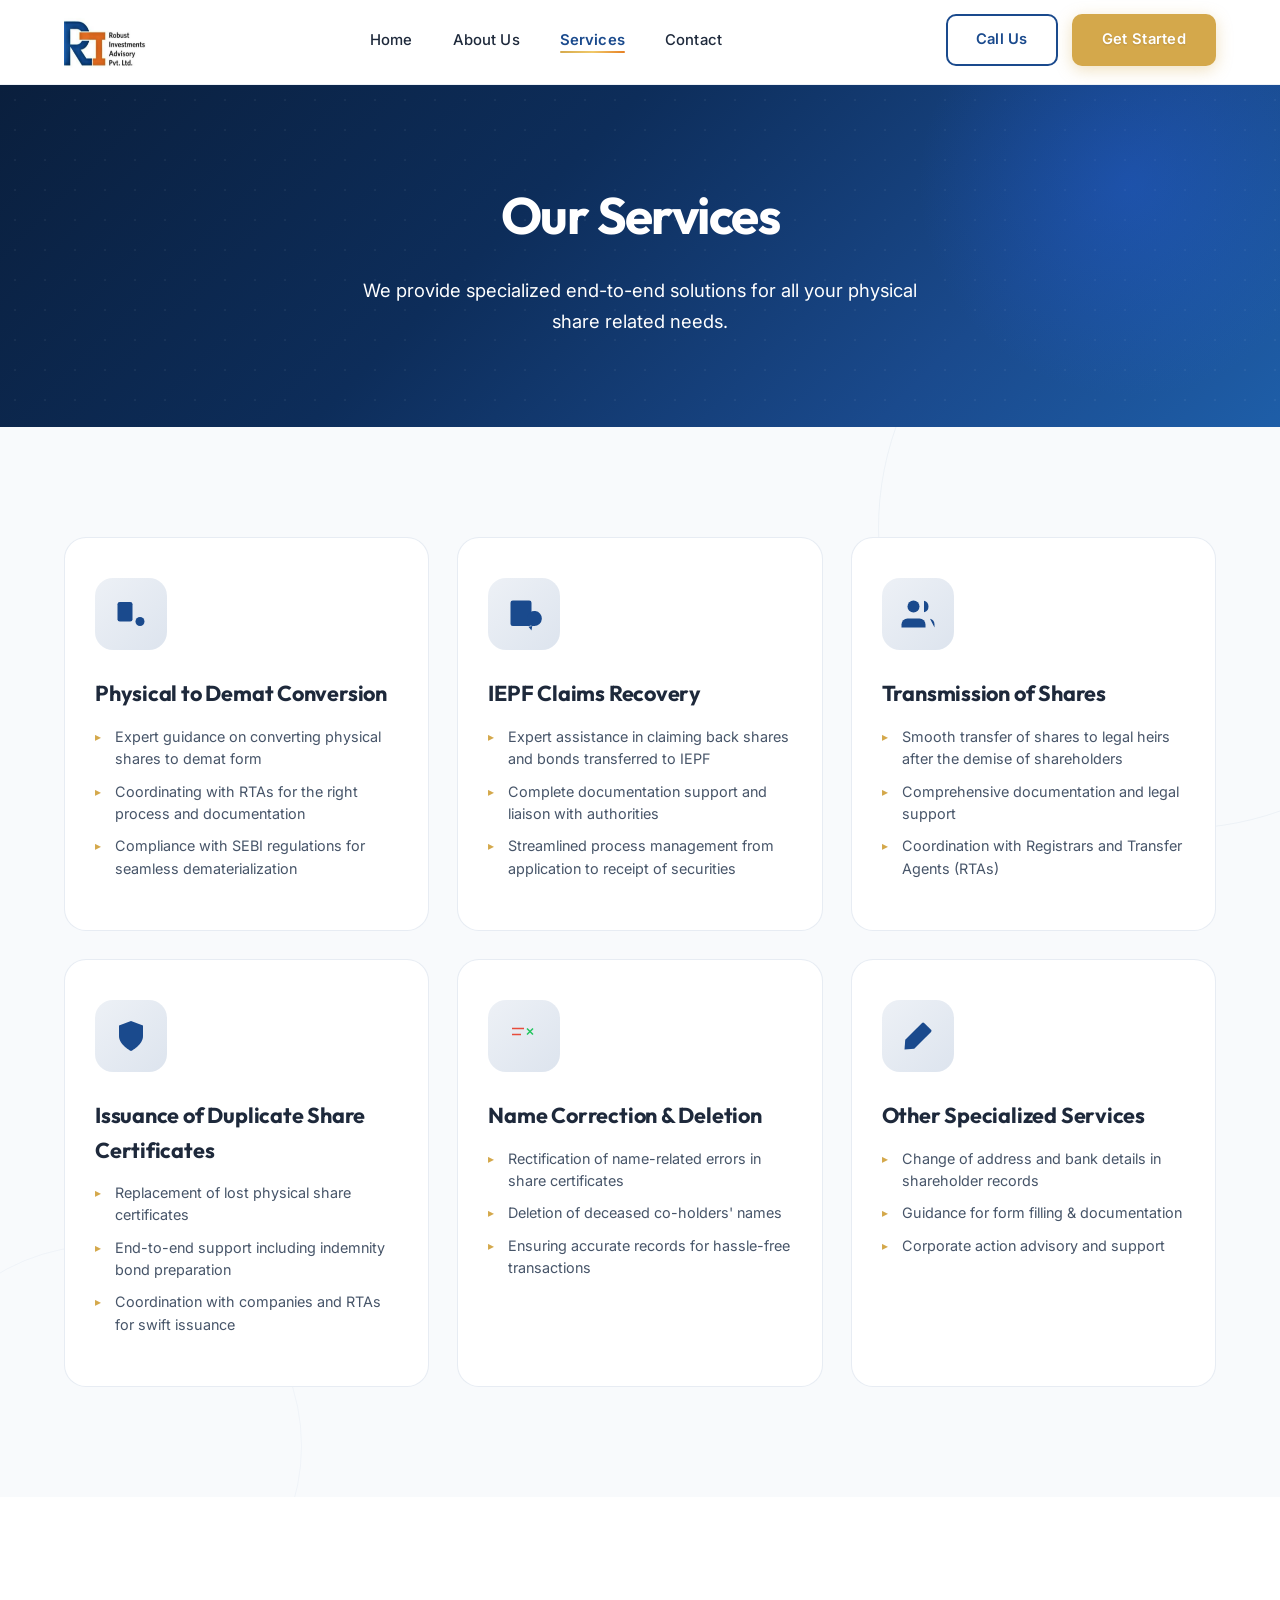
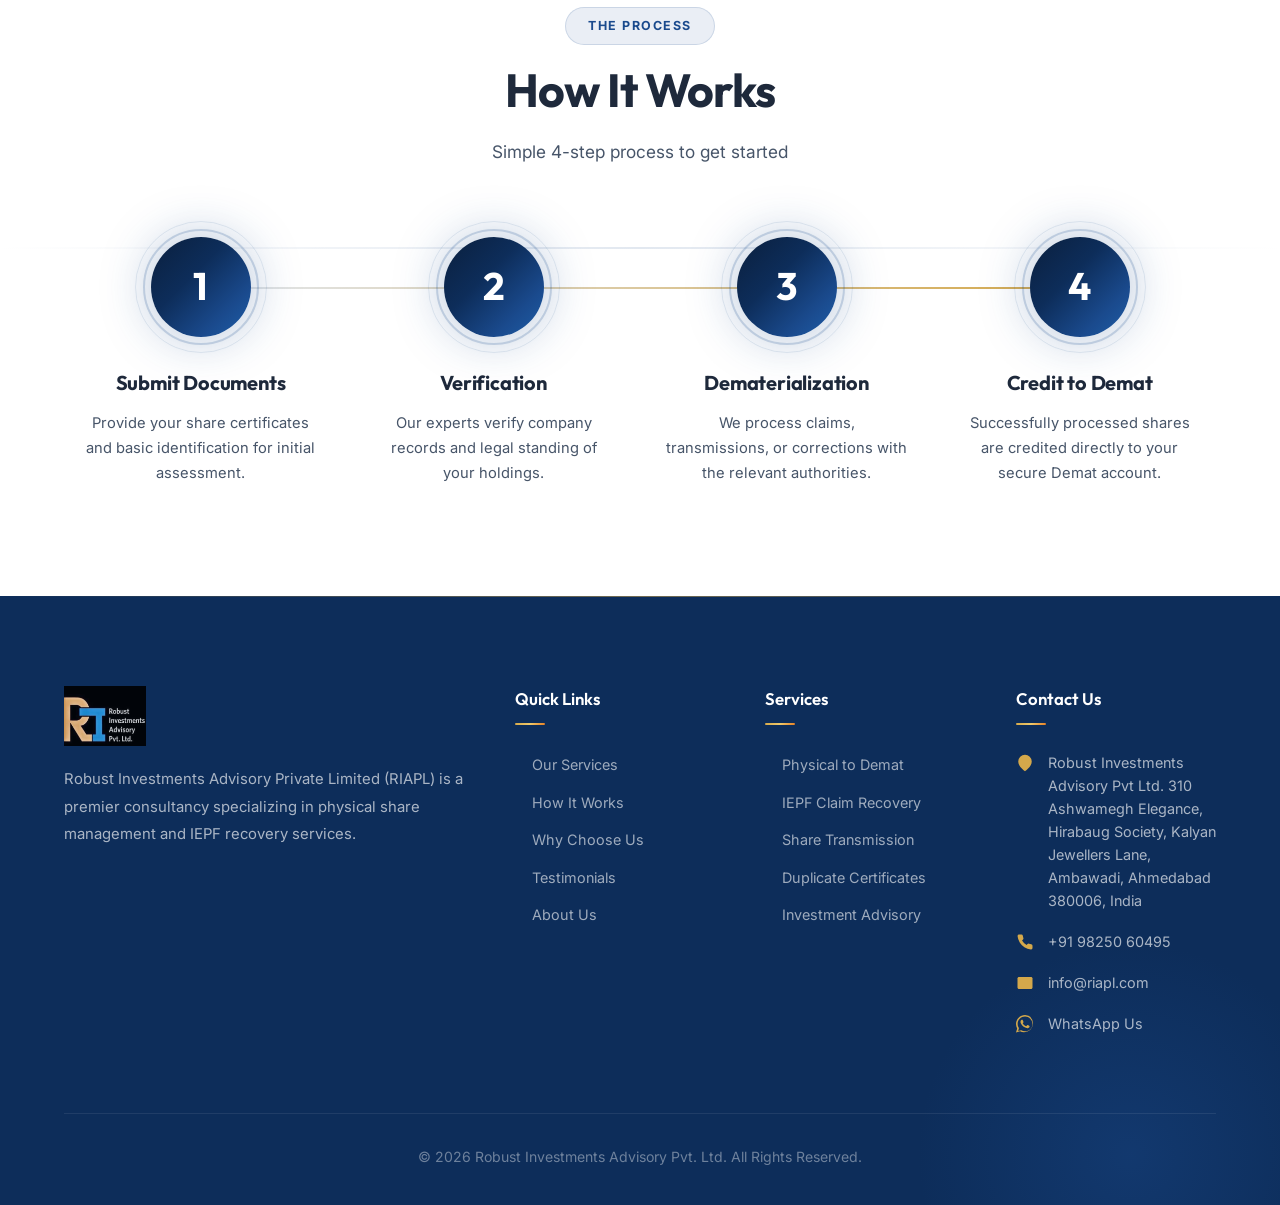
<file: html/services.html>
<!DOCTYPE html>
<html lang="en">

<head>
    <meta charset="UTF-8">
    <meta name="viewport" content="width=device-width, initial-scale=1.0">
    <title>Services | Robust Investments Advisory</title>
    <meta name="description"
        content="Explore our comprehensive range of share conversion and dematerialization services.">
    <link rel="icon" type="image/png" href="../assets/logo.png">

    <!-- Fonts -->
    <link rel="preconnect" href="https://fonts.googleapis.com">
    <link rel="preconnect" href="https://fonts.gstatic.com" crossorigin>
    <link
        href="https://fonts.googleapis.com/css2?family=Inter:wght@400;500;600;700&family=Outfit:wght@500;600;700&display=swap"
        rel="stylesheet">

    <!-- Styles -->
    <link rel="stylesheet" href="../css/styles.css">
</head>

<body>
    <!-- Header -->
    <header id="header">
        <div class="container">
            <nav>
                <a href="../index.html" class="logo">
                    <img src="../assets/logo.png" alt="Robust Investments Advisory">
                </a>

                <ul class="nav-links">
                    <li><a href="../index.html">Home</a></li>
                    <li><a href="about.html">About Us</a></li>
                    <li><a href="services.html" class="active">Services</a></li>
                    <li><a href="contact.html">Contact</a></li>
                </ul>

                <div class="nav-cta">
                    <a href="tel:+919825060495" class="btn btn-outline">Call Us</a>
                    <a href="contact.html" class="btn btn-primary">Get Started</a>
                </div>

                <div class="menu-toggle">
                    <span></span>
                    <span></span>
                    <span></span>
                </div>
            </nav>
        </div>
    </header>

    <!-- Page Header -->
    <section class="page-header">
        <div class="container">
            <h1>Our Services</h1>
            <p>We provide specialized end-to-end solutions for all your physical share related needs.</p>
        </div>
    </section>

    <!-- Services Section -->
    <section class="services" id="all-services">
        <div class="container">
            <div class="services-grid">
                <div class="service-card">
                    <div class="service-icon">
                        <svg viewBox="0 0 24 24">
                            <rect x="3" y="4" width="10" height="13" rx="1.5" />
                            <path d="M7 8h4M7 11h3" />
                            <path d="M14 9l4 0M14 12h6M14 15h5" />
                            <path d="M17 4v4M17 4l2.5 2.5M17 4l-2.5 2.5" stroke-width="1.3" />
                            <circle cx="18" cy="17" r="3" />
                            <path d="M18 15.5v1.5l1 1" stroke-width="1.3" />
                        </svg>
                    </div>
                    <h3>Physical to Demat Conversion</h3>
                    <ul class="service-list">
                        <li>Expert guidance on converting physical shares to demat form</li>
                        <li>Coordinating with RTAs for the right process and documentation</li>
                        <li>Compliance with SEBI regulations for seamless dematerialization</li>
                    </ul>
                </div>

                <div class="service-card">
                    <div class="service-icon">
                        <svg viewBox="0 0 24 24">
                            <rect x="3" y="3" width="14" height="17" rx="1.5" />
                            <path d="M7 7h6M7 10h4M7 13h5" />
                            <path d="M14 14a5 5 0 1 1 4.9 6H17" />
                            <path d="M17 23l-2-2.5 2.5-.5" />
                        </svg>
                    </div>
                    <h3>IEPF Claims Recovery</h3>
                    <ul class="service-list">
                        <li>Expert assistance in claiming back shares and bonds transferred to IEPF</li>
                        <li>Complete documentation support and liaison with authorities</li>
                        <li>Streamlined process management from application to receipt of securities</li>
                    </ul>
                </div>

                <div class="service-card">
                    <div class="service-icon">
                        <svg viewBox="0 0 24 24">
                            <path d="M17 21v-2a4 4 0 0 0-4-4H5a4 4 0 0 0-4 4v2" />
                            <circle cx="9" cy="7" r="4" />
                            <path d="M23 21v-2a4 4 0 0 0-3-3.87M16 3.13a4 4 0 0 1 0 7.75" />
                        </svg>
                    </div>
                    <h3>Transmission of Shares</h3>
                    <ul class="service-list">
                        <li>Smooth transfer of shares to legal heirs after the demise of shareholders</li>
                        <li>Comprehensive documentation and legal support</li>
                        <li>Coordination with Registrars and Transfer Agents (RTAs)</li>
                    </ul>
                </div>

                <div class="service-card">
                    <div class="service-icon">
                        <svg viewBox="0 0 24 24">
                            <path d="M12 22s8-4 8-10V5l-8-3-8 3v7c0 6 8 10 8 10z" />
                        </svg>
                    </div>
                    <h3>Issuance of Duplicate Share Certificates</h3>
                    <ul class="service-list">
                        <li>Replacement of lost physical share certificates</li>
                        <li>End-to-end support including indemnity bond preparation</li>
                        <li>Coordination with companies and RTAs for swift issuance</li>
                    </ul>
                </div>

                <div class="service-card">
                    <div class="service-icon">
                        <svg viewBox="0 0 24 24">
                            <path d="M4 19h16" />
                            <path d="M4 7h8M4 11h6" stroke="#e74c3c" />
                            <path d="M14 7l4 4M18 7l-4 4" stroke="#22c55e" />
                        </svg>
                    </div>
                    <h3>Name Correction & Deletion</h3>
                    <ul class="service-list">
                        <li>Rectification of name-related errors in share certificates</li>
                        <li>Deletion of deceased co-holders' names</li>
                        <li>Ensuring accurate records for hassle-free transactions</li>
                    </ul>
                </div>

                <div class="service-card">
                    <div class="service-icon">
                        <svg viewBox="0 0 24 24">
                            <path d="M14.7 3.3a1 1 0 0 1 1.4 0l4.6 4.6a1 1 0 0 1 0 1.4L9.5 20.5 3 21l.5-6.5z" />
                            <path d="M13 5l6 6" />
                        </svg>
                    </div>
                    <h3>Other Specialized Services</h3>
                    <ul class="service-list">
                        <li>Change of address and bank details in shareholder records</li>
                        <li>Guidance for form filling & documentation</li>
                        <li>Corporate action advisory and support</li>
                    </ul>
                </div>
            </div>
        </div>
    </section>

    <!-- How It Works -->
    <section class="process" id="process">
        <div class="container">
            <div class="section-header">
                <span class="section-tag">The Process</span>
                <h2>How It Works</h2>
                <p>Simple 4-step process to get started</p>
            </div>

            <div class="process-steps">
                <div class="step">
                    <div class="step-number">1</div>
                    <h3>Submit Documents</h3>
                    <p>Provide your share certificates and basic identification for initial assessment.</p>
                </div>

                <div class="step">
                    <div class="step-number">2</div>
                    <h3>Verification</h3>
                    <p>Our experts verify company records and legal standing of your holdings.</p>
                </div>

                <div class="step">
                    <div class="step-number">3</div>
                    <h3>Dematerialization</h3>
                    <p>We process claims, transmissions, or corrections with the relevant authorities.</p>
                </div>

                <div class="step">
                    <div class="step-number">4</div>
                    <h3>Credit to Demat</h3>
                    <p>Successfully processed shares are credited directly to your secure Demat account.</p>
                </div>
            </div>
        </div>
    </section>

    <!-- Footer -->
    <footer>
        <div class="container">
            <div class="footer-content">
                <div class="footer-brand">
                    <img src="../assets/logo.png" alt="Robust Investments Advisory">
                    <p>Robust Investments Advisory Private Limited (RIAPL) is a premier consultancy specializing in
                        physical share management and IEPF recovery services.</p>
                </div>

                <div class="footer-column">
                    <h4>Quick Links</h4>
                    <ul>
                        <li><a href="services.html">Our Services</a></li>
                        <li><a href="services.html#process">How It Works</a></li>
                        <li><a href="about.html">Why Choose Us</a></li>
                        <li><a href="../index.html#testimonials">Testimonials</a></li>
                        <li><a href="about.html">About Us</a></li>
                    </ul>
                </div>

                <div class="footer-column">
                    <h4>Services</h4>
                    <ul>
                        <li><a href="services.html">Physical to Demat</a></li>
                        <li><a href="services.html">IEPF Claim Recovery</a></li>
                        <li><a href="services.html">Share Transmission</a></li>
                        <li><a href="services.html">Duplicate Certificates</a></li>
                        <li><a href="services.html">Investment Advisory</a></li>
                    </ul>
                </div>

                <div class="footer-column">
                    <h4>Contact Us</h4>
                    <div class="contact-item">
                        <svg viewBox="0 0 24 24">
                            <path d="M21 10c0 7-9 13-9 13s-9-6-9-13a9 9 0 0 1 18 0z" />
                            <circle cx="12" cy="10" r="3" />
                        </svg>
                        <span><a href="https://maps.app.goo.gl/g95TgRDLA7wdfubs6" target="_blank"
                                style="color: inherit; text-decoration: none; transition: color 0.3s;">Robust Investments Advisory Pvt Ltd. 310 Ashwamegh Elegance, Hirabaug Society, Kalyan Jewellers Lane, Ambawadi, Ahmedabad 380006, India</a></span>
                    </div>
                    <div class="contact-item">
                        <svg viewBox="0 0 24 24">
                            <path
                                d="M22 16.92v3a2 2 0 0 1-2.18 2 19.79 19.79 0 0 1-8.63-3.07 19.5 19.5 0 0 1-6-6 19.79 19.79 0 0 1-3.07-8.67A2 2 0 0 1 4.11 2h3a2 2 0 0 1 2 1.72 12.84 12.84 0 0 0 .7 2.81 2 2 0 0 1-.45 2.11L8.09 9.91a16 16 0 0 0 6 6l1.27-1.27a2 2 0 0 1 2.11-.45 12.84 12.84 0 0 0 2.81.7A2 2 0 0 1 22 16.92z" />
                        </svg>
                        <span><a href="tel:+919825060495" style="color: inherit; text-decoration: none;">+91 98250 60495</a></span>
                    </div>
                    <div class="contact-item">
                        <svg viewBox="0 0 24 24">
                            <path d="M4 4h16c1.1 0 2 .9 2 2v12c0 1.1-.9 2-2 2H4c-1.1 0-2-.9-2-2V6c0-1.1.9-2 2-2z" />
                            <polyline points="22,6 12,13 2,6" />
                        </svg>
                        <span><a href="mailto:info@riapl.com" style="color: inherit; text-decoration: none;">info@riapl.com</a></span>
                    </div>
                    <div class="contact-item">
                        <svg viewBox="0 0 24 24">
                            <path
                                d="M17.472 14.382c-.297-.149-1.758-.867-2.03-.967-.273-.099-.471-.148-.67.15-.197.297-.767.966-.94 1.164-.173.199-.347.223-.644.075-.297-.15-1.255-.463-2.39-1.475-.883-.788-1.48-1.761-1.653-2.059-.173-.297-.018-.458.13-.606.134-.133.298-.347.446-.52.149-.174.198-.298.298-.497.099-.198.05-.371-.025-.52-.075-.149-.669-1.612-.916-2.207-.242-.579-.487-.5-.669-.51-.173-.008-.371-.01-.57-.01-.198 0-.52.074-.792.372-.272.297-1.04 1.016-1.04 2.479 0 1.462 1.065 2.875 1.213 3.074.149.198 2.096 3.2 5.077 4.487.709.306 1.262.489 1.694.625.712.227 1.36.195 1.871.118.571-.085 1.758-.719 2.006-1.413.248-.694.248-1.289.173-1.413-.074-.124-.272-.198-.57-.347m-5.421 7.403h-.004a9.87 9.87 0 01-5.031-1.378l-.361-.214-3.741.982.998-3.648-.235-.374a9.86 9.86 0 01-1.51-5.26c.001-5.45 4.436-9.884 9.888-9.884 2.64 0 5.122 1.03 6.988 2.898a9.825 9.825 0 012.893 6.994c-.003 5.45-4.437 9.884-9.885 9.884m8.413-18.297A11.815 11.815 0 0012.05 0C5.445 0 .01 5.437.01 12.045c0 2.112.553 4.177 1.535 5.814L0 23.327l5.421-1.547c1.558.832 3.32 1.272 5.109 1.272l.005.001c6.604 0 12.039-5.436 12.043-12.044a11.9 11.9 0 00-3.468-8.498" />
                        </svg>
                        <span><a href="https://wa.me/919825060495" target="_blank" style="color: inherit; text-decoration: none;">WhatsApp Us</a></span>
                    </div>
                </div>
            </div>

            <div class="footer-bottom">
                <p>&copy; 2026 Robust Investments Advisory Pvt. Ltd. All Rights Reserved.</p>
            </div>
        </div>
    </footer>

    <!-- Scripts -->
    <script src="../js/script.js"></script>
</body>

</html>
</file>
<file: css/styles.css>
/* ===== CSS RESET & BASE ===== */
* {
    margin: 0;
    padding: 0;
    box-sizing: border-box;
}

:root {
    /* Brand Colors */
    --primary-blue: #1a4a8d;
    --primary-dark: #0d2d5a;
    --accent-orange: #e67e22;
    --accent-gold: #d4a84b;
    --accent-gold-light: #f0c96a;

    /* Neutrals */
    --white: #ffffff;
    --off-white: #f8fafc;
    --light-gray: #e2e8f0;
    --medium-gray: #94a3b8;
    --dark-gray: #475569;
    --text-dark: #1e293b;

    /* Gradients */
    --hero-gradient: linear-gradient(135deg, #0a1f3d 0%, #0d2d5a 40%, #1a4a8d 75%, #1e5ea8 100%);
    --card-gradient: linear-gradient(180deg, rgba(26, 74, 141, 0.05) 0%, rgba(26, 74, 141, 0.1) 100%);
    --gold-gradient: linear-gradient(135deg, #d4a84b 0%, #f0c96a 50%, #e67e22 100%);
    --glass-bg: rgba(255, 255, 255, 0.07);
    --glass-border: rgba(255, 255, 255, 0.15);

    /* Typography */
    --font-heading: 'Outfit', sans-serif;
    --font-body: 'Inter', sans-serif;

    /* Spacing */
    --section-padding: 110px 0;
    --container-width: 1200px;

    /* Transitions */
    --transition-fast: 0.2s ease;
    --transition-medium: 0.35s cubic-bezier(0.4, 0, 0.2, 1);
    --transition-slow: 0.6s cubic-bezier(0.4, 0, 0.2, 1);
    --transition-spring: 0.5s cubic-bezier(0.34, 1.56, 0.64, 1);

    /* Shadows */
    --shadow-sm: 0 2px 8px rgba(0, 0, 0, 0.07);
    --shadow-md: 0 4px 24px rgba(0, 0, 0, 0.10);
    --shadow-lg: 0 10px 48px rgba(0, 0, 0, 0.14);
    --shadow-xl: 0 20px 80px rgba(0, 0, 0, 0.18);
    --shadow-glow: 0 0 50px rgba(26, 74, 141, 0.35);
    --shadow-gold: 0 8px 32px rgba(212, 168, 75, 0.35);
}

html {
    scroll-behavior: smooth;
}

body {
    font-family: var(--font-body);
    color: var(--text-dark);
    line-height: 1.6;
    background: var(--white);
    overflow-x: hidden;
    -webkit-font-smoothing: antialiased;
}

img, video {
    max-width: 100%;
    height: auto;
    display: block;
}

/* ===== SCROLL PROGRESS BAR ===== */
.scroll-progress {
    position: fixed;
    top: 0;
    left: 0;
    width: 0%;
    height: 3px;
    background: var(--gold-gradient);
    z-index: 99997;
    transition: width 0.1s linear;
    box-shadow: 0 0 10px rgba(212, 168, 75, 0.7);
}

/* ===== PAGE TRANSITION OVERLAY ===== */
.page-transition {
    position: fixed;
    inset: 0;
    background: var(--primary-dark);
    z-index: 99990;
    transform: scaleY(1);
    transform-origin: top;
    animation: pageReveal 1.1s cubic-bezier(0.77, 0, 0.175, 1) forwards;
}

@keyframes pageReveal {
    0% { transform: scaleY(1); }
    100% { transform: scaleY(0); }
}

.container {
    max-width: var(--container-width);
    margin: 0 auto;
    padding: 0 24px;
}

/* ===== HEADER & NAVIGATION ===== */
header {
    position: sticky;
    top: 0;
    left: 0;
    right: 0;
    z-index: 1001;
    background: rgba(255, 255, 255, 0.97);
    backdrop-filter: blur(20px) saturate(180%);
    -webkit-backdrop-filter: blur(20px) saturate(180%);
    border-bottom: 1px solid rgba(26, 74, 141, 0.08);
    transition: all 0.4s cubic-bezier(0.4, 0, 0.2, 1);
    height: 85px;
    /* Sticky needs a stacking context to work with z-index */
    will-change: transform;
}

header.scrolled {
    box-shadow: 0 4px 30px rgba(13, 45, 90, 0.12);
    background: rgba(255, 255, 255, 1);
}

nav {
    display: flex;
    justify-content: space-between;
    align-items: center;
    height: 100%;
    padding: 0;
}

.logo {
    display: flex;
    align-items: center;
    gap: 10px;
    position: relative;
    height: 100%;
    padding: 10px 0px 10px 0px;
    backdrop-filter: blur(20px) saturate(180%);
    -webkit-backdrop-filter: blur(20px) saturate(180%);
}

.logo img {
    height: 60px;
    width: auto;
    transition: var(--transition-medium);
    display: block;
}

.nav-links {
    display: flex;
    gap: 40px;
    list-style: none;
}

.nav-links a {
    text-decoration: none;
    color: var(--text-dark);
    font-weight: 500;
    font-size: 0.93rem;
    position: relative;
    transition: var(--transition-fast);
    letter-spacing: 0.01em;
}

.nav-links a::before {
    content: '';
    position: absolute;
    bottom: -4px;
    left: 0;
    width: 100%;
    height: 2px;
    background: var(--gold-gradient);
    transform: scaleX(0);
    transform-origin: right;
    transition: transform 0.35s cubic-bezier(0.4, 0, 0.2, 1);
    border-radius: 2px;
}

.nav-links a:hover {
    color: var(--primary-blue);
}

.nav-links a:hover::before,
.nav-links a.active::before {
    transform: scaleX(1);
    transform-origin: left;
}

.nav-links a.active {
    color: var(--primary-blue);
    font-weight: 600;
}

.nav-cta {
    display: flex;
    gap: 14px;
    align-items: center;
}

/* ===== BUTTONS ===== */
.btn {
    padding: 12px 28px;
    border-radius: 10px;
    font-weight: 600;
    font-size: 0.92rem;
    text-decoration: none;
    transition: all 0.35s cubic-bezier(0.4, 0, 0.2, 1);
    cursor: pointer;
    border: none;
    display: inline-flex;
    align-items: center;
    gap: 8px;
    position: relative;
    overflow: hidden;
    letter-spacing: 0.02em;
}

.btn::after {
    content: '';
    position: absolute;
    inset: 0;
    background: rgba(255, 255, 255, 0);
    transition: background 0.3s ease;
}

.btn:hover::after {
    background: rgba(255, 255, 255, 0.12);
}

.btn-outline {
    background: transparent;
    border: 2px solid var(--primary-blue);
    color: var(--primary-blue);
}

.btn-outline:hover {
    background: var(--primary-blue);
    color: var(--white);
    transform: translateY(-2px);
    box-shadow: 0 8px 24px rgba(26, 74, 141, 0.25);
}

.btn-primary {
    background: #d4a84b;
    color: var(--white);
    box-shadow: 0 4px 16px rgba(212, 168, 75, 0.35);
    text-shadow: 0 1px 2px rgba(0,0,0,0.12);
    border: 2px solid transparent;
}

.btn-primary:hover {
    background: #c0942f;
    transform: translateY(-3px);
    box-shadow: 0 10px 32px rgba(192, 148, 47, 0.45);
}

.btn-primary svg,
.btn-outline svg {
    transition: transform 0.3s cubic-bezier(0.34, 1.56, 0.64, 1);
}

.btn:hover svg {
    transform: translateX(4px);
}

.btn-large {
    padding: 17px 38px;
    font-size: 1.02rem;
    border-radius: 12px;
}

/* Mobile Menu Toggle */
.menu-toggle {
    display: none;
    flex-direction: column;
    gap: 5px;
    cursor: pointer;
    padding: 10px;
}

.menu-toggle span {
    width: 28px;
    height: 3px;
    background: var(--primary-blue);
    border-radius: 3px;
    transition: var(--transition-medium);
    display: block;
}

.menu-toggle.active span:nth-child(1) {
    transform: translateY(8px) rotate(45deg);
}

.menu-toggle.active span:nth-child(2) {
    opacity: 0;
    transform: scaleX(0);
}

.menu-toggle.active span:nth-child(3) {
    transform: translateY(-8px) rotate(-45deg);
}

/* ===== HERO SECTION ===== */
.hero {
    min-height: calc(100vh - 72px);
    background: var(--hero-gradient);
    display: flex;
    align-items: center;
    position: relative;
    overflow: hidden;
    /* Sticky header is in-flow, so no large offset needed */
    padding-top: 80px;
    padding-bottom: 100px;
}

/* Animated mesh background */
.hero::before {
    content: '';
    position: absolute;
    inset: 0;
    background:
        radial-gradient(ellipse 80% 60% at 70% 40%, rgba(37, 99, 235, 0.25) 0%, transparent 60%),
        radial-gradient(ellipse 50% 40% at 20% 70%, rgba(212, 168, 75, 0.12) 0%, transparent 50%);
    animation: meshPulse 8s ease-in-out infinite alternate;
}

@keyframes meshPulse {
    0% { opacity: 0.7; transform: scale(1); }
    100% { opacity: 1; transform: scale(1.05); }
}

/* Dot grid pattern */
.hero::after {
    content: '';
    position: absolute;
    inset: 0;
    background-image: radial-gradient(circle, rgba(255,255,255,0.07) 1px, transparent 1px);
    background-size: 32px 32px;
    animation: gridDrift 25s linear infinite;
}

@keyframes gridDrift {
    0% { background-position: 0 0; }
    100% { background-position: 32px 32px; }
}

/* Floating orbs */
.hero-orb {
    position: absolute;
    border-radius: 50%;
    filter: blur(80px);
    pointer-events: none;
    z-index: 0;
}

.hero-orb-1 {
    width: 400px;
    height: 400px;
    background: rgba(37, 99, 235, 0.3);
    top: -100px;
    right: 10%;
    animation: orbFloat1 12s ease-in-out infinite;
}

.hero-orb-2 {
    width: 300px;
    height: 300px;
    background: rgba(212, 168, 75, 0.15);
    bottom: 10%;
    left: 5%;
    animation: orbFloat2 15s ease-in-out infinite;
}

.hero-orb-3 {
    width: 200px;
    height: 200px;
    background: rgba(30, 94, 168, 0.25);
    top: 50%;
    left: 45%;
    animation: orbFloat3 10s ease-in-out infinite;
}

@keyframes orbFloat1 {
    0%, 100% { transform: translate(0, 0) scale(1); }
    33% { transform: translate(-30px, 20px) scale(1.05); }
    66% { transform: translate(20px, -30px) scale(0.95); }
}

@keyframes orbFloat2 {
    0%, 100% { transform: translate(0, 0) scale(1); }
    50% { transform: translate(40px, -40px) scale(1.1); }
}

@keyframes orbFloat3 {
    0%, 100% { transform: translate(-50%, -50%) scale(1); }
    50% { transform: translate(-50%, -50%) scale(1.2); opacity: 0.5; }
}

.hero-content {
    display: grid;
    grid-template-columns: 1fr 1fr;
    gap: 60px;
    align-items: center;
    position: relative;
    z-index: 2;
}

/* Hero text animations */
.hero-text {
    animation: heroTextIn 0.9s cubic-bezier(0.16, 1, 0.3, 1) both;
    animation-delay: 0.4s;
}

@keyframes heroTextIn {
    from { opacity: 0; transform: translateY(40px); }
    to { opacity: 1; transform: translateY(0); }
}

.hero-text h1 {
    font-family: var(--font-heading);
    font-size: 3.6rem;
    font-weight: 700;
    color: var(--white);
    line-height: 1.15;
    margin-bottom: 26px;
    letter-spacing: -0.02em;
}

.hero-text h1 span {
    background: var(--gold-gradient);
    -webkit-background-clip: text;
    -webkit-text-fill-color: transparent;
    background-clip: text;
    display: inline-block;
    animation: shimmer 3s ease-in-out infinite;
    background-size: 200% auto;
}

@keyframes shimmer {
    0% { background-position: 0% center; }
    50% { background-position: 100% center; }
    100% { background-position: 0% center; }
}

.hero-text p {
    font-size: 1.12rem;
    color: rgba(255, 255, 255, 0.82);
    margin-bottom: 40px;
    line-height: 1.85;
}

.hero-buttons {
    display: flex;
    gap: 18px;
    flex-wrap: wrap;
}

/* Pulse ring on primary CTA */
.btn-primary.btn-large {
    position: relative;
}

.btn-primary.btn-large::before {
    content: '';
    position: absolute;
    inset: -4px;
    border-radius: 16px;
    border: 2px solid rgba(212, 168, 75, 0.4);
    animation: ctaPulse 2.5s ease-out infinite;
}

@keyframes ctaPulse {
    0% { transform: scale(1); opacity: 0.8; }
    100% { transform: scale(1.12); opacity: 0; }
}

/* ===== STATS BAR ===== */
.stats-bar {
    background: #f0f7ff;
    padding: 60px 0;
    position: relative;
    z-index: 10;
    margin-top: -50px;
    border-radius: 30px 30px 0 0;
    box-shadow: 0 -10px 30px rgba(26, 74, 141, 0.08);
}

.hero-stats {
    display: flex;
    justify-content: space-around;
    gap: 30px;
}

.stat-item {
    text-align: center;
    position: relative;
}

.stat-item::after {
    content: '';
    position: absolute;
    right: -15px;
    top: 15%;
    height: 70%;
    width: 1px;
    background: var(--light-gray);
}

.stat-item:last-child::after { display: none; }

.stat-item h3 {
    font-family: var(--font-heading);
    font-size: 3.2rem;
    color: var(--primary-blue);
    font-weight: 700;
    margin-bottom: 6px;
    background: linear-gradient(135deg, var(--primary-blue), #2563eb);
    -webkit-background-clip: text;
    -webkit-text-fill-color: transparent;
    background-clip: text;
}

.stat-item p {
    font-size: 0.95rem;
    color: var(--dark-gray);
    font-weight: 500;
    letter-spacing: 0.03em;
    text-transform: uppercase;
    font-size: 0.8rem;
}

/* Reveal / counter animation */
.stat-item.counting h3 {
    animation: countUp 0.05s steps(1) both;
}

/* ===== HERO VISUAL ===== */
.hero-visual {
    position: relative;
    display: flex;
    justify-content: center;
    align-items: center;
    animation: heroVisualIn 1s cubic-bezier(0.16, 1, 0.3, 1) both;
    animation-delay: 0.6s;
}

@keyframes heroVisualIn {
    from { opacity: 0; transform: translateX(50px) rotate(2deg); }
    to { opacity: 1; transform: translateX(0) rotate(0deg); }
}

.hero-graphic {
    width: 100%;
    max-width: 600px;
    height: 650px;
    position: relative;
}

/* Central glowing sphere in hero graphic */
.hero-graphic::before {
    content: '';
    position: absolute;
    width: 220px;
    height: 220px;
    background: radial-gradient(circle, rgba(37, 99, 235, 0.4) 0%, rgba(26, 74, 141, 0.2) 40%, transparent 70%);
    border-radius: 50%;
    top: 50%;
    left: 50%;
    transform: translate(-50%, -50%);
    animation: coreGlow 4s ease-in-out infinite;
    filter: blur(20px);
    z-index: 0;
}

@keyframes coreGlow {
    0%, 100% { transform: translate(-50%, -50%) scale(1); opacity: 0.7; }
    50% { transform: translate(-50%, -50%) scale(1.2); opacity: 1; }
}

.floating-card {
    position: absolute;
    background: rgba(255, 255, 255, 0.96);
    backdrop-filter: blur(16px);
    -webkit-backdrop-filter: blur(16px);
    border-radius: 20px;
    padding: 26px;
    width: 255px;
    box-shadow: 0 20px 60px rgba(0,0,0,0.15), 0 0 0 1px rgba(255,255,255,0.5);
    animation: floatCard 7s ease-in-out infinite;
    z-index: 5;
    transform-origin: center;
    transition: transform 0.4s var(--transition-spring), box-shadow 0.4s ease;
}

.floating-card:hover {
    transform: translateY(-8px) scale(1.03) !important;
    box-shadow: 0 30px 80px rgba(0,0,0,0.2), 0 0 0 1px rgba(255,255,255,0.7);
    z-index: 10;
}

.floating-card:nth-child(1) {
    top: 30px;
    left: 0;
    animation-delay: 0s;
}

.floating-card:nth-child(2) {
    top: 38%;
    right: -10px;
    animation-delay: 2.3s;
}

.floating-card:nth-child(3) {
    bottom: 30px;
    left: 50px;
    animation-delay: 4.6s;
}

@keyframes floatCard {
    0%, 100% { transform: translateY(0px) rotate(0deg); }
    25% { transform: translateY(-12px) rotate(0.5deg); }
    75% { transform: translateY(-6px) rotate(-0.5deg); }
}

.floating-card .card-icon {
    width: 52px;
    height: 52px;
    background: var(--hero-gradient);
    border-radius: 14px;
    display: flex;
    align-items: center;
    justify-content: center;
    margin-bottom: 14px;
    box-shadow: 0 8px 20px rgba(26, 74, 141, 0.3);
    transition: var(--transition-spring);
}

.floating-card:hover .card-icon {
    transform: scale(1.1) rotate(-5deg);
    box-shadow: 0 12px 30px rgba(26, 74, 141, 0.4);
}

.floating-card .card-icon svg {
    width: 26px;
    height: 26px;
    fill: var(--white);
}

.floating-card h4 {
    font-family: var(--font-heading);
    font-size: 1.02rem;
    color: var(--text-dark);
    margin-bottom: 5px;
    font-weight: 600;
}

.floating-card p {
    font-size: 0.82rem;
    color: var(--medium-gray);
    margin-bottom: 0;
    line-height: 1.5;
}

/* Accent line on cards */
.floating-card::before {
    content: '';
    position: absolute;
    top: 0;
    left: 20px;
    right: 20px;
    height: 3px;
    background: var(--gold-gradient);
    border-radius: 0 0 4px 4px;
    transform: scaleX(0);
    transition: transform 0.4s ease;
}

.floating-card:hover::before {
    transform: scaleX(1);
}

/* ===== SECTION BASE ===== */
.section-header {
    text-align: center;
    margin-bottom: 70px;
}

.section-tag {
    display: inline-block;
    background: rgba(26, 74, 141, 0.09);
    color: var(--primary-blue);
    padding: 8px 22px;
    border-radius: 30px;
    font-size: 0.78rem;
    font-weight: 700;
    text-transform: uppercase;
    letter-spacing: 1.5px;
    margin-bottom: 18px;
    border: 1px solid rgba(26, 74, 141, 0.15);
    transition: var(--transition-medium);
}

.section-header h2 {
    font-family: var(--font-heading);
    font-size: 2.9rem;
    color: var(--text-dark);
    margin-bottom: 18px;
    letter-spacing: -0.025em;
    line-height: 1.2;
}

.section-header p {
    font-size: 1.08rem;
    color: var(--dark-gray);
    max-width: 580px;
    margin: 0 auto;
    line-height: 1.75;
}

/* ===== SERVICES SECTION ===== */
.services {
    padding: var(--section-padding);
    background: var(--off-white);
    position: relative;
    overflow: hidden;
}

/* Decorative background circles */
.services::before {
    content: '';
    position: absolute;
    width: 600px;
    height: 600px;
    border-radius: 50%;
    border: 1px solid rgba(26, 74, 141, 0.05);
    top: -200px;
    right: -200px;
    pointer-events: none;
}

.services::after {
    content: '';
    position: absolute;
    width: 400px;
    height: 400px;
    border-radius: 50%;
    border: 1px solid rgba(26, 74, 141, 0.04);
    bottom: -150px;
    left: -100px;
    pointer-events: none;
}

.services-grid {
    display: grid;
    grid-template-columns: repeat(3, 1fr);
    gap: 28px;
    position: relative;
    z-index: 1;
}

.service-card {
    background: var(--white);
    border-radius: 22px;
    padding: 40px 30px;
    position: relative;
    overflow: hidden;
    transition: all 0.4s cubic-bezier(0.4, 0, 0.2, 1);
    border: 1px solid rgba(226, 232, 240, 0.8);
}

/* Animated gradient border */
.service-card::before {
    content: '';
    position: absolute;
    inset: 0;
    border-radius: 22px;
    padding: 1px;
    background: var(--gold-gradient);
    -webkit-mask: linear-gradient(#fff 0 0) content-box, linear-gradient(#fff 0 0);
    -webkit-mask-composite: xor;
    mask: linear-gradient(#fff 0 0) content-box, linear-gradient(#fff 0 0);
    mask-composite: exclude;
    opacity: 0;
    transition: opacity 0.4s ease;
}

.service-card::after {
    content: '';
    position: absolute;
    bottom: 0;
    left: 0;
    right: 0;
    height: 4px;
    background: var(--gold-gradient);
    transform: scaleX(0);
    transition: transform 0.4s cubic-bezier(0.4, 0, 0.2, 1);
    border-radius: 0 0 4px 4px;
}

.service-card:hover {
    transform: translateY(-10px);
    box-shadow: var(--shadow-xl);
    border-color: transparent;
}

.service-card:hover::before {
    opacity: 1;
}

.service-card:hover::after {
    transform: scaleX(1);
}

/* Shine sweep on hover */
.service-card .shine {
    position: absolute;
    top: 0;
    left: -100%;
    width: 60%;
    height: 100%;
    background: linear-gradient(90deg, transparent, rgba(255,255,255,0.3), transparent);
    transform: skewX(-15deg);
    transition: left 0.6s ease;
    pointer-events: none;
}

.service-card:hover .shine {
    left: 150%;
}

.service-icon {
    width: 72px;
    height: 72px;
    background: linear-gradient(135deg, rgba(26, 74, 141, 0.08), rgba(26, 74, 141, 0.15));
    border-radius: 18px;
    display: flex;
    align-items: center;
    justify-content: center;
    margin-bottom: 26px;
    transition: all 0.4s cubic-bezier(0.34, 1.56, 0.64, 1);
    position: relative;
}

.service-card:hover .service-icon {
    background: var(--hero-gradient);
    transform: scale(1.1) rotate(-5deg);
    box-shadow: 0 12px 30px rgba(26, 74, 141, 0.35);
}

.service-icon svg {
    width: 36px;
    height: 36px;
    fill: var(--primary-blue);
    transition: all 0.4s ease;
}

.service-card:hover .service-icon svg {
    fill: var(--white);
    transform: scale(1.1);
}

.service-card h3 {
    font-family: var(--font-heading);
    font-size: 1.35rem;
    color: var(--text-dark);
    margin-bottom: 14px;
    transition: color 0.3s ease;
    letter-spacing: -0.01em;
}

.service-card:hover h3 {
    color: var(--primary-blue);
}

.service-card p {
    color: var(--dark-gray);
    font-size: 0.93rem;
    line-height: 1.75;
}

.service-list {
    list-style: none;
    padding: 0;
    margin-top: 15px;
    text-align: left;
}

.service-list li {
    position: relative;
    padding-left: 20px;
    margin-bottom: 10px;
    font-size: 0.9rem;
    color: var(--dark-gray);
    line-height: 1.55;
    transition: color 0.2s ease, padding-left 0.2s ease;
}

.service-list li::before {
    content: '▸';
    position: absolute;
    left: 0;
    color: var(--accent-gold);
    font-size: 0.75rem;
    top: 2px;
    transition: transform 0.2s ease;
}

.service-card:hover .service-list li {
    color: var(--text-dark);
}

.service-card:hover .service-list li::before {
    transform: translateX(2px);
}

/* ===== HOW IT WORKS ===== */
.process {
    padding: var(--section-padding);
    background: var(--white);
    position: relative;
    overflow: hidden;
}

/* Animated background line */
.process::before {
    content: '';
    position: absolute;
    width: 100%;
    height: 2px;
    background: linear-gradient(90deg, transparent, var(--light-gray), transparent);
    top: 50%;
    left: 0;
}

.process-steps {
    display: flex;
    justify-content: space-between;
    position: relative;
    gap: 20px;
}

/* Connector line */
.process-steps::before {
    content: '';
    position: absolute;
    top: 50px;
    left: 12%;
    right: 12%;
    height: 2px;
    background: linear-gradient(90deg, var(--light-gray), var(--accent-gold), var(--light-gray));
    z-index: 0;
    background-size: 200% auto;
    animation: lineFlow 3s linear infinite;
}

@keyframes lineFlow {
    0% { background-position: 200% center; }
    100% { background-position: 0% center; }
}

.step {
    text-align: center;
    position: relative;
    z-index: 1;
    flex: 1;
    padding: 0 16px;
}

.step-number {
    width: 100px;
    height: 100px;
    background: var(--hero-gradient);
    border-radius: 50%;
    display: flex;
    align-items: center;
    justify-content: center;
    margin: 0 auto 30px;
    font-family: var(--font-heading);
    font-size: 2.4rem;
    font-weight: 700;
    color: var(--white);
    box-shadow: var(--shadow-glow);
    transition: all 0.4s cubic-bezier(0.34, 1.56, 0.64, 1);
    position: relative;
}

/* Ripple ring around step numbers */
.step-number::before {
    content: '';
    position: absolute;
    inset: -8px;
    border-radius: 50%;
    border: 2px solid rgba(26, 74, 141, 0.2);
    animation: stepRipple 2.5s ease-out infinite;
}

.step-number::after {
    content: '';
    position: absolute;
    inset: -16px;
    border-radius: 50%;
    border: 1px solid rgba(26, 74, 141, 0.1);
    animation: stepRipple 2.5s ease-out 0.5s infinite;
}

@keyframes stepRipple {
    0% { transform: scale(0.8); opacity: 1; }
    100% { transform: scale(1.2); opacity: 0; }
}

.step:hover .step-number {
    transform: scale(1.12) translateY(-4px);
    box-shadow: 0 20px 60px rgba(26, 74, 141, 0.4);
}

.step h3 {
    font-family: var(--font-heading);
    font-size: 1.25rem;
    color: var(--text-dark);
    margin-bottom: 12px;
    letter-spacing: -0.01em;
}

.step p {
    color: var(--dark-gray);
    font-size: 0.92rem;
    line-height: 1.7;
}

/* ===== WHY CHOOSE US ===== */
.why-us {
    padding: var(--section-padding);
    background: var(--hero-gradient);
    position: relative;
    overflow: hidden;
}

/* Animated mesh for why-us */
.why-us::before {
    content: '';
    position: absolute;
    inset: 0;
    background-image: radial-gradient(circle, rgba(255,255,255,0.04) 1px, transparent 1px);
    background-size: 40px 40px;
}

.why-us::after {
    content: '';
    position: absolute;
    width: 700px;
    height: 700px;
    background: radial-gradient(circle, rgba(37, 99, 235, 0.3) 0%, transparent 60%);
    border-radius: 50%;
    top: -200px;
    right: -200px;
    pointer-events: none;
}

.why-us .section-header {
    position: relative;
    z-index: 1;
}

.why-us .section-header h2,
.why-us .section-header p {
    color: var(--white);
}

.why-us .section-tag {
    background: rgba(255, 255, 255, 0.15);
    color: var(--accent-gold);
    border-color: rgba(255, 255, 255, 0.2);
}

.features-grid {
    display: grid;
    grid-template-columns: repeat(2, 1fr);
    gap: 24px;
    position: relative;
    z-index: 1;
}

.feature-card {
    background: var(--glass-bg);
    backdrop-filter: blur(20px);
    -webkit-backdrop-filter: blur(20px);
    border: 1px solid var(--glass-border);
    border-radius: 22px;
    padding: 36px;
    display: flex;
    gap: 22px;
    transition: all 0.4s cubic-bezier(0.4, 0, 0.2, 1);
    position: relative;
    overflow: hidden;
}

.feature-card::before {
    content: '';
    position: absolute;
    inset: 0;
    background: linear-gradient(135deg, rgba(255,255,255,0.08), transparent);
    opacity: 0;
    transition: opacity 0.4s ease;
}

.feature-card:hover {
    background: rgba(255, 255, 255, 0.12);
    transform: translateX(8px) translateY(-4px);
    border-color: rgba(212, 168, 75, 0.4);
    box-shadow: 0 20px 60px rgba(0, 0, 0, 0.2), 0 0 0 1px rgba(212, 168, 75, 0.2);
}

.feature-card:hover::before {
    opacity: 1;
}

.feature-icon {
    flex-shrink: 0;
    width: 62px;
    height: 62px;
    background: var(--gold-gradient);
    border-radius: 16px;
    display: flex;
    align-items: center;
    justify-content: center;
    box-shadow: var(--shadow-gold);
    transition: var(--transition-spring);
}

.feature-card:hover .feature-icon {
    transform: rotate(-8deg) scale(1.08);
    box-shadow: 0 12px 30px rgba(212, 168, 75, 0.5);
}

.feature-icon svg {
    width: 30px;
    height: 30px;
    fill: var(--white);
}

.feature-content h3 {
    font-family: var(--font-heading);
    font-size: 1.2rem;
    color: var(--white);
    margin-bottom: 10px;
    letter-spacing: -0.01em;
}

.feature-content p {
    color: rgba(255, 255, 255, 0.75);
    font-size: 0.92rem;
    line-height: 1.7;
}

/* ===== CTA SECTION ===== */
.cta {
    padding: 90px 0;
    background: var(--off-white);
    position: relative;
    overflow: hidden;
}

.cta-box {
    background: var(--white);
    border-radius: 32px;
    padding: 64px;
    display: flex;
    justify-content: space-between;
    align-items: center;
    box-shadow: var(--shadow-xl);
    position: relative;
    overflow: hidden;
    border: 1px solid rgba(226, 232, 240, 0.8);
    transition: all 0.4s ease;
}

.cta-box:hover {
    box-shadow: 0 30px 100px rgba(13, 45, 90, 0.15);
    transform: translateY(-4px);
}

.cta-box::before {
    content: '';
    position: absolute;
    top: -80px;
    right: -80px;
    width: 350px;
    height: 350px;
    background: var(--gold-gradient);
    border-radius: 50%;
    opacity: 0.07;
    animation: ctaOrb 8s ease-in-out infinite;
}

.cta-box::after {
    content: '';
    position: absolute;
    bottom: -60px;
    left: -40px;
    width: 250px;
    height: 250px;
    background: var(--hero-gradient);
    border-radius: 50%;
    opacity: 0.05;
    animation: ctaOrb 10s ease-in-out infinite reverse;
}

@keyframes ctaOrb {
    0%, 100% { transform: scale(1); }
    50% { transform: scale(1.15); }
}

.cta-content {
    position: relative;
    z-index: 1;
}

.cta-content h2 {
    font-family: var(--font-heading);
    font-size: 2.3rem;
    color: var(--text-dark);
    margin-bottom: 14px;
    letter-spacing: -0.02em;
    line-height: 1.25;
}

.cta-content p {
    color: var(--dark-gray);
    font-size: 1.08rem;
    line-height: 1.6;
}

.cta-actions {
    position: relative;
    z-index: 1;
    flex-shrink: 0;
    margin-left: 40px;
}

.cta-buttons {
    display: flex;
    gap: 16px;
    align-items: center;
    flex-wrap: wrap;
    justify-content: center;
    position: relative;
    z-index: 1;
}

/* ===== TESTIMONIALS ===== */
.testimonials {
    padding: var(--section-padding);
    background: var(--white);
    position: relative;
    overflow: hidden;
}

.testimonials::before {
    content: '"';
    position: absolute;
    font-size: 400px;
    font-family: Georgia, serif;
    color: rgba(26, 74, 141, 0.03);
    top: -80px;
    left: -40px;
    line-height: 1;
    pointer-events: none;
}

.testimonials-grid {
    display: grid;
    grid-template-columns: 1fr;
    gap: 24px;
    position: relative;
    z-index: 1;
}

@media (min-width: 768px) {
    .testimonials-grid {
        grid-template-columns: repeat(2, 1fr);
        gap: 28px;
    }
}

.testimonial-card {
    background: var(--off-white);
    border-radius: 24px;
    padding: 24px;
    position: relative;
    transition: all 0.4s cubic-bezier(0.4, 0, 0.2, 1);
    border: 1px solid rgba(226, 232, 240, 0.8);
    overflow: hidden;
}

@media (min-width: 768px) {
    .testimonial-card {
        padding: 38px;
    }
}

.testimonial-card::before {
    content: '"';
    position: absolute;
    top: 16px;
    right: 28px;
    font-size: 6rem;
    font-family: Georgia, serif;
    color: var(--primary-blue);
    opacity: 0.08;
    line-height: 1;
    transition: opacity 0.3s ease, transform 0.3s ease;
}

.testimonial-card::after {
    content: '';
    position: absolute;
    bottom: 0;
    left: 0;
    right: 0;
    height: 3px;
    background: var(--gold-gradient);
    transform: scaleX(0);
    transition: transform 0.4s ease;
}

.testimonial-card:hover {
    transform: translateY(-8px);
    box-shadow: var(--shadow-xl);
    background: var(--white);
    border-color: rgba(212, 168, 75, 0.2);
}

.testimonial-card:hover::before {
    opacity: 0.15;
    transform: scale(1.1);
}

.testimonial-card:hover::after {
    transform: scaleX(1);
}

.stars {
    display: flex;
    gap: 4px;
    margin-bottom: 18px;
}

.stars svg {
    width: 17px;
    height: 17px;
    fill: var(--accent-gold);
    transition: transform 0.2s ease;
    filter: drop-shadow(0 2px 4px rgba(212, 168, 75, 0.3));
}

.testimonial-card:hover .stars svg {
    animation: starPop 0.4s cubic-bezier(0.34, 1.56, 0.64, 1) forwards;
}

.testimonial-card:hover .stars svg:nth-child(1) { animation-delay: 0s; }
.testimonial-card:hover .stars svg:nth-child(2) { animation-delay: 0.05s; }
.testimonial-card:hover .stars svg:nth-child(3) { animation-delay: 0.1s; }
.testimonial-card:hover .stars svg:nth-child(4) { animation-delay: 0.15s; }
.testimonial-card:hover .stars svg:nth-child(5) { animation-delay: 0.2s; }

@keyframes starPop {
    0% { transform: scale(1); }
    50% { transform: scale(1.3); }
    100% { transform: scale(1); }
}

.testimonial-text {
    display: -webkit-box;
    -webkit-line-clamp: 4;
    -webkit-box-orient: vertical;
    overflow: hidden;
    margin-bottom: 12px;
}

.testimonial-card blockquote {
    font-size: 0.97rem;
    color: var(--dark-gray);
    line-height: 1.8;
    margin-bottom: 0;
    font-style: italic;
}

.read-more-btn {
    color: var(--primary-blue);
    font-size: 0.88rem;
    font-weight: 600;
    cursor: pointer;
    display: inline-block;
    margin-bottom: 24px;
    transition: color 0.3s;
}

.read-more-btn:hover {
    color: var(--accent-gold);
}

.testimonial-author {
    display: flex;
    align-items: center;
    gap: 14px;
}

.author-avatar {
    width: 52px;
    height: 52px;
    background: var(--hero-gradient);
    border-radius: 50%;
    display: flex;
    align-items: center;
    justify-content: center;
    color: var(--white);
    font-weight: 700;
    font-size: 1.05rem;
    box-shadow: 0 4px 16px rgba(26, 74, 141, 0.3);
    transition: var(--transition-spring);
    position: relative;
}

.author-avatar::after {
    content: '';
    position: absolute;
    inset: -3px;
    border-radius: 50%;
    background: var(--gold-gradient);
    z-index: -1;
    opacity: 0;
    transition: opacity 0.3s ease;
}

.testimonial-card:hover .author-avatar::after {
    opacity: 1;
}

.testimonial-card:hover .author-avatar {
    transform: scale(1.08);
}

.author-info h4 {
    font-size: 1rem;
    color: var(--text-dark);
    margin-bottom: 3px;
    font-weight: 600;
}

.author-info p {
    font-size: 0.83rem;
    color: var(--medium-gray);
}

/* ===== TESTIMONIAL MODAL ===== */
.testimonial-modal {
    position: fixed;
    inset: 0;
    background: rgba(10, 25, 47, 0.85);
    backdrop-filter: blur(8px);
    -webkit-backdrop-filter: blur(8px);
    z-index: 9999;
    display: flex;
    align-items: center;
    justify-content: center;
    opacity: 0;
    pointer-events: none;
    transition: opacity 0.4s ease;
    padding: 20px;
}

.testimonial-modal.active {
    opacity: 1;
    pointer-events: auto;
}

.modal-content {
    background: var(--off-white);
    padding: 30px 20px;
    border-radius: 20px;
    max-width: 650px;
    width: 95%;
    position: relative;
    transform: translateY(30px) scale(0.95);
    transition: transform 0.4s cubic-bezier(0.16, 1, 0.3, 1);
    max-height: 90vh;
    overflow-y: auto;
    border: 1px solid rgba(226, 232, 240, 0.8);
    box-shadow: 0 25px 50px rgba(0,0,0,0.15);
}

@media (min-width: 768px) {
    .modal-content {
        padding: 40px;
        width: 100%;
    }
}

.testimonial-modal.active .modal-content {
    transform: translateY(0) scale(1);
}

.close-modal {
    position: absolute;
    top: 20px;
    right: 20px;
    cursor: pointer;
    background: rgba(26, 74, 141, 0.08);
    border: none;
    width: 40px;
    height: 40px;
    border-radius: 50%;
    display: flex;
    align-items: center;
    justify-content: center;
    transition: all 0.3s;
}

.close-modal:hover {
    background: var(--primary-blue);
}

.close-modal svg {
    width: 20px;
    height: 20px;
    stroke: var(--primary-blue);
    transition: stroke 0.3s;
}

.close-modal:hover svg {
    stroke: var(--white);
}

.modal-quote-text {
    font-size: 1.05rem;
    color: var(--text-dark);
    line-height: 1.8;
    margin-top: 20px;
    font-style: italic;
}

/* ===== FOOTER ===== */
footer {
    background: var(--primary-dark);
    color: var(--white);
    padding: 90px 0 36px;
    position: relative;
    overflow: hidden;
}

footer::before {
    content: '';
    position: absolute;
    top: 0;
    left: 0;
    right: 0;
    height: 1px;
    background: linear-gradient(90deg, transparent, rgba(212, 168, 75, 0.5), transparent);
}

footer::after {
    content: '';
    position: absolute;
    width: 500px;
    height: 500px;
    background: radial-gradient(circle, rgba(26, 74, 141, 0.4) 0%, transparent 60%);
    border-radius: 50%;
    bottom: -200px;
    right: -100px;
    pointer-events: none;
}

.footer-content {
    display: grid;
    grid-template-columns: 2fr 1fr 1fr 1fr;
    gap: 50px;
    margin-bottom: 60px;
    position: relative;
    z-index: 1;
}

.footer-brand p {
    color: rgba(255, 255, 255, 0.65);
    margin: 20px 0;
    line-height: 1.85;
    font-size: 0.93rem;
}

.footer-brand img {
    display: block;
    height: auto;
    max-width: 180px;
    max-height: 60px;
    margin-bottom: 15px;
    filter: invert(1);
    mix-blend-mode: screen;
    opacity: 0.9;
    transition: opacity 0.3s ease;
}

.footer-brand img:hover {
    opacity: 1;
}

.footer-social {
    display: flex;
    gap: 12px;
}

.footer-social a {
    width: 44px;
    height: 44px;
    background: rgba(255, 255, 255, 0.08);
    border: 1px solid rgba(255, 255, 255, 0.12);
    border-radius: 12px;
    display: flex;
    align-items: center;
    justify-content: center;
    transition: all 0.35s cubic-bezier(0.34, 1.56, 0.64, 1);
}

.footer-social a:hover {
    background: var(--accent-gold);
    border-color: var(--accent-gold);
    transform: translateY(-4px) rotate(5deg);
    box-shadow: 0 8px 20px rgba(212, 168, 75, 0.4);
}

.footer-social svg {
    width: 18px;
    height: 18px;
    fill: var(--white);
}

.footer-column {
    position: relative;
    z-index: 1;
}

.footer-column h4 {
    font-family: var(--font-heading);
    font-size: 1.05rem;
    margin-bottom: 26px;
    color: var(--white);
    font-weight: 600;
    position: relative;
    padding-bottom: 12px;
}

.footer-column h4::after {
    content: '';
    position: absolute;
    bottom: 0;
    left: 0;
    width: 30px;
    height: 2px;
    background: var(--gold-gradient);
    border-radius: 2px;
}

.footer-column ul {
    list-style: none;
}

.footer-column ul li {
    margin-bottom: 12px;
}

.footer-column ul a {
    color: rgba(255, 255, 255, 0.6);
    text-decoration: none;
    font-size: 0.9rem;
    transition: all 0.2s ease;
    display: inline-flex;
    align-items: center;
    gap: 6px;
}

.footer-column ul a::before {
    content: '→';
    font-size: 0.75rem;
    opacity: 0;
    transform: translateX(-8px);
    transition: all 0.2s ease;
    color: var(--accent-gold);
}

.footer-column ul a:hover {
    color: var(--accent-gold);
    padding-left: 4px;
}

.footer-column ul a:hover::before {
    opacity: 1;
    transform: translateX(0);
}

.footer-column .contact-item {
    display: flex;
    align-items: flex-start;
    gap: 14px;
    margin-bottom: 18px;
    color: rgba(255, 255, 255, 0.65);
    font-size: 0.9rem;
    transition: color 0.2s ease;
}

.footer-column .contact-item:hover {
    color: rgba(255, 255, 255, 0.9);
}

.footer-column .contact-item svg {
    width: 18px;
    height: 18px;
    fill: var(--accent-gold);
    flex-shrink: 0;
    margin-top: 3px;
}

.footer-bottom {
    border-top: 1px solid rgba(255, 255, 255, 0.08);
    padding-top: 32px;
    text-align: center;
    color: rgba(255, 255, 255, 0.4);
    font-size: 0.88rem;
    position: relative;
    z-index: 1;
}

/* ===== PAGE HEADER ===== */
.page-header {
    background: var(--hero-gradient);
    /* Sticky header is in-flow, just add comfortable top breathing room */
    padding: 90px 0 90px;
    text-align: center;
    color: var(--white);
    position: relative;
    overflow: hidden;
}

.page-header::before {
    content: '';
    position: absolute;
    inset: 0;
    background-image: radial-gradient(circle, rgba(255,255,255,0.05) 1px, transparent 1px);
    background-size: 30px 30px;
    animation: gridDrift 20s linear infinite;
}

.page-header::after {
    content: '';
    position: absolute;
    width: 500px;
    height: 500px;
    background: radial-gradient(circle, rgba(37, 99, 235, 0.3) 0%, transparent 60%);
    border-radius: 50%;
    top: -150px;
    right: -100px;
    pointer-events: none;
}

.page-header h1 {
    font-family: var(--font-heading);
    font-size: 3.2rem;
    margin-bottom: 18px;
    position: relative;
    z-index: 1;
    letter-spacing: -0.03em;
    animation: heroTextIn 0.8s cubic-bezier(0.16, 1, 0.3, 1) both;
    animation-delay: 0.3s;
}

.page-header p {
    font-size: 1.15rem;
    opacity: 0.85;
    max-width: 580px;
    margin: 0 auto;
    position: relative;
    z-index: 1;
    line-height: 1.7;
    animation: heroTextIn 0.8s cubic-bezier(0.16, 1, 0.3, 1) both;
    animation-delay: 0.45s;
}

/* ===== CONTACT PAGE ===== */
.contact-grid {
    display: grid;
    grid-template-columns: 1fr 1.5fr;
    gap: 60px;
}

.contact-info {
    padding-right: 20px;
}

.contact-title {
    font-family: var(--font-heading);
    font-size: 2rem;
    color: var(--text-dark);
    margin-bottom: 18px;
    letter-spacing: -0.02em;
}

.contact-text {
    color: var(--dark-gray);
    margin-bottom: 40px;
    line-height: 1.75;
}

.contact-detail-item {
    display: flex;
    gap: 20px;
    margin-bottom: 30px;
    padding: 20px;
    border-radius: 16px;
    transition: all 0.3s ease;
    border: 1px solid transparent;
}

.contact-detail-item:hover {
    background: var(--off-white);
    border-color: rgba(26, 74, 141, 0.1);
    transform: translateX(4px);
}

.contact-detail-item .icon {
    width: 52px;
    height: 52px;
    background: rgba(26, 74, 141, 0.08);
    border-radius: 14px;
    display: flex;
    align-items: center;
    justify-content: center;
    color: var(--primary-blue);
    flex-shrink: 0;
    transition: all 0.3s ease;
}

.contact-detail-item:hover .icon {
    background: var(--primary-blue);
    color: white;
}

.contact-detail-item:hover .icon svg {
    stroke: white;
}

.contact-detail-item .icon svg {
    width: 22px;
    height: 22px;
    transition: transform 0.3s ease;
}

.contact-detail-item:hover .icon svg {
    transform: scale(1.1);
}

.contact-detail-item h3 {
    font-family: var(--font-heading);
    font-size: 1.05rem;
    color: var(--text-dark);
    margin-bottom: 5px;
}

.contact-detail-item p {
    color: var(--medium-gray);
    font-size: 0.93rem;
    line-height: 1.65;
}

.contact-form-wrapper {
    background: var(--white);
    padding: 44px;
    border-radius: 24px;
    box-shadow: var(--shadow-lg);
    border: 1px solid rgba(226, 232, 240, 0.8);
    transition: box-shadow 0.4s ease;
}

.contact-form-wrapper:hover {
    box-shadow: var(--shadow-xl);
}

.form-group {
    margin-bottom: 26px;
}

.form-group label {
    display: block;
    margin-bottom: 9px;
    font-weight: 600;
    color: var(--text-dark);
    font-size: 0.92rem;
    letter-spacing: 0.01em;
}

.form-group input,
.form-group select,
.form-group textarea {
    width: 100%;
    padding: 14px 18px;
    border: 1.5px solid var(--light-gray);
    border-radius: 10px;
    font-family: var(--font-body);
    font-size: 0.97rem;
    color: var(--text-dark);
    transition: all 0.3s ease;
    background: var(--off-white);
    outline: none;
}

.form-group input:focus,
.form-group select:focus,
.form-group textarea:focus {
    border-color: var(--primary-blue);
    background: var(--white);
    box-shadow: 0 0 0 4px rgba(26, 74, 141, 0.08);
    transform: translateY(-1px);
}

.form-group textarea {
    resize: vertical;
}

.checkbox-group {
    display: grid;
    grid-template-columns: 1fr;
    gap: 10px;
    margin-top: 8px;
    padding: 18px;
    background: var(--off-white);
    border: 1.5px solid var(--light-gray);
    border-radius: 10px;
    transition: border-color 0.3s ease;
}

.checkbox-group:focus-within {
    border-color: var(--primary-blue);
}

.checkbox-label {
    display: flex;
    align-items: center;
    gap: 12px;
    font-size: 0.93rem;
    color: var(--text-dark);
    cursor: pointer;
    font-weight: 400 !important;
    margin-bottom: 0 !important;
    padding: 4px;
    border-radius: 6px;
    transition: background 0.2s ease;
}

.checkbox-label:hover {
    background: rgba(26, 74, 141, 0.05);
    color: var(--primary-blue);
}

.checkbox-label input[type="checkbox"] {
    width: 18px;
    height: 18px;
    padding: 0;
    margin: 0;
    cursor: pointer;
    accent-color: var(--primary-blue);
}

/* ===== FAQ SECTION ===== */
.faq {
    padding: var(--section-padding);
    background: var(--off-white);
}

.faq-grid {
    max-width: 820px;
    margin: 0 auto;
    display: flex;
    flex-direction: column;
    gap: 16px;
}

.faq-item {
    background: var(--white);
    border-radius: 16px;
    overflow: hidden;
    box-shadow: var(--shadow-sm);
    transition: all 0.35s ease;
    border: 1px solid rgba(226, 232, 240, 0.8);
}

.faq-item:hover {
    box-shadow: var(--shadow-md);
    border-color: rgba(26, 74, 141, 0.1);
}

.faq-item.active {
    border-color: rgba(26, 74, 141, 0.2);
    box-shadow: var(--shadow-md);
}

.faq-question {
    width: 100%;
    padding: 26px 28px;
    display: flex;
    justify-content: space-between;
    align-items: center;
    background: none;
    border: none;
    cursor: pointer;
    font-family: var(--font-heading);
    font-size: 1.08rem;
    font-weight: 600;
    color: var(--text-dark);
    text-align: left;
    transition: all 0.3s ease;
    gap: 16px;
}

.faq-question:hover {
    color: var(--primary-blue);
}

.faq-icon-wrapper {
    width: 36px;
    height: 36px;
    background: rgba(26, 74, 141, 0.08);
    border-radius: 50%;
    display: flex;
    align-items: center;
    justify-content: center;
    flex-shrink: 0;
    transition: all 0.35s cubic-bezier(0.34, 1.56, 0.64, 1);
}

.faq-item.active .faq-icon-wrapper {
    background: var(--primary-blue);
    transform: rotate(45deg);
}

.faq-question svg {
    width: 18px;
    height: 18px;
    fill: none;
    stroke: var(--primary-blue);
    stroke-width: 2.5;
    transition: none;
}

.faq-item.active .faq-question svg {
    stroke: white;
}

.faq-answer {
    max-height: 0;
    overflow: hidden;
    transition: max-height 0.4s cubic-bezier(0.4, 0, 0.2, 1);
}

.faq-answer p {
    padding: 0 28px 28px;
    color: var(--dark-gray);
    line-height: 1.8;
    margin: 0;
    font-size: 0.95rem;
}

/* ===== ABOUT PAGE VALUES ===== */
.value-card {
    background: var(--white);
    padding: 36px;
    border-radius: 20px;
    box-shadow: var(--shadow-sm);
    text-align: center;
    transition: all 0.4s cubic-bezier(0.4, 0, 0.2, 1);
    border: 1px solid rgba(226, 232, 240, 0.8);
    position: relative;
    overflow: hidden;
}

.value-card::before {
    content: '';
    position: absolute;
    inset: 0;
    background: var(--hero-gradient);
    opacity: 0;
    transition: opacity 0.4s ease;
    z-index: 0;
}

.value-card:hover {
    transform: translateY(-8px) scale(1.02);
    box-shadow: var(--shadow-xl);
    border-color: transparent;
}

.value-card:hover::before {
    opacity: 1;
}

.value-card:hover h3,
.value-card:hover p {
    color: white;
    position: relative;
    z-index: 1;
}

.value-card .value-icon {
    position: relative;
    z-index: 1;
    transition: all 0.4s cubic-bezier(0.34, 1.56, 0.64, 1);
}

.value-card:hover .value-icon {
    background: rgba(255,255,255,0.2) !important;
}

.value-card:hover .value-icon svg {
    stroke: white !important;
}

.value-card h3 {
    transition: color 0.3s ease;
}

.value-card p {
    transition: color 0.3s ease;
}

/* ===== MISSION/VISION SECTION ===== */
.mission-vision-wrapper {
    flex: 1;
    display: flex;
    flex-direction: column;
    gap: 20px;
}

/* ===== REVEAL ANIMATIONS ===== */
.reveal-up {
    opacity: 0;
    transform: translateY(40px);
    transition: all 0.7s cubic-bezier(0.16, 1, 0.3, 1);
}

.reveal-up.visible {
    opacity: 1;
    transform: translateY(0);
}

.reveal-left {
    opacity: 0;
    transform: translateX(-40px);
    transition: all 0.7s cubic-bezier(0.16, 1, 0.3, 1);
}

.reveal-left.visible {
    opacity: 1;
    transform: translateX(0);
}

.reveal-scale {
    opacity: 0;
    transform: scale(0.92);
    transition: all 0.7s cubic-bezier(0.16, 1, 0.3, 1);
}

.reveal-scale.visible {
    opacity: 1;
    transform: scale(1);
}

.stagger-1 { transition-delay: 0.05s; }
.stagger-2 { transition-delay: 0.12s; }
.stagger-3 { transition-delay: 0.19s; }
.stagger-4 { transition-delay: 0.26s; }
.stagger-5 { transition-delay: 0.33s; }
.stagger-6 { transition-delay: 0.40s; }

/* Counter animation */
.stat-item h3 {
    transition: all 0.3s ease;
}

/* ===== BACK TO TOP ===== */
.back-to-top {
    position: fixed;
    bottom: 36px;
    right: 36px;
    width: 52px;
    height: 52px;
    background: var(--hero-gradient);
    border-radius: 50%;
    display: flex;
    align-items: center;
    justify-content: center;
    box-shadow: 0 8px 24px rgba(13, 45, 90, 0.3);
    cursor: pointer;
    z-index: 500;
    opacity: 0;
    transform: translateY(20px);
    transition: all 0.4s cubic-bezier(0.34, 1.56, 0.64, 1);
    border: none;
    text-decoration: none;
}

.back-to-top.visible {
    opacity: 1;
    transform: translateY(0);
}

.back-to-top:hover {
    transform: translateY(-4px) scale(1.08);
    box-shadow: 0 12px 36px rgba(13, 45, 90, 0.4);
}

.back-to-top svg {
    width: 22px;
    height: 22px;
    fill: none;
    stroke: white;
    stroke-width: 2.5;
}

/* Tooltip */
.back-to-top::before {
    content: 'Back to top';
    position: absolute;
    right: calc(100% + 12px);
    top: 50%;
    transform: translateY(-50%);
    background: var(--text-dark);
    color: white;
    font-size: 0.75rem;
    font-weight: 600;
    padding: 6px 12px;
    border-radius: 6px;
    white-space: nowrap;
    opacity: 0;
    pointer-events: none;
    transition: opacity 0.2s ease;
}

.back-to-top:hover::before {
    opacity: 1;
}

/* ===== MOBILE NAV OVERLAY ===== */
@media (max-width: 768px) {
    .nav-links {
        display: none;
        position: fixed;
        top: 0;
        left: 0;
        right: 0;
        height: 100vh;
        background: var(--primary-dark);
        flex-direction: column;
        justify-content: center;
        align-items: center;
        gap: 32px;
        z-index: 999;
        padding: 20px;
    }

    .nav-links.active {
        display: flex;
        animation: mobileNavIn 0.4s cubic-bezier(0.16, 1, 0.3, 1) both;
    }

    @keyframes mobileNavIn {
        from { opacity: 0; transform: scale(0.95); }
        to { opacity: 1; transform: scale(1); }
    }

    .nav-links li {
        opacity: 0;
        transform: translateY(20px);
    }

    .nav-links.active li {
        animation: navItemIn 0.4s cubic-bezier(0.16, 1, 0.3, 1) forwards;
    }

    .nav-links.active li:nth-child(1) { animation-delay: 0.1s; }
    .nav-links.active li:nth-child(2) { animation-delay: 0.15s; }
    .nav-links.active li:nth-child(3) { animation-delay: 0.2s; }
    .nav-links.active li:nth-child(4) { animation-delay: 0.25s; }

    @keyframes navItemIn {
        to { opacity: 1; transform: translateY(0); }
    }

    .nav-links a {
        color: white;
        font-size: 1.6rem;
        font-family: var(--font-heading);
        font-weight: 700;
    }

    .nav-links a:hover { color: var(--accent-gold); }
    .nav-links a.active { color: var(--accent-gold); }

    .menu-toggle {
        display: flex;
        z-index: 1001;
        position: relative;
    }

    .menu-toggle.active span {
        background: var(--accent-gold);
    }

    .nav-cta {
        display: none;
    }
}

/* ===== RESPONSIVE ===== */
@media (max-width: 1024px) {
    .hero-content {
        grid-template-columns: 1fr;
        text-align: center;
    }

    .hero-visual {
        position: relative;
        display: flex;
        flex-direction: column;
        justify-content: center;
        align-items: center;
        gap: 30px;
    }

    .hero-text h1 { font-size: 2.8rem; }
    .hero-buttons { justify-content: center; }
    .hero-stats { display: flex; gap: 40px; margin-top: 20px; }
    .services-grid { grid-template-columns: repeat(2, 1fr); }
    .features-grid { grid-template-columns: 1fr; }
    .footer-content { grid-template-columns: 1fr 1fr; }
}

@media (max-width: 768px) {
    .hero-text h1 { font-size: 2.2rem; }
    .section-header h2 { font-size: 2.1rem; }
    .services-grid { grid-template-columns: 1fr; }
    
    .testimonials-grid { 
        grid-template-columns: 1fr;
    }
    .testimonials .container { height: auto; padding: 60px 0; }

    .process-steps {
        flex-direction: column;
        gap: 50px;
    }

    .process-steps::before { display: none; }

    .cta-box {
        flex-direction: column;
        text-align: center;
        gap: 32px;
        padding: 44px 32px;
    }

    .cta-actions { margin-left: 0; }
    .footer-content { grid-template-columns: 1fr; text-align: center; }
    .footer-social { justify-content: center; }
    .footer-column h4::after { left: 50%; transform: translateX(-50%); }
    .hero-stats { display: flex; gap: 30px; margin-top: 20px; }
    .contact-grid { grid-template-columns: 1fr; gap: 40px; }
    .page-header { padding: 100px 0 50px; }
    .page-header h1 { font-size: 2rem; }
    .page-header p { font-size: 1rem; }
}

@media (max-width: 480px) {
    .hero { padding-top: 50px; }
    .hero-text h1 { font-size: 1.85rem; }
    .btn-large { padding: 15px 28px; font-size: 0.95rem; }
    .step-number { width: 80px; height: 80px; font-size: 2rem; }
    .back-to-top { bottom: 24px; right: 24px; }
    .hero-stats { flex-direction: column; gap: 20px; }
    .stat-item::after { display: none; }
}

/* ===== HERO BUTTON OVERRIDE FOR DARK BG ===== */
.hero .btn-outline {
    border-color: rgba(255, 255, 255, 0.7);
    color: var(--white);
    background: transparent;
}

.hero .btn-outline:hover {
    background: rgba(255, 255, 255, 0.15);
    border-color: rgba(255, 255, 255, 1);
    color: var(--white);
    transform: translateY(-2px);
    box-shadow: none;
}

/* ===== ANIMATED COUNTER ===== */
@keyframes countUp {
    from { opacity: 0.5; transform: translateY(4px); }
    to { opacity: 1; transform: translateY(0); }
}

/* ===== LOADING SKELETON (for future use) ===== */
@keyframes skeleton {
    0% { background-position: -200% 0; }
    100% { background-position: 200% 0; }
}

/* ===== DOWNLOADS PAGE STYLES ===== */
.downloads-grid {
    display: grid;
    grid-template-columns: 1fr;
    gap: 1.5rem;
    margin-top: 2rem;
}

@media (min-width: 640px) {
    .downloads-grid {
        grid-template-columns: repeat(2, 1fr);
    }
}

@media (min-width: 1024px) {
    .downloads-grid {
        grid-template-columns: repeat(auto-fit, minmax(300px, 1fr));
        gap: 2rem;
    }
}

.download-card {
    background: white;
    border-radius: 12px;
    padding: 1.5rem;
    box-shadow: var(--shadow-sm);
    transition: transform 0.3s ease, box-shadow 0.3s ease, border-color 0.3s ease;
    display: flex;
    flex-direction: column;
    border: 1px solid var(--light-gray);
}

@media (min-width: 768px) {
    .download-card {
        padding: 2rem;
    }
}

.download-card:hover {
    transform: translateY(-5px);
    box-shadow: var(--shadow-md);
    border-color: var(--primary-blue);
}

.download-icon {
    width: 48px;
    height: 48px;
    background: rgba(26, 74, 141, 0.05);
    border-radius: 12px;
    display: flex;
    align-items: center;
    justify-content: center;
    margin-bottom: 1.5rem;
    color: var(--primary-blue);
}

.download-icon svg {
    width: 24px;
    height: 24px;
    stroke: currentColor;
    fill: none;
    stroke-width: 2;
    stroke-linecap: round;
    stroke-linejoin: round;
}

.download-card h3 {
    font-size: 1.15rem;
    margin-bottom: 1.5rem !important;
    color: var(--text-dark);
    flex-grow: 1;
}

.download-btn {
    display: inline-flex;
    align-items: center;
    justify-content: center;
    padding: 0.75rem 1.5rem;
    background-color: var(--primary-blue);
    color: white;
    border-radius: 8px;
    text-decoration: none;
    font-weight: 600;
    transition: background-color 0.3s ease;
    gap: 0.5rem;
    width: 100%;
}

.download-btn:hover {
    background-color: var(--primary-dark);
    color: white;
}

.download-btn svg {
    width: 18px;
    height: 18px;
    stroke: currentColor;
    fill: none;
    stroke-width: 2;
    stroke-linecap: round;
    stroke-linejoin: round;
}

/* ===== ABOUT PAGE SPECIFIC ===== */
.about-image-wrapper {
    position: relative;
    border-radius: 24px;
    overflow: hidden;
    box-shadow: var(--shadow-lg);
}

.mission-vision-wrapper {
    display: flex;
    flex-direction: column;
    gap: 24px;
}

.about-text-content {
    margin-bottom: 40px;
}

@media (min-width: 1024px) {
    .about-text-content {
        margin-bottom: 0;
    }
}

/* Global Responsive Tweaks */
@media (max-width: 768px) {
    :root {
        --section-padding: 70px 0;
    }
    
    .container {
        padding: 0 20px;
    }
}

@media (max-width: 480px) {
    .hero-buttons {
        flex-direction: column;
        width: 100%;
    }
    
    .hero-buttons .btn {
        width: 100%;
        justify-content: center;
    }
}

.section-title-large {
    font-family: var(--font-heading);
    font-size: 2.5rem;
    color: var(--text-dark);
    margin-bottom: 20px;
}

.about-p-main {
    color: var(--dark-gray);
    font-size: 1.1rem;
    line-height: 1.8;
    margin-bottom: 20px;
}

@media (max-width: 768px) {
    .section-title-large {
        font-size: 1.85rem;
    }
    
    .about-p-main {
        font-size: 1rem;
    }
}
</file>
